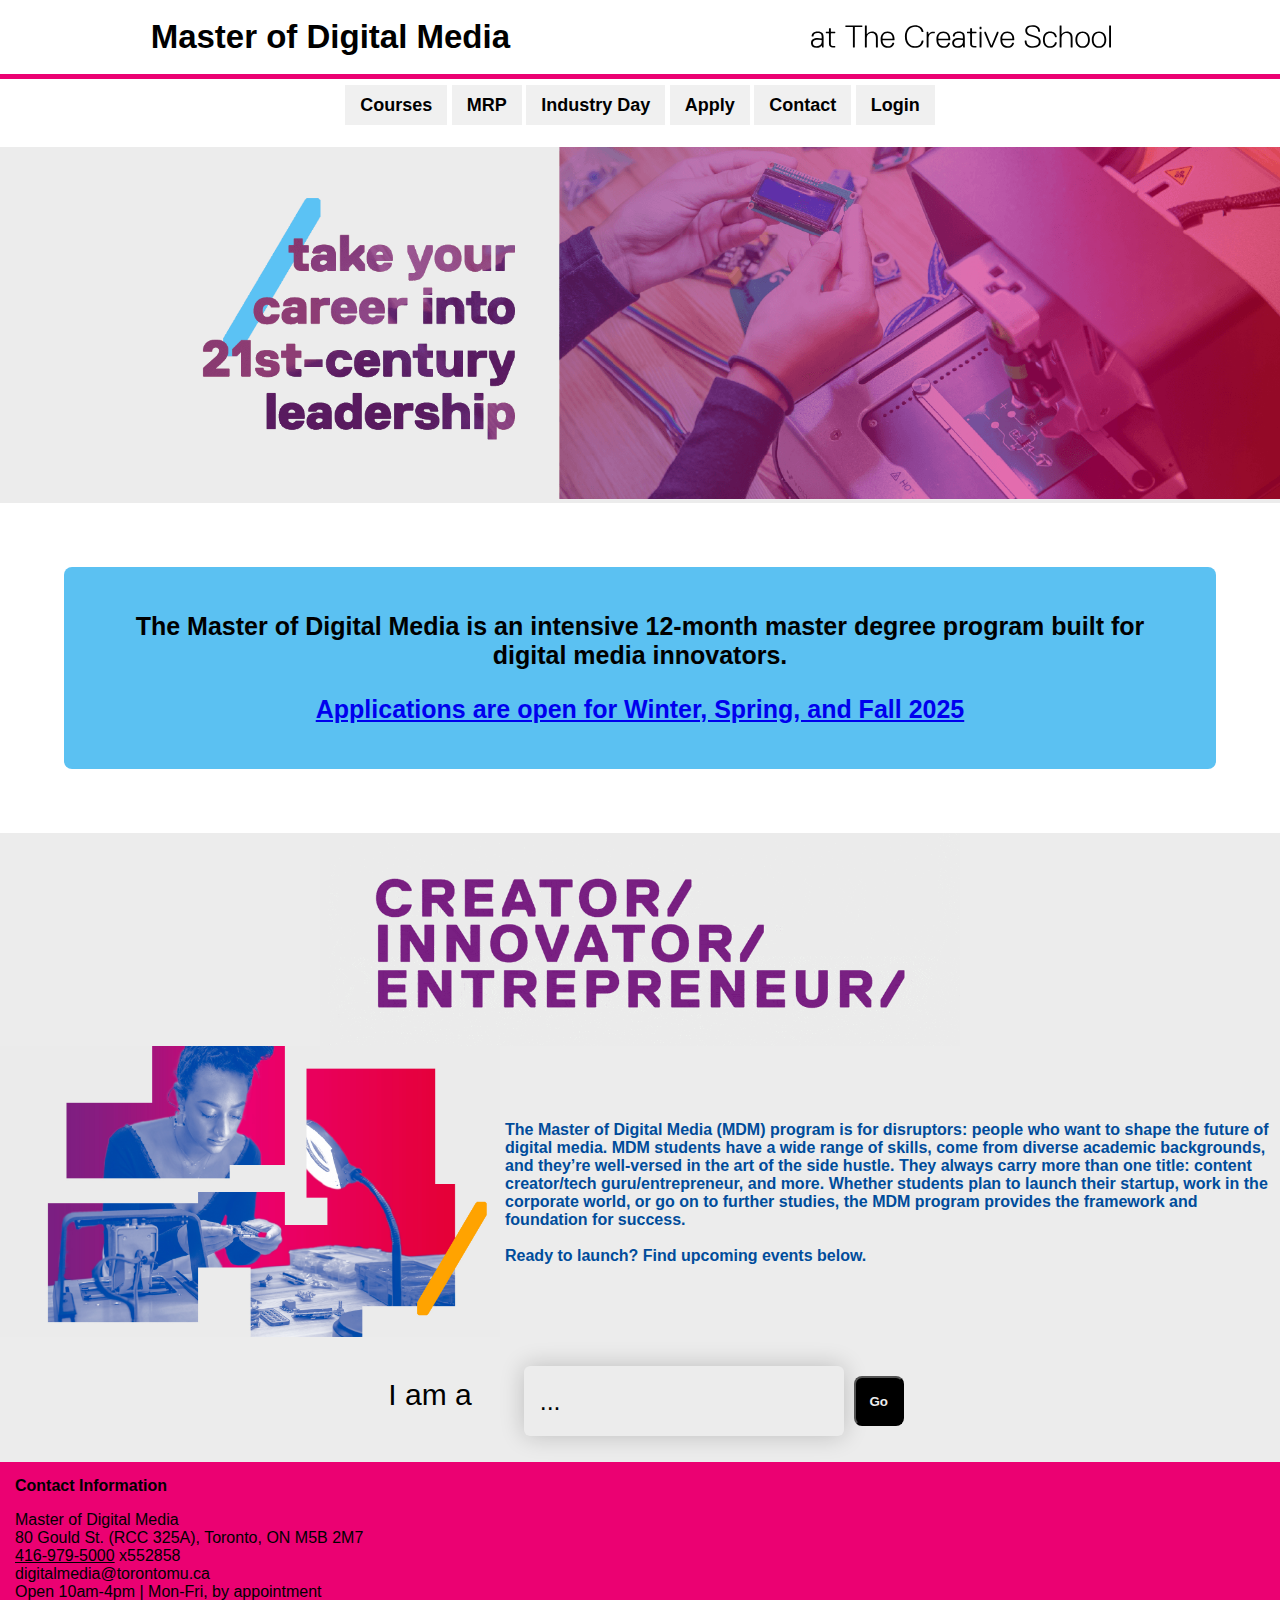
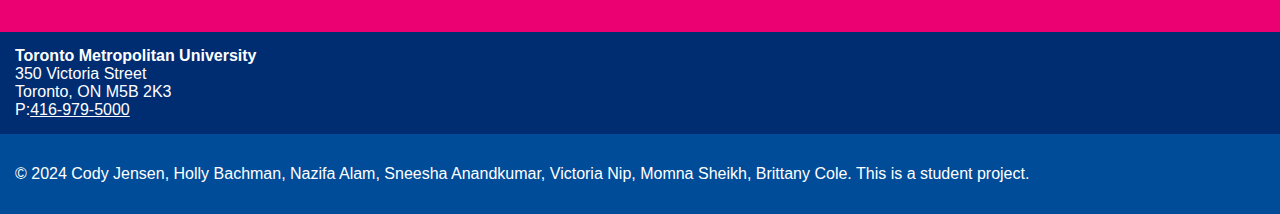
<file: index.html>
<!DOCTYPE html>
<html lang="en">
    <head>
        <meta charset="UTF-8">
        <title>Landing Page</title>
        <link rel="stylesheet" href="./css/common.css">
        <link rel="stylesheet" href="./css/landing.css">
    </head>
    <body>
        <div class ="heading-wrapper">
            <div class="site-heading">
                <h1 class="site-heading-a" > <a href="/index.html"> Master of Digital Media  </a> </h2>
            <a href="https://www.torontomu.ca/the-creative-school/" class="logoContainer">
                <img src= "./branding/at-the-creative-school.svg" alt="The Creative School" width="300"height="23">
            </a>
            </div>
        </div>
                
     <!-- NAV BAR -->
        <div class="nav-break"> </div>
        <div class="horizontal-nav"> 
            <div class="container"> 
                <div class="row">
                    <nav class="horizontal-navigation">
                        <ul class="navbar">                      
                            <li>
                                <a href="pages/courses.html"> Courses </a>
                            </li>

                            <li>
                                <a href="pages/mrp.html"> MRP </a>
                            </li>

                            <li>
                                <a href="pages/industry-day.html"> Industry Day </a>
                            </li>

                            <li>
                                <a href="pages/apply.html"> Apply </a>
                            </li>

                            <li>
                                <a href="pages/contact.html"> Contact </a>
                            </li>

                            <li>
                                <a href="pages/login.html"> Login </a>
                            </li>
                        </ul>
                    </nav>
                </div>
            </div>
        </div>

    <!-- CONTENT -->

        <div class="grey-bkg">
            <div id="image-centre">
                    <img 
                    width="100%"
                    src="./images/index/21st-century-leadership.png">
            </div>
            
       </div>

       <div class="title-banner">
        <p>The Master of Digital Media is an intensive 12-month master degree program built for digital media innovators.</p>
       <p style="display: flex; text-align: center; justify-content: center;"> <a href="https://www.torontomu.ca/master-digital-media/admissions/"> Applications are open for Winter, Spring, and Fall 2025 </a> </p>

       </div>
       
       <div class="grey-bkg">
            <img
            width="50%"
            style="display: flex; text-align: center; justify-content: center;"
            src="./images/index/creator-innovator.gif">
       </div>
      
    <div>
        <div class="grey-bkg-two">
            <div id="img">
                <img width=500px src="./images/index/mdm_image-pixel-block.jpg">
            </div>           
            
            <div class="flex-column">
                
                <div>    
                    <p id="blue-bold-text">
                        The Master of Digital Media (MDM) program is for disruptors: people who want to shape the future of digital media. MDM students have a wide range of skills, come from diverse academic backgrounds, and they’re well-versed in the art of the side hustle. They always carry more than one title: content creator/tech guru/entrepreneur, and more. Whether students plan to launch their startup, work in the corporate world, or go on to further studies, the MDM program provides the framework and foundation for success.
                        <br><br>
                        Ready to launch? Find upcoming events below.
                    </p>
                </div>
            </div>
        </div>
       
        <div>
            <div class= dropdown-select>
                <p id="iam">I am a</p>
                <select>
                    <option value="empty"> ... </option>
                    <option id="studentOption" value="student">Student</option>
                    <option id="applicantOption" value="applicant">Applicant</option>
                </select>
                <button id="go-button" onclick="getCal()" type="Button"> Go </button> 
            </div> 
        </div>
               
      </div>
  

        <div id="calendar-studentsection"> 
            <div class="news-banner">
                <h3> news & events </h3>
            </div>
            <div class="content-section">
                <div class="student-calendar">
                    <iframe src="https://calendar.google.com/calendar/embed?src=c_e620669b4e79bd592463ef9c33d3e4cb1430eb448e783d1aed29bc005c27ec22%40group.calendar.google.com&ctz=America%2FToronto" style="border: 0" width="800" height="600" frameborder="0" scrolling="no"></iframe>            
                </div> 
                <div class="calendar-studentcontent">    
                    <div class=" calendar-card">
                        <strong> DG8001 - Artifacts from the Future W11 DUE </strong></a>
                        <p class="small-date-time">
                                November 25, 2024
                                <br>6:00PM - 9:00PM
                        </p>
                    </div>
                    <div class=" calendar-card">
                        <strong>DG8002 - Website Project DUE  </strong></a>
                        <p class="small-date-time">
                                November 26, 2024
                                <br>6:00PM
                        </p>                </div>        
                    <div class=" calendar-card">
                        <strong>DG8003 - Final Prototype Presentation (WED) </strong></a>
                        <p class="small-date-time">
                                November 27, 2024
                                <br>1:00 PM
                        </p>                </div>  
                    <div class=" calendar-card">
                        <strong>DG8003 - Final Prototype Presentation (FRI) </strong></a>
                        <p class="small-date-time">
                                November 29 2024
                                <br>2:30 PM
                        </p>  
                    </div>
                </div>          
            </div>
        </div>    

        <div id="calendar-applicantsection"> 
            <div class="news-banner">
                <h3> news & events </h3>
            </div>
            <div class="content-section">
                <div class="applicant-calendar">
                    <iframe src="https://calendar.google.com/calendar/embed?src=c_09f70b8ad40a180e544d20e7c87504c88f69145da47f6b8188a8b93b9fd55478%40group.calendar.google.com&ctz=America%2FToronto" style="border: 0" width="800" height="600" frameborder="0" scrolling="no"></iframe>          
                </div> 

                <div class="calendar-applicantcontent">    
                    <div class=" calendar-card">
                            <a href="https://www.torontomu.ca/master-digital-media/news-events/2024/11/open-house-master-of-digital-media/"> 
                                <strong>MDM Demo Class  </strong></a>
                            <p class="small-date-time">
                                November 09, 2024
                                <br>11:00 AM EST - 2:00 PM EST
                                <br>Rogers Communications Centre, 80 Gould St
                            </p>
                    </div>
                    <div class=" calendar-card">
                        <a href="https://www.torontomu.ca/master-digital-media/news-events/2024/12/info-session-master-of-digital-media1/"> 
                            <strong>Online Info Session: Master of Digital Media</strong></a>
                        <p class="small-date-time">
                            December 03, 2024
                            <br>2:00 PM EST - 3:00 PM EST
                            <br> Online
                        </p>
                    </div>        
                    <div class=" calendar-card">
                        <a href="https://www.torontomu.ca/master-digital-media/news-events/2024/12/industry-day-14/"> 
                            <strong>Master of Digital Media Industry Day 14.0</strong></a>
                        <p class="small-date-time">
                            December 04, 2024
                            <br>4:00 PM EST - 8:00 PM EST
                            <br> Rogers Communications Centre, 80 Gould St
                        </p>
                    </div>  
                    <div class=" calendar-card">
                        <a href="https://www.torontomu.ca/master-digital-media/news-events/2025/01/info-session-master-of-digital-media1/"> 
                            <strong>Online Info Session: Master of Digital Media</strong></a>
                        <p class="small-date-time">
                            January 23, 2025
                            <br> 11:00 AM EST - 12:00 PM EST
                            <br> Online
                        </p>
                    </div>
                </div> 
            </div>
        </div>
   
    </body>    

    <!-- FOOTER -->
        <footer class="local-foot">
            <div class="container">
                <strong> Contact Information </strong>
                <p> 
                    Master of Digital Media
                    <br>
                     80 Gould St. (RCC 325A), Toronto, ON M5B 2M7
                    <br>
                    <a href="tel:+14169795000">416-979-5000</a>
                     x552858
                    <br>
                     digitalmedia@torontomu.ca
                    <br>
                     Open 10am-4pm | Mon-Fri, by appointment
                </p>
            </div>
        </footer>

        <footer class="global-foot global-top-foot">
            <div class="container">
                <strong>Toronto Metropolitan University</strong>
                <br>
                350 Victoria Street
                <br>
                 Toronto, ON M5B 2K3
                <br>
                P:<a href="tel:+1416979500">416-979-5000</a>
            </div>
        </footer>        
    </body>
    <footer class="global-foot global-bot-foot">
        <div class="container">
            <p>&copy; 2024 Cody Jensen, Holly Bachman, Nazifa Alam, Sneesha Anandkumar, Victoria Nip, Momna Sheikh, Brittany Cole. This is a student project.</p>
        </div>
    </footer>

    <script src="./js/hover.js"></script>
    <script src="./js/dropdown.js"></script>
</html>
</file>
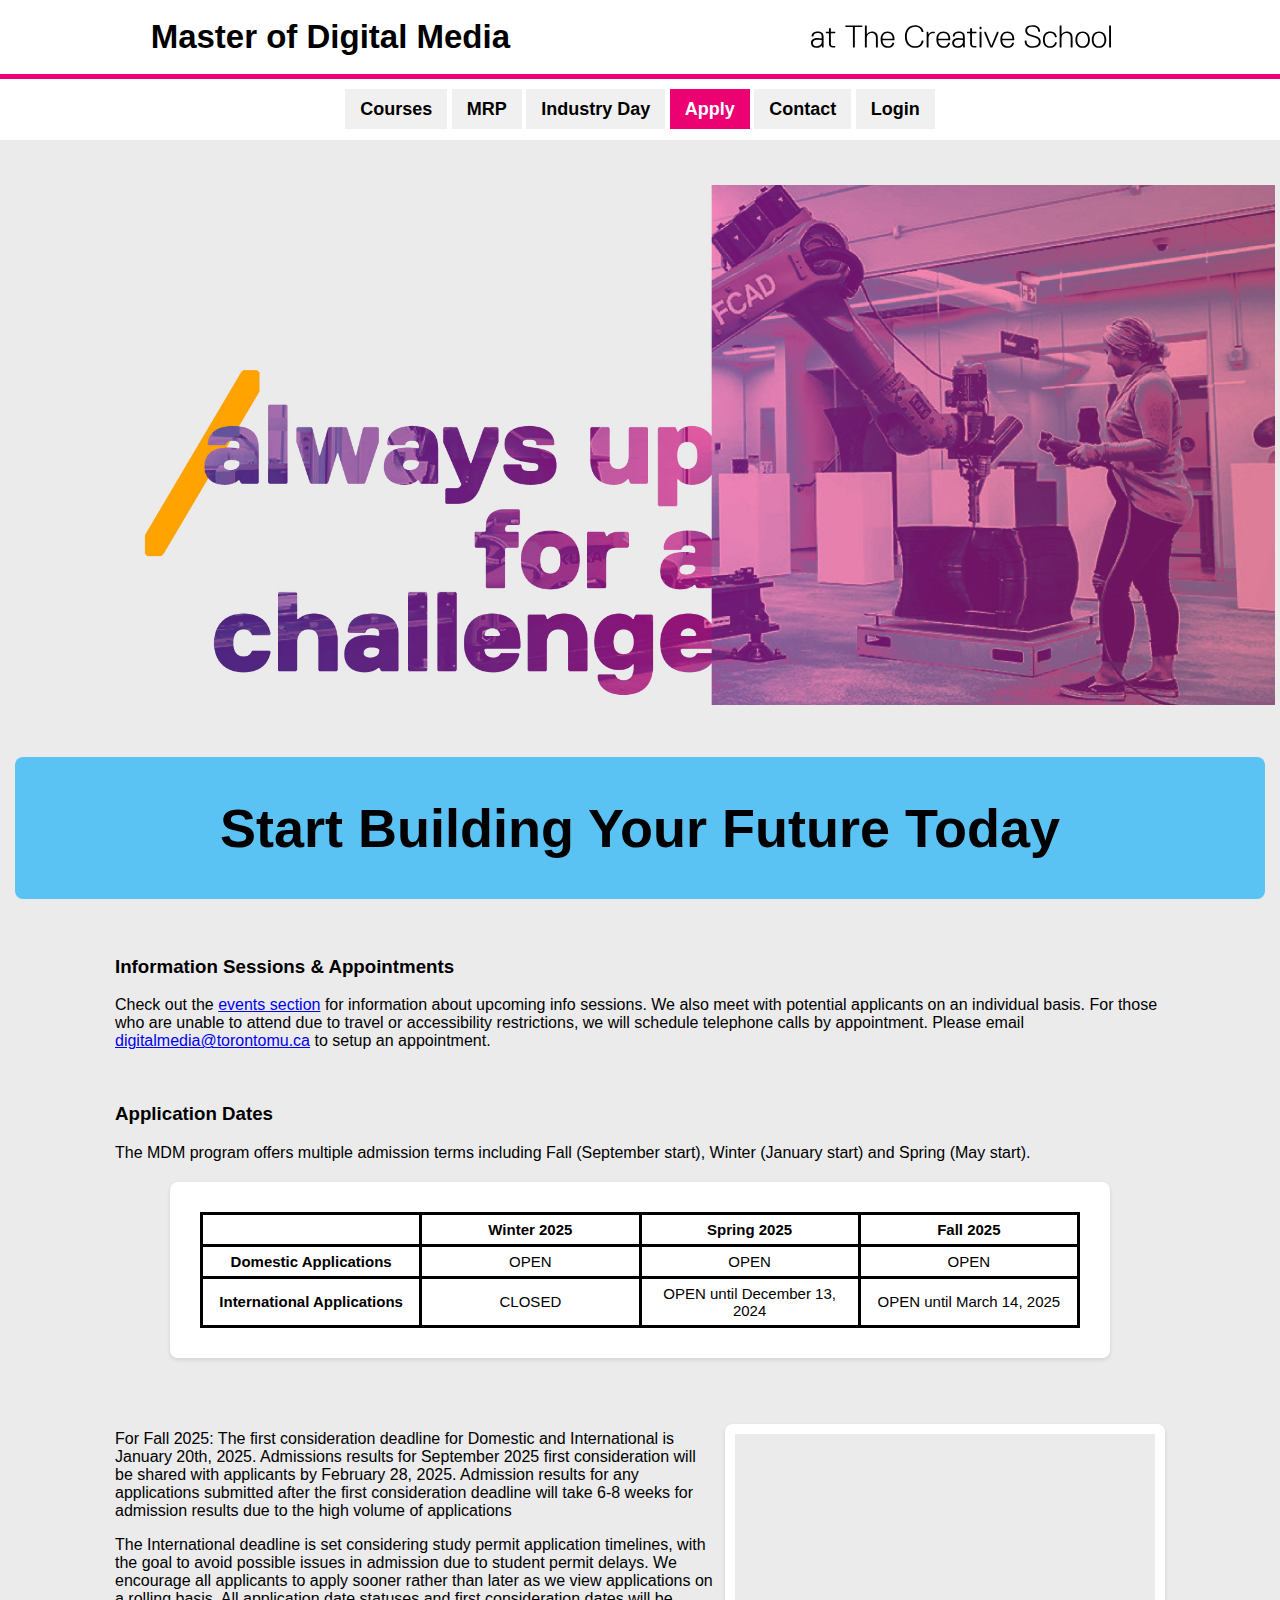
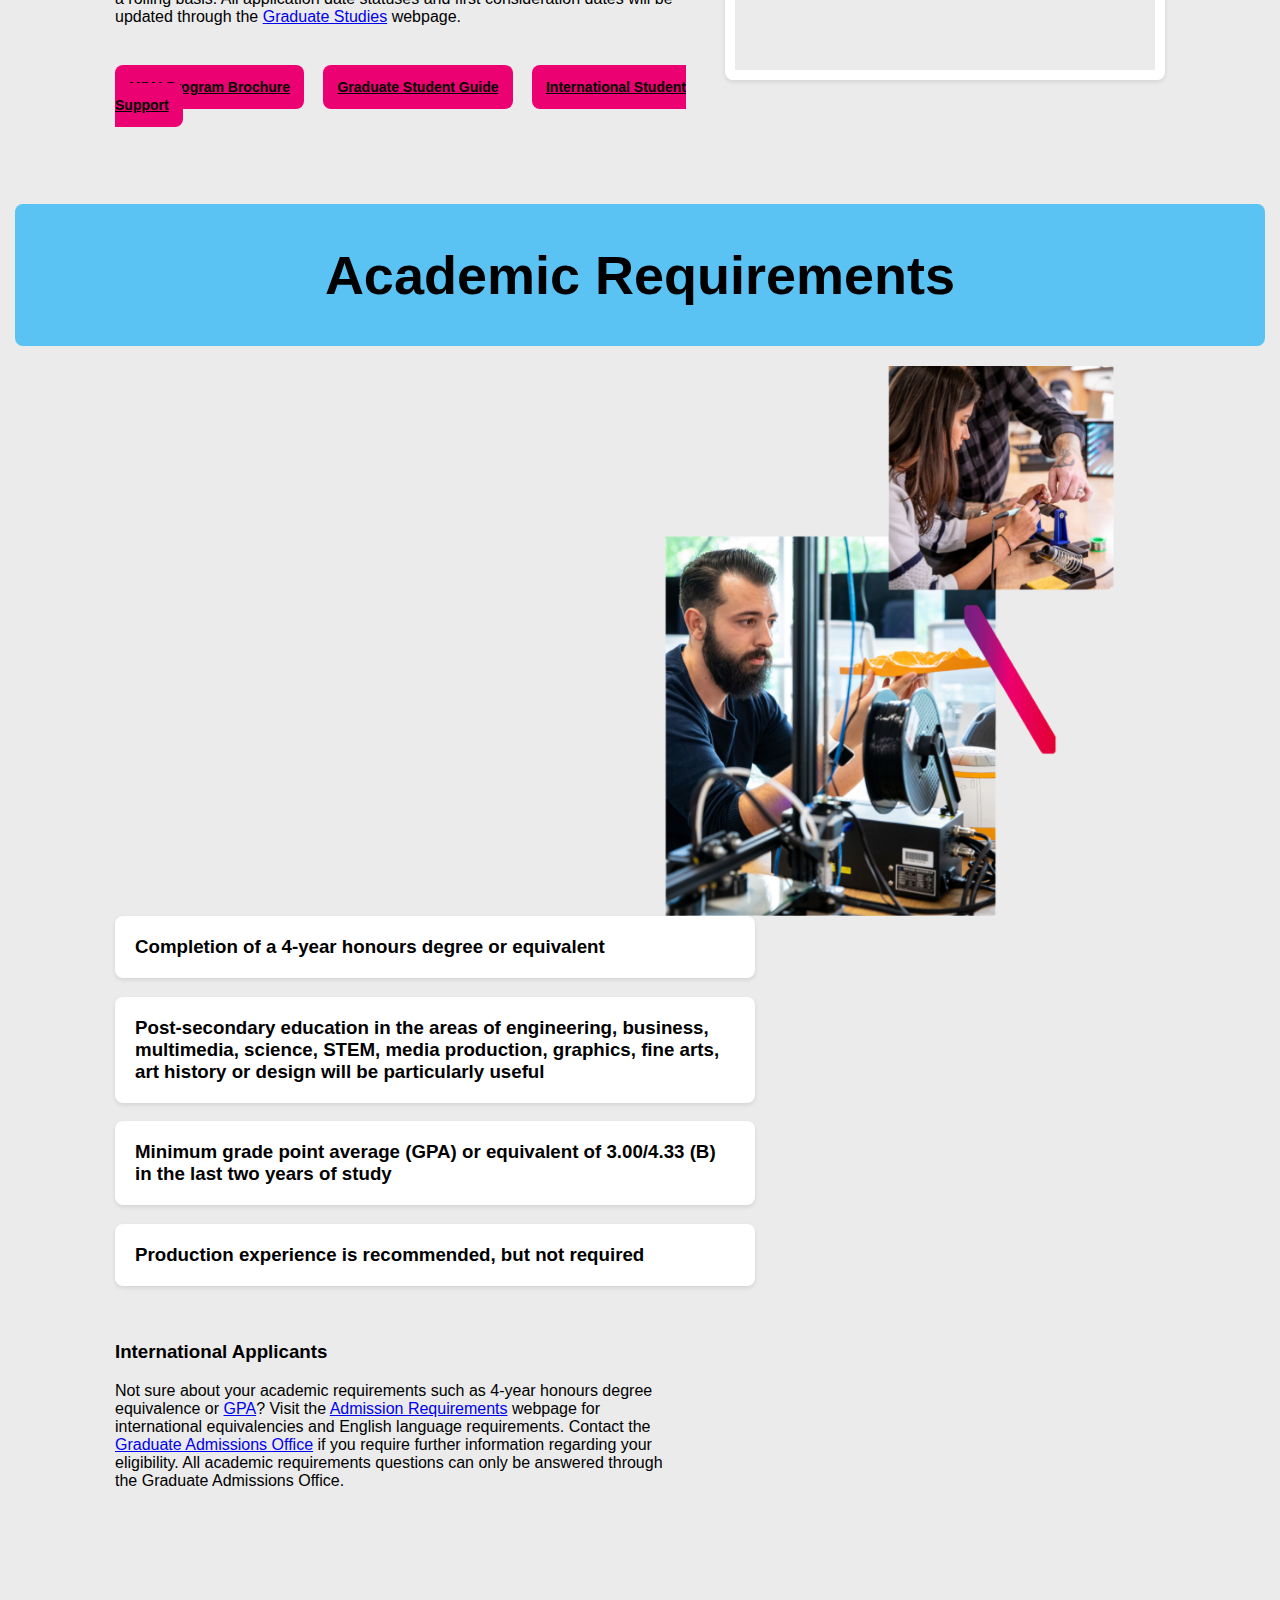
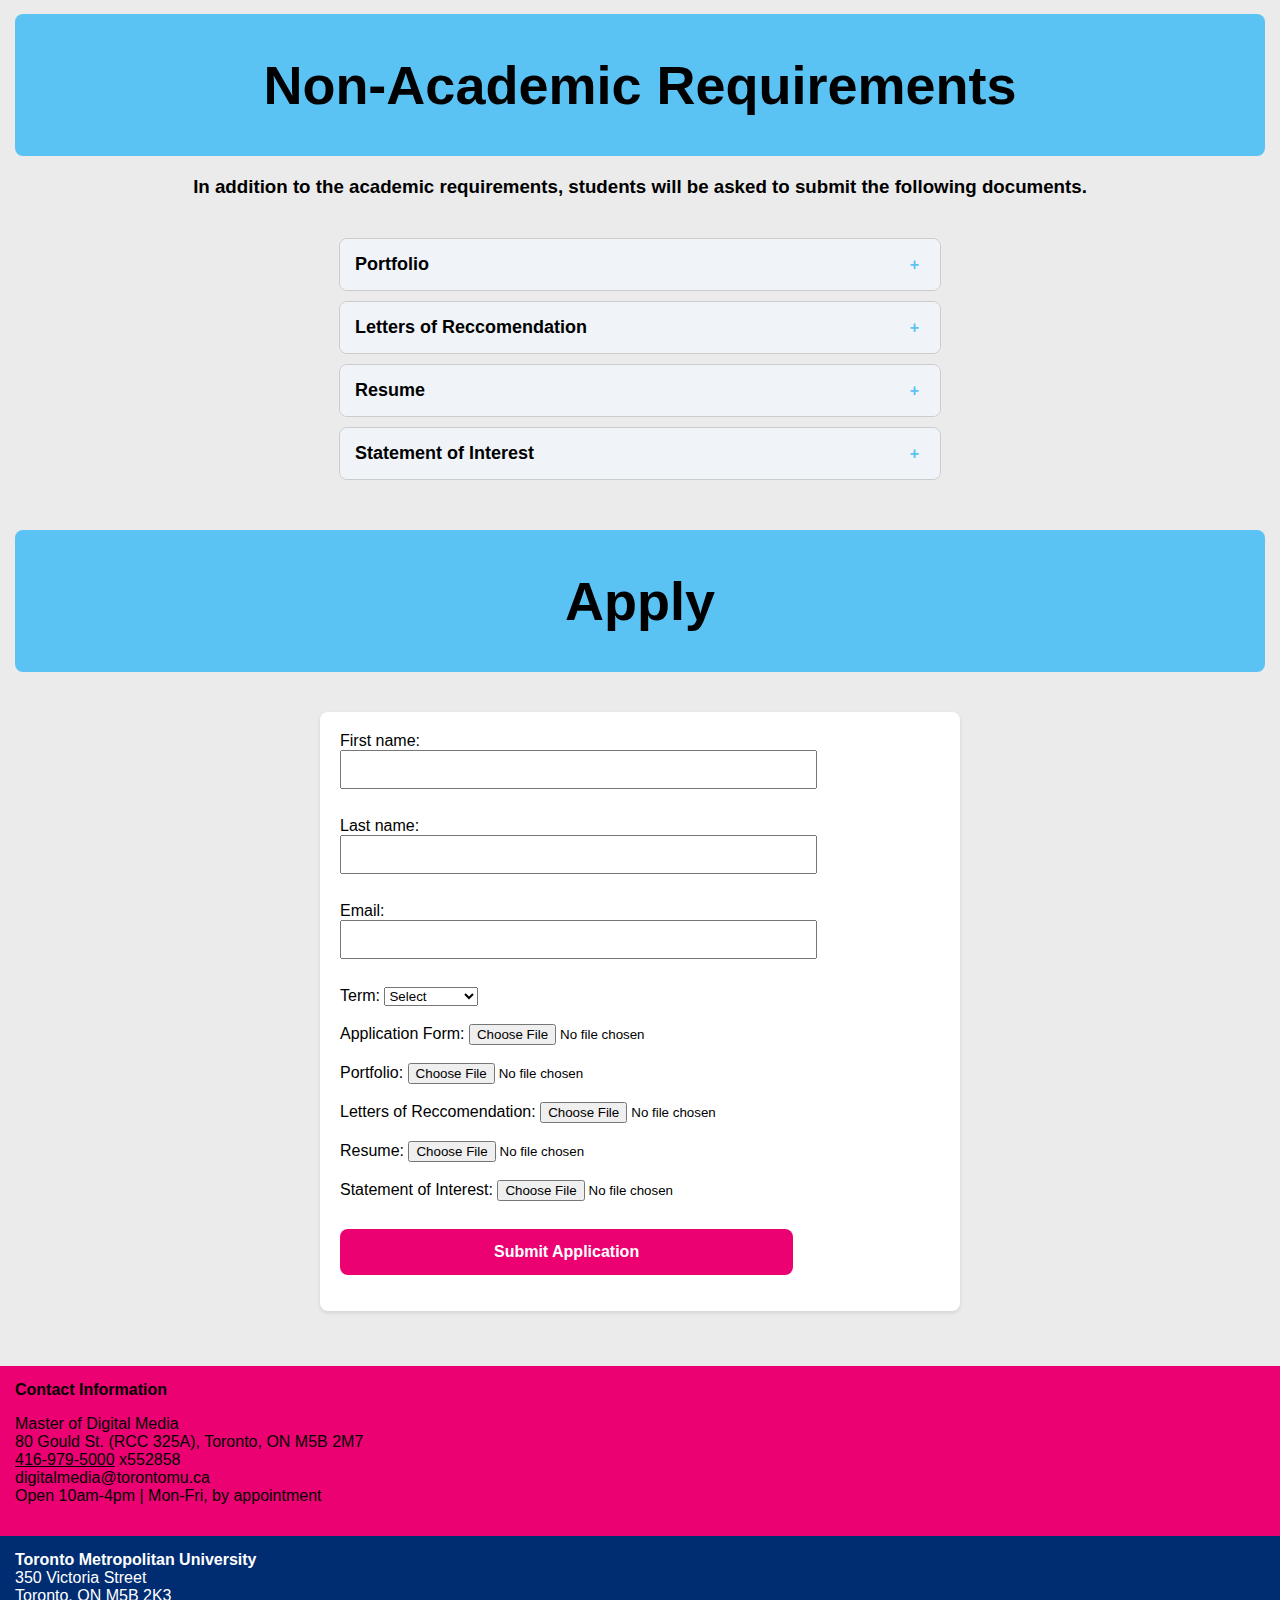
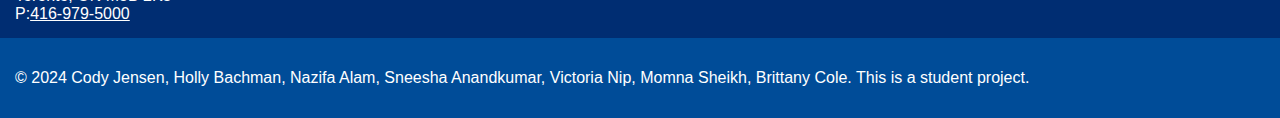
<file: pages/apply.html>
<!DOCTYPE html>
<html lang="en">
    <head>
        <meta charset="UTF-8">
        <title>Application Page</title>
        <link rel="stylesheet" href="../css/common.css">
        <link rel="stylesheet" href="../css/apply.css">
    </head>
    <body>

        <div class ="heading-wrapper">
            <div class="site-heading">
                <h1 class="site-heading-a" > <a href="../index.html"> Master of Digital Media  </a> </h2>
            <a href="https://www.torontomu.ca/the-creative-school/" class="logoContainer">
                <img src= "../branding/at-the-creative-school.svg" alt="The Creative School" width="300"height="23">
            </a>
            </div>
        </div>

        <!-- NAV BAR -->
        <div class="nav-break"> </div>
        <div class="horizontal-nav"> 
            <div class="container"> 
                <div class="row">
                    <nav class="horizontal-navigation">
                        <ul class="navbar">                      
                            <li>
                                <a href="courses.html"> Courses </a>
                            </li>

                            <li>
                                <a href="mrp.html"> MRP </a>
                            </li>

                            <li>
                                <a href="industry-day.html"> Industry Day </a>
                            </li>

                            <li>
                                <a href="apply.html" class="active"> Apply </a>
                            </li>

                            <li>
                                <a href="contact.html"> Contact </a>
                            </li>

                            <li>
                                <a href="login.html"> Login </a>
                            </li>
                        </ul>
                    </nav>
                </div>
            </div>
        </div>

        <!-- CONTENT -->
        <div class="content container">
            

             <!-- BANNER SECTION --> 
            <div id="topimg">
                <img src= "../images/apply/mdm_hero-admissions.jpg" width="1200em">
            </div>
            <br>
            <section class="banner">
                <h1>Start Building Your Future Today</h1>
            </section>
            <br>
            <h3 class="pagetext">Information Sessions & Appointments</h3>
            <p class="pagetext">Check out the <a href="https://www.torontomu.ca/master-digital-media/news-events/">events section</a> for information about upcoming info sessions. We also meet with potential applicants on an individual basis. For those who are unable to attend due to travel or accessibility restrictions, we will schedule telephone calls by appointment. Please email <a href="digitalmedia@torontomu.ca">digitalmedia@torontomu.ca</a> to setup an appointment.</p>
            <br>
            <h3 class="pagetext">Application Dates</h3>
            <p class="pagetext">The MDM program offers multiple admission terms including Fall (September start), Winter (January start) and Spring (May start).</p>
            <div class="application-dates">
                <table width="100%">
                      <tr>
                            <th> </th>
                            <th>Winter 2025</th>
                            <th>Spring 2025</th>
                            <th>Fall 2025</th>
                          </tr>
                          <tr>
                            <td><strong>Domestic Applications</strong></td>
                            <td>OPEN</td>
                            <td>OPEN</td>
                            <td>OPEN</td>
                          </tr>
                          <tr>
                            <td><strong>International Applications</strong></td>
                            <td>CLOSED</td>
                            <td>OPEN until December 13, 2024</td>
                            <td>OPEN until March 14, 2025</td>
                      </tr>
                </table>
            </div>
            <br>
            <br>
            <div id="mdmvideo">
                <iframe width="420" height="236" src="https://www.youtube.com/embed/kgMpfO40J_o?si=cGSgyN5YD4ISc231" title="YouTube video player" frameborder="0" allow="accelerometer; autoplay; clipboard-write; encrypted-media; gyroscope; picture-in-picture; web-share" referrerpolicy="strict-origin-when-cross-origin" allowfullscreen></iframe>
            </div>
            <p class="videotext">For Fall 2025: The first consideration deadline for Domestic and International is January 20th, 2025. Admissions results for September 2025 first consideration will be shared with applicants by February 28, 2025. Admission results for any applications submitted after the first consideration deadline will take 6-8 weeks for admission results due to the high volume of applications</p>
            <p class="videotext">The International deadline is set considering study permit application timelines, with the goal to avoid possible issues in admission due to student permit delays.

            We encourage all applicants to apply sooner rather than later as we view applications on a rolling basis.

            All application date statuses and first consideration dates will be updated through the <a href="https://www.torontomu.ca/graduate/future-students/apply/application-deadlines/">Graduate Studies</a> webpage.</p>

            <br>
            <br>
            <div class="link-grid">
                <a class="links" href="https://www.torontomu.ca/content/dam/the-creative-school/images/academic-programs/program-brochures/23-24_digital-media.pdf">MDM Program Brochure</a>
                <a class="links" href="https://www.torontomu.ca/graduate/student-guide/">Graduate Student Guide</a>
                <a class="links" href="https://www.torontomu.ca/international/student-support/">International Student Support</a>
            </div>
            <br>
            <br>
            <br>
            <br>
            <br>

    <!-- BANNER SECTION --> 
            <section class="banner">
                <h1>Academic Requirements</h1>
            </section>
            <div id="academicimg">
                <img src= "../images/apply/academics.png" width="550em">
            </div>
            <h3 class="academic">Completion of a 4-year honours degree or equivalent</h3>
            <h3 class="academic">Post-secondary education in the areas of engineering, business, multimedia, science, STEM, media production, graphics, fine arts, art history or design will be particularly useful</h3>
            <h3 class="academic">Minimum grade point average (GPA) or equivalent of 3.00/4.33 (B) in the last two years of study</h3>
            <h3 class="academic">Production experience is recommended, but not required</h3>
            <br>
            <div class="internationalapplicants">
            <h3>International Applicants</h3>
            <p>Not sure about your academic requirements such as 4-year honours degree equivalence or <a href="https://www.torontomu.ca/graduate/future-students/apply/calculating-gpa/">GPA</a>? Visit the <a href="https://www.torontomu.ca/graduate/future-students/apply/requirements/">Admission Requirements</a> webpage for international equivalencies and English language requirements. Contact the <a href="https://www.torontomu.ca/graduate/contact/">Graduate Admissions Office</a> if you require further information regarding your eligibility. All academic requirements questions can only be answered through the Graduate Admissions Office.</p>
            </div>
            <br>
            <br>
            <br>
            <br>
            <br>
            <br>

    <!-- BANNER SECTION --> 
            <section class="banner">
                <h1>Non-Academic Requirements</h1>
            </section>
            <h3 class="bodytext">In addition to the academic requirements, students will be asked to submit the following documents.</h3>
            <section class="nonacademic-section">
                <div class="nonacademic-grid">
                    <div class="requirements-card">
                        <div class="card-header">
                            <h3>Portfolio</h3>
                            <button class="toggle-btn">+</button>
                        </div>

                        <div class="card-content">
                            <p>Applicants must demonstrate that they have the necessary background to pursue intensive work in a production-oriented digital media program. A portfolio of your work will be required.</p>
                            <ul>
                                <li>The portfolio should demonstrate your proficiency in your area of specialization or knowledge, whether your background is in business, creative or technical industries.</li>
                                <li>The portfolio may include but is not limited to: video, film, animation, photography, prototype, design, programming code or business planning.</li>
                                <li>The portfolio will need to feature a maximum of <strong>three</strong> examples of your best work.</li>
                                <li>The portfolio may be submitted in text, as a digital media product or a combination of both. PDF upload with links to externally hosted media is preferred.</li>
                                <li>Applicants from a business background should list projects they were involved with and must demonstrate a strong expertise in business.</li>
                                <li>Portfolio evaluation will be a critical component of the admissions process.</li>
                                <li><strong>We do not provide portfolio examples to applicants.</strong></li>
                            </ul>
                        </div>
                        
                    </div>
                    <div class="requirements-card">
                        <div class="card-header">
                            <h3>Letters of Reccomendation</h3>
                            <button class="toggle-btn">+</button>
                        </div>
                        <div class="card-content">
                            <p>Two academic <i>or</i> three professional reference letters <i>or</i> a combination of both are required.</p>
                            <br>
                            <p>If you have been working within the industry for more than two years, all letters can be industry-related references. If you are providing industry related references, three letters will be required.  It is your responsibility to contact the referee before providing their contact information on the online application form to confirm their availability.</p>
                        </div>
                                                
                    </div>
                    <div class="requirements-card">
                        <div class="card-header">
                            <h3>Resume</h3>
                            <button class="toggle-btn">+</button>
                        </div>
                        <div class="card-content">
                            <p>Other program-specific background information such as a resumé/CV and Statement of Interest must be submitted as part of your online application.</p>
                        </div>
                    </div>

                    <div class="requirements-card">
                        <div class="card-header">
                            <h3>Statement of Interest</h3>
                            <button class="toggle-btn">+</button>
                        </div>
                        <div class="card-content">
                            <p>The following are a few recommendations for the Statement of Interest:</p>
                            <ul>
                                <li>Length: 2 pages</li>
                                <li>Area of interest in digital media</li>
                                <li>Business idea, if an applicant has one. It is fine if an applicant is unsure when applying to the program. It is also fine if an applicant is interested in the artistic aspect of digital media and not the entrepreneurial aspect</li>
                                <li>Goals or expectations upon completion of the MDM program</li>
                            </ul>
                            <p><strong>Interviews may be required.</strong> We will contact applicants who require an interview.  In cases where distance is prohibitive, the interview may be facilitated by other means such as Zoom, Skype or teleconference.</p>
                        </div>
                    </div>
                </div>
            </section>


        <!-- BANNER SECTION --> 
            <section class="banner">
                <h1>Apply</h1>
            </section>
            <div class="apply-card">  
                <form name="apply">
                      <label for="fname">First name:</label>
                      <input type="text" id="fname" name="fname"><br><br>
                      <label for="lname">Last name:</label>
                      <input type="text" id="lname" name="lname"><br><br>
                      <label for="email">Email:</label>
                      <input type="email" id="email" name="email"><br><br>
                      <label for="term">Term:</label>
                      <select name="term" id="term">
                            <option value="select">Select</option>
                            <option value="winter">Winter 2025</option>
                            <option value="spring">Spring 2025</option>
                            <option value="fall">Fall 2025</option>
                      </select>
                      <br>
                      <br>
                      <label for="applicationForm">Application Form:</label>
                      <input type="file" id="applicationForm" name="applicationForm"><br><br>
                      <label for="portfolio">Portfolio:</label>
                      <input type="file" id="portfolio" name="portfolio"><br><br>
                      <label for="letters">Letters of Reccomendation:</label>
                      <input type="file" id="letters" name="letters"><br><br>
                      <label for="resume">Resume:</label>
                      <input type="file" id="resume" name="resume"><br><br>
                      <label for="statement">Statement of Interest:</label>
                      <input type="file" id="statement" name="statement"><br><br>
                      <button id="submitButton">Submit Application</button>
                      <p id="confirmMessage"></p>
                </form>
            </div>

            <script>
            ////variable declarations (step 1)///
            var button1=document.getElementById("submitButton");
            var confirmationMessage=document.querySelector("#confirmMessage");
            const requirementCards=document.querySelectorAll('.requirements-card');

            ////event listeners (step 3)///
            button1.addEventListener("click", submitApplication);


            ///////function defs (step 2)///////
            function submitApplication(event) {
             // Prevent form submission (page reload)
                 event.preventDefault();

                var firstNameDisplay = document.forms["apply"]["fname"].value;
                var lastNameDisplay = document.forms["apply"]["lname"].value;
                var emailAddressDisplay = document.forms["apply"]["email"].value;
                var startTermDisplay = document.forms["apply"]["term"].value;
                var applicationFormDisplay = document.forms["apply"]["applicationForm"].value;
                var portfolioDisplay = document.forms["apply"]["portfolio"].value;
                var lettersDisplay = document.forms["apply"]["letters"].value;
                var resumeDisplay = document.forms["apply"]["resume"].value;
                var statementDisplay = document.forms["apply"]["statement"].value;


                if(firstNameDisplay.trim() === "" || lastNameDisplay.trim() === "" || emailAddressDisplay.trim() === "" || startTermDisplay === "select" || applicationFormDisplay === "" || portfolioDisplay === "" || lettersDisplay === "" || resumeDisplay === "" || statementDisplay === "") {
                    confirmationMessage.textContent="There is an error in your application. Please review and try again.";
                    confirmationMessage.style.color="red";
                    confirmationMessage.style.fontWeight="bold";
                }
                else{
                    confirmationMessage.textContent="Application submitted!";
                    confirmationMessage.style.color="green";
                    confirmationMessage.style.fontWeight="bold";
                }
            }

              requirementCards.forEach(card => {
                  card.addEventListener('click', function () {
                      const toggleButton = this.querySelector('.toggle-btn');
                      const content = this.querySelector('.card-content');

                      // Toggle content visibility
                      if (content.style.display === "none" || content.style.display === "") {
                          content.style.display = "block";
                          toggleButton.textContent = "-";  // Change button to "-" when expanded
                      } else {
                          content.style.display = "none";
                          toggleButton.textContent = "+";  // Change button to "+" when collapsed
                      }
                  });
              });

        </script>
            


        </div>

        <!-- FOOTER -->
        <footer class="local-foot">
            <div class="container">
                <strong> Contact Information </strong>
                <p> 
                    Master of Digital Media
                    <br>
                     80 Gould St. (RCC 325A), Toronto, ON M5B 2M7
                    <br>
                    <a href="tel:+14169795000">416-979-5000</a>
                     x552858
                    <br>
                     digitalmedia@torontomu.ca
                    <br>
                     Open 10am-4pm | Mon-Fri, by appointment
                </p>
            </div>
        </footer>

        <footer class="global-foot global-top-foot">
            <div class="container">
                <strong>Toronto Metropolitan University</strong>
                <br>
                350 Victoria Street
                <br>
                 Toronto, ON M5B 2K3
                <br>
                P:<a href="tel:+1416979500">416-979-5000</a>
            </div>
        </footer>        
    </body>
    <footer class="global-foot global-bot-foot">
        <div class="container">
            <p>&copy; 2024 Cody Jensen, Holly Bachman, Nazifa Alam, Sneesha Anandkumar, Victoria Nip, Momna Sheikh, Brittany Cole. This is a student project.</p>
        </div>
    </footer>
</html>
</file>
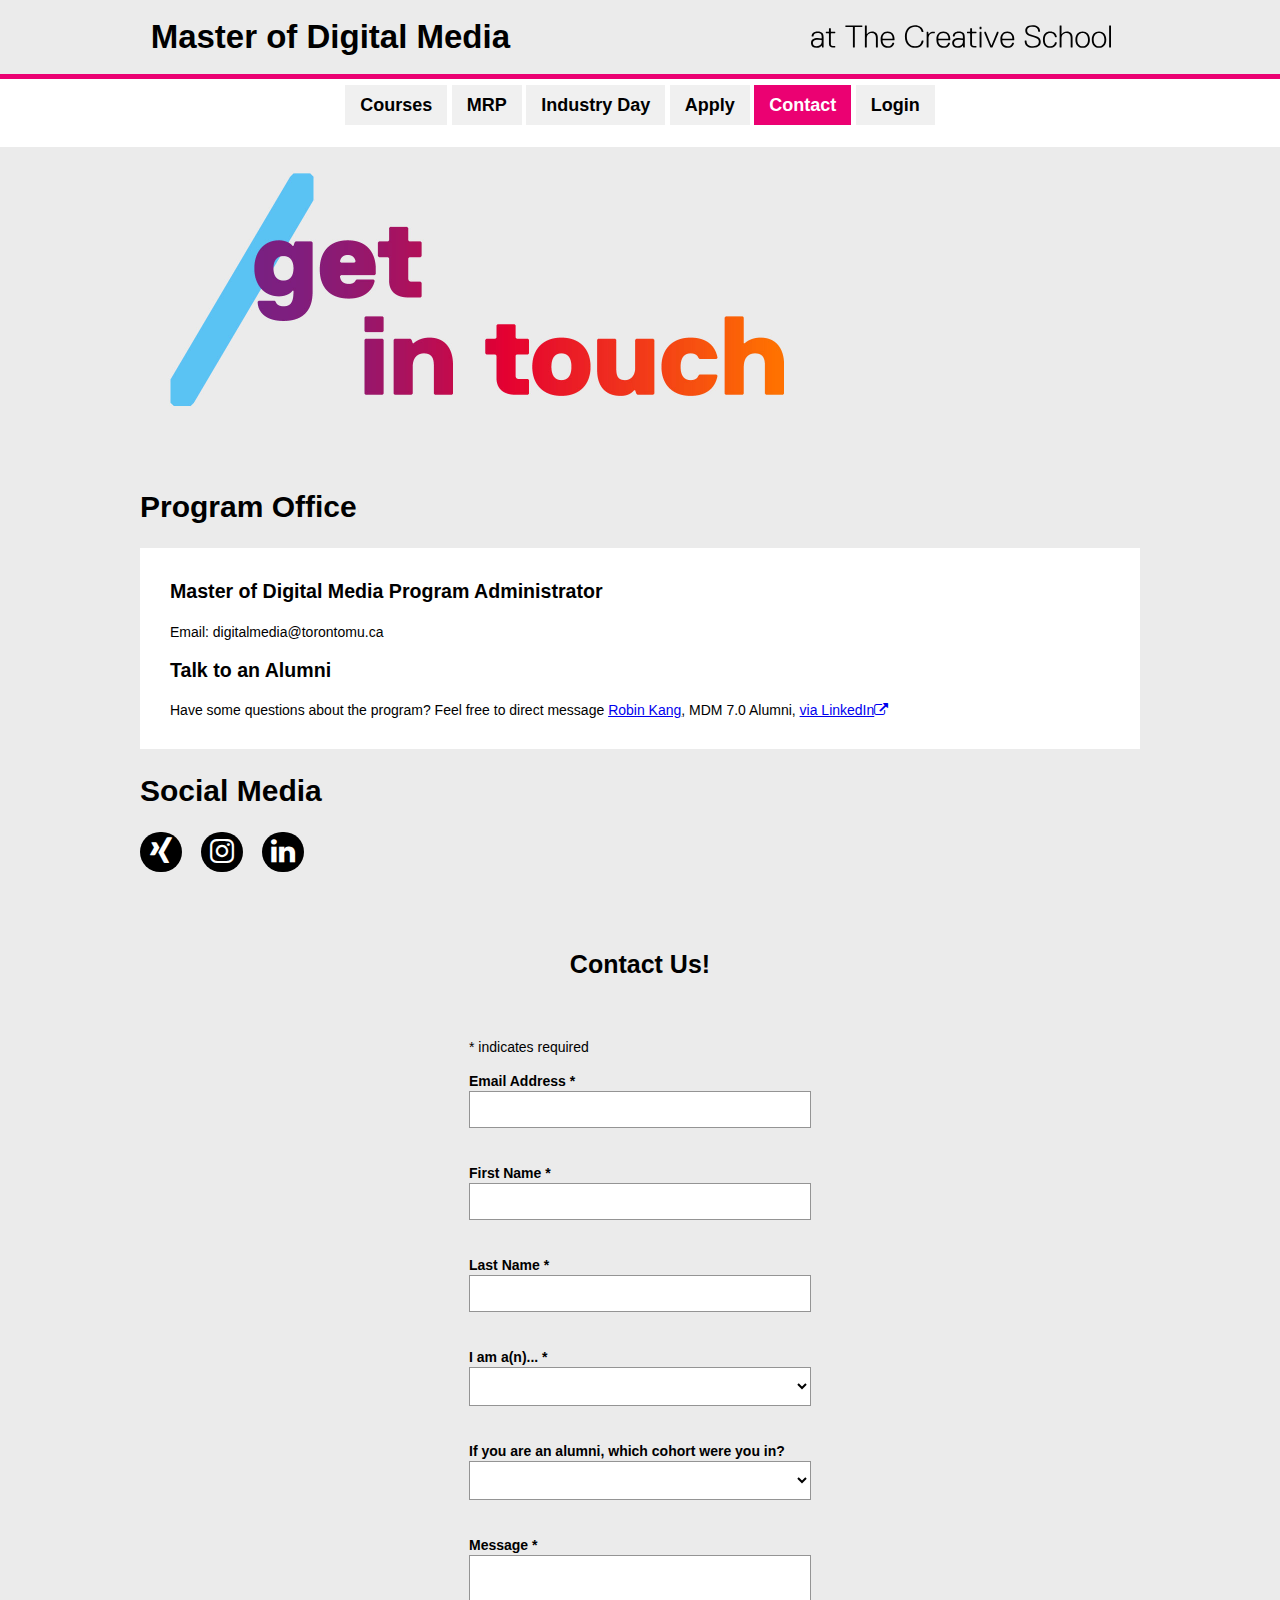
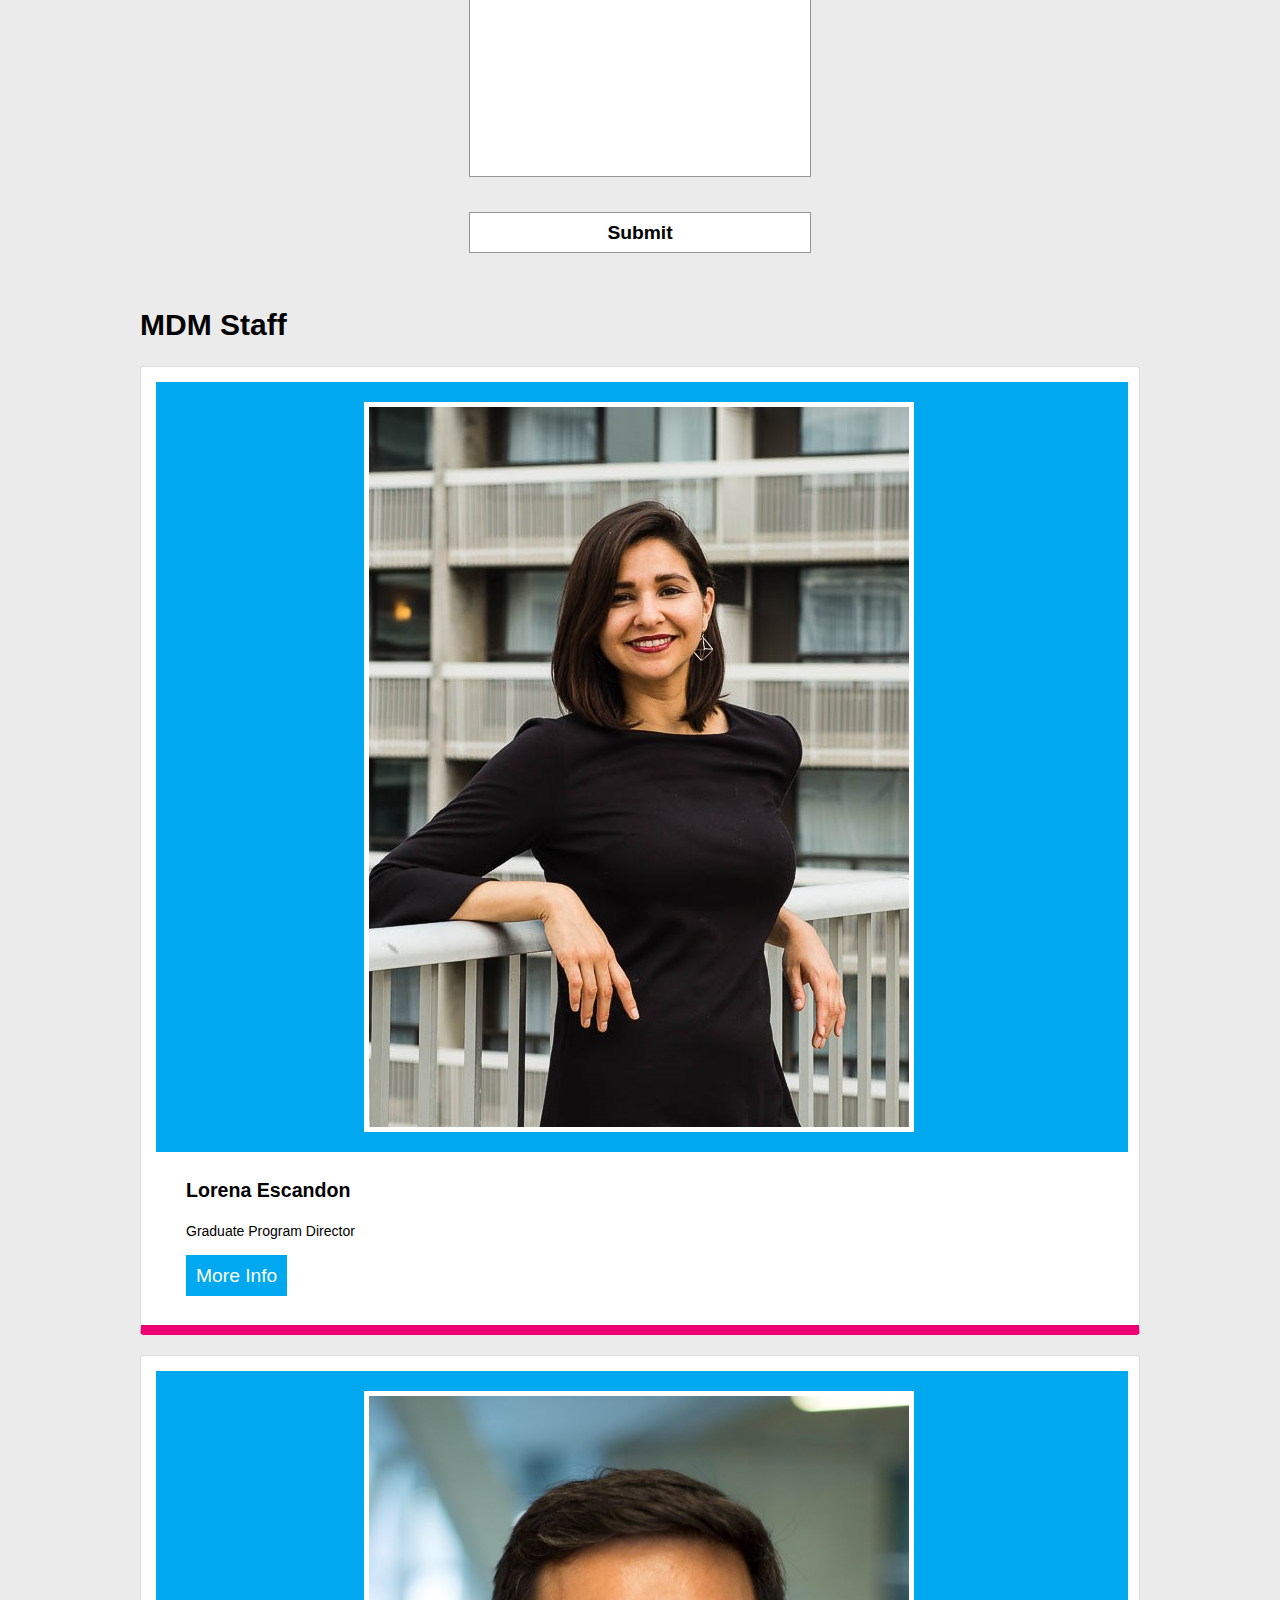
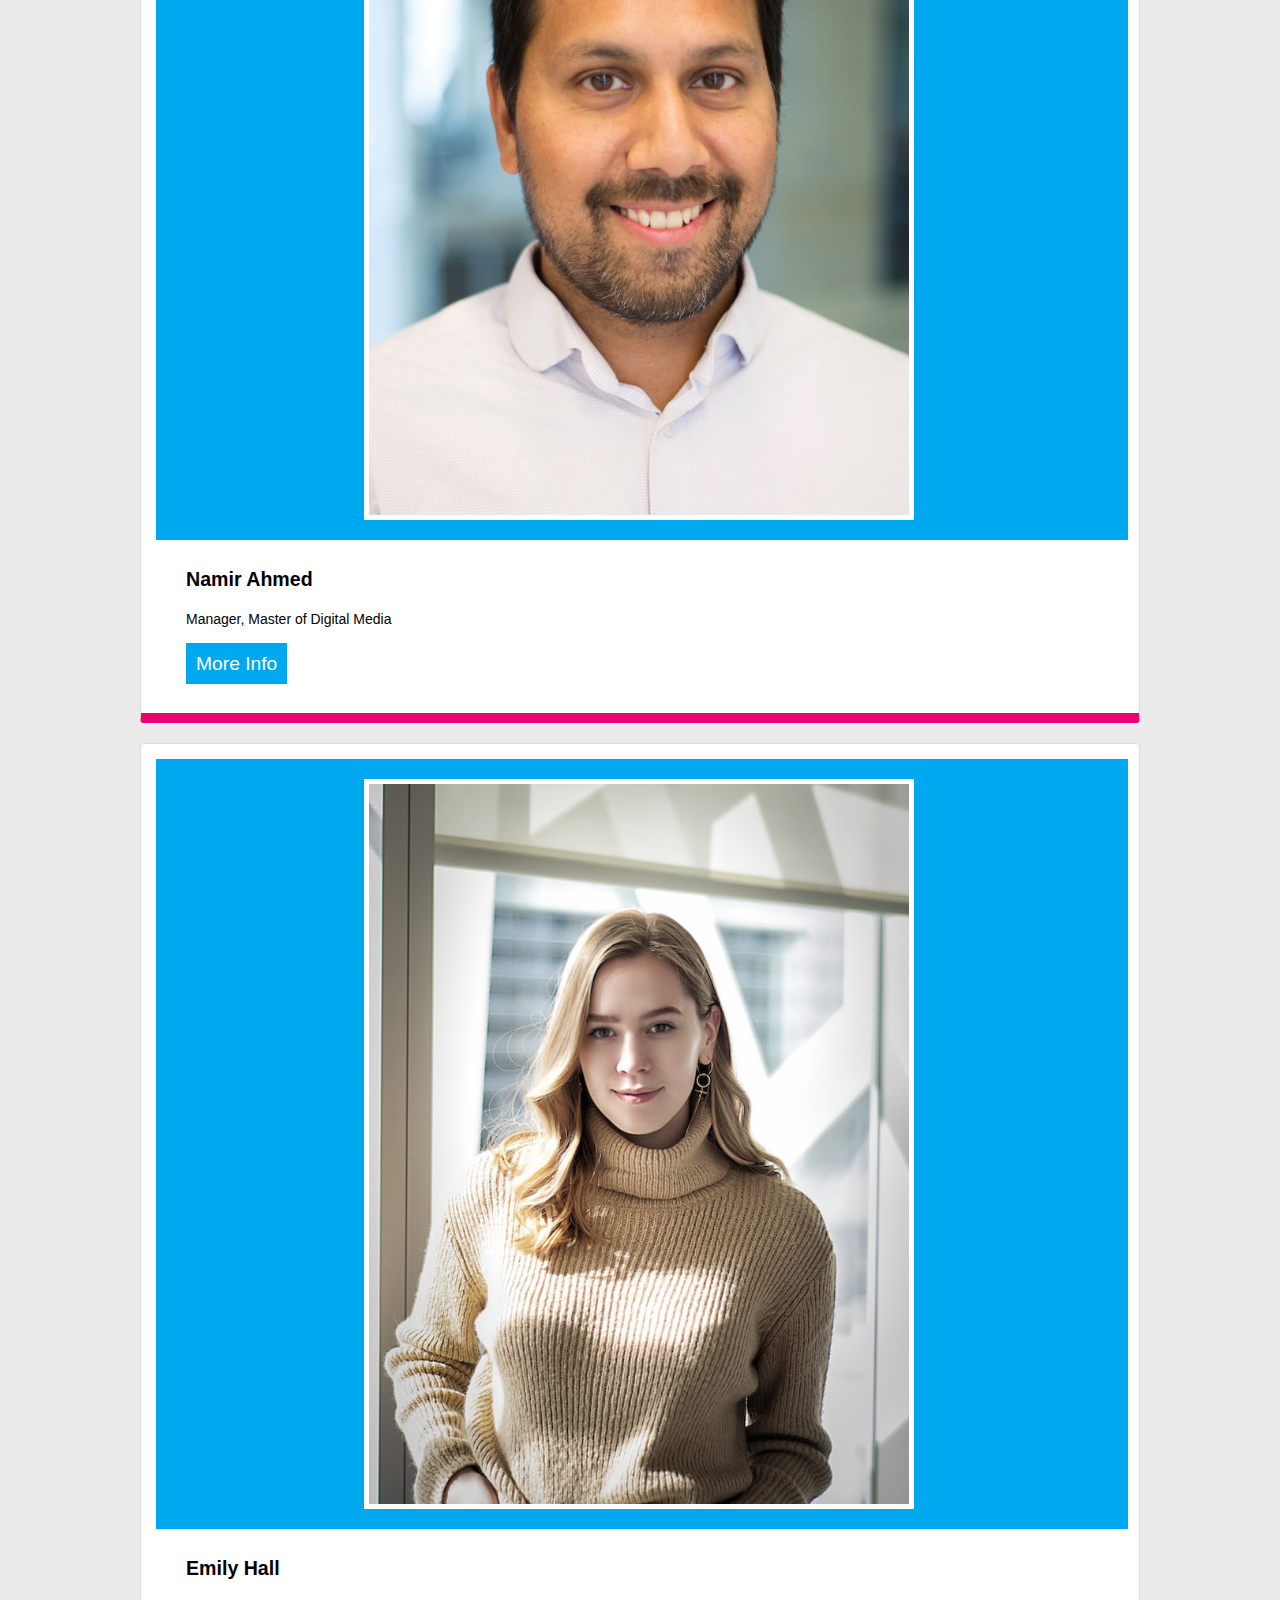
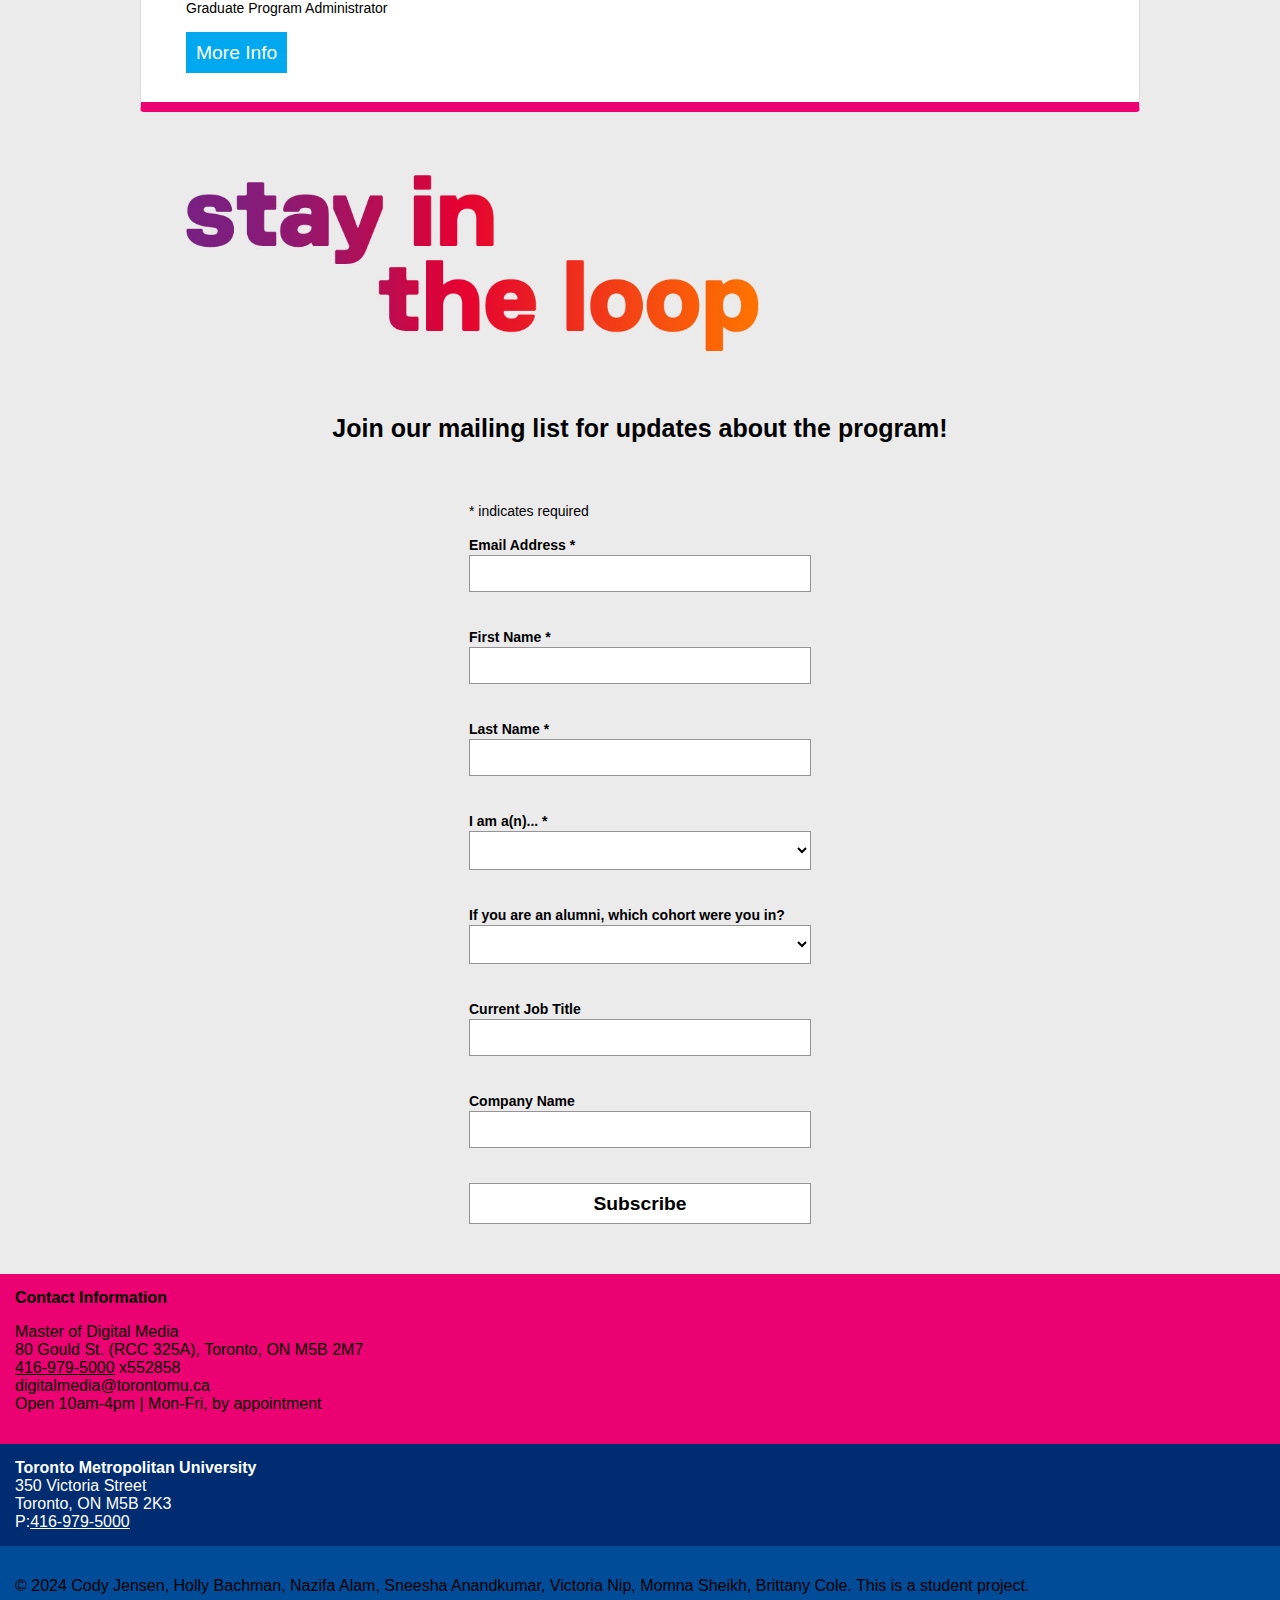
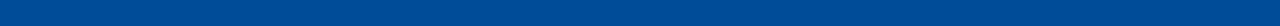
<file: pages/contact.html>
<!DOCTYPE html>
<html lang="en">
<title>Font Awesome Icons</title>
<meta name="viewport" content="width=device-width, initial-scale=1">
<link rel="stylesheet" href="https://cdnjs.cloudflare.com/ajax/libs/font-awesome/4.7.0/css/font-awesome.min.css">
    <head>
        <meta charset="UTF-8">
        <title>Contact Page</title>
        <link rel="stylesheet" href="../css/common.css">
        <link rel="stylesheet" href="../css/contact.css">
    </head>
    <body>

        <div class ="heading-wrapper">
            <div class="site-heading">
                <h1 class="site-heading-a" > <a href="../index.html"> Master of Digital Media  </a> </h2>
            <a href="https://www.torontomu.ca/the-creative-school/" class="logoContainer">
                <img src= "../branding/at-the-creative-school.svg" alt="The Creative School" width="300"height="23">
            </a>
            </div>
        </div>

        <!-- NAV BAR -->
        <div class="nav-break"> </div>
        <div class="horizontal-nav"> 
            <div class="container"> 
                <div class="row">
                    <nav class="horizontal-navigation">
                        <ul class="navbar">                      
                            <li>
                                <a href="courses.html"> Courses </a>
                            </li>

                            <li>
                                <a href="mrp.html"> MRP </a>
                            </li>

                            <li>
                                <a href="industry-day.html"> Industry Day </a>
                            </li>

                            <li>
                                <a href="apply.html"> Apply </a>
                            </li>

                            <li>
                                <a href="contact.html" class="active"> Contact </a>
                            </li>

                            <li>
                                <a href="login.html"> Login </a>
                            </li>
                        </ul>
                    </nav>
                </div>
            </div>
        </div>

        <!-- CONTENT -->
        <div class="contentcontainer">
            <img class="top" src="..\images\contacts\get-in-touch.jpg">
            <h1>Program Office</h1>
            <div class="colorforbox">
                <h2 class="info">Master of Digital Media Program Administrator</h2>
                <p class="info">Email: digitalmedia@torontomu.ca</p>
                <h2 class="info">Talk to an Alumni</h2>
                <p class="info">Have some questions about the program? Feel free to direct message <a href="/content/ryerson/master-digital-media/the-mdm-network/2019-2020/kang-robin.html">Robin Kang</a>, MDM 7.0 Alumni, <a href="https://www.linkedin.com/in/robinkangdigitalmedia/" target="_blank">via LinkedIn<span aria-hidden="true" class="autoIconLink fa fa-external-link"></span></a></p>
            </div>
            <h1>Social Media</h1>
            <ul class="mainList">
                <li class="partList"><a href="https://twitter.com/DigitalMediaTMU"> <i class="fa fa-xing icon-circle alignment" title="twitter" style="color: white;"></i> </a> </li>
                <li class="partList"><a href="https://www.instagram.com/digitalmediatmu/"> <i class="fa fa-instagram icon-circle alignment" title="instagram" style="color: white;"></i> </a> </li>
                <li class="partList"><a href="https://www.linkedin.com/school/ryersonmdm/"> <i class="fa fa-linkedin icon-circle alignment" title="linkedin" style="color: white;"></i> </a> </li>
            </ul>
            <br>
            <br>
            <p class="pspecial"><strong>Contact Us!</strong></p>
            <form id="Emailing" action="javascript:void(0);" onsubmit="submitEmail()">
                <p>* indicates required</p>
                <label for="EMAIL">Email Address *</label> <br>
                <input id="EMAIL" type="email" name="EMAIL" required><br>
                <label for="FNAME">First Name *</label><br>
                <input id="FNAME" type="text" name="FNAME" required><br>
                <label for="LNAME">Last Name *</label><br>
                <input id="LNAME" type="text" name="LNAME" required><br>
                <label for="WHO"> I am a(n)... *</label><br>
                <select id="WHO" name="WHO" required>
                    <option value=""></option>
                    <option value="Alumni">Alumni</option>
                    <option value="Prospective Student">Prospective Student</option>
                    <option value="Industry Rep">Industry Rep</option>
                    <option value="Digital Media Enthusiast">Digital Media Enthusiast</option>
                    <option value="Staff/Faculty">Staff/Faculty</option>
                    <option value="">Other</option>
                </select><br>
                <label for="Alumni">If you are an alumni, which cohort were you in?</label><br>
                <select id="Alumni" name="Alumni">
                    <option value=""></option>
                    <option value="1.0 (2013-14 Cohort)">1.0 (2013-14 Cohort)</option>
                    <option value="2.0 (2014-15 Cohort)">2.0 (2014-15 Cohort)</option>
                    <option value="3.0 (2015-16 Cohort)">3.0 (2015-16 Cohort)</option>
                    <option value="4.0 (2016-17 Cohort)">4.0 (2016-17 Cohort)</option>
                    <option value="5.0 (2017-18 Cohort)">5.0 (2017-18 Cohort)</option>
                    <option value="6.0 (2018-19 Cohort)">6.0 (2018-19 Cohort)</option>
                    <option value="7.0 (2019-20 Cohort)">7.0 (2019-20 Cohort)</option>
                    <option value="8.0 (2020-21 Cohort)">8.0 (2020-21 Cohort)</option>
                    <option value="9.0 (2021-22 Cohort)">9.0 (2021-22 Cohort)</option>
                    <option value="10.0 (2022 Cohort)">10.0 (2022 Cohort)</option>
                    <option value="11.0 (2022-23 Cohort)">11.0 (2022-23 Cohort)</option>
                    <option value="12.0 (2023 Cohort)">12.0 (2023 Cohort)</option>
                    <option value="13.0 (2023-24 Cohort)">13.0 (2023-24 Cohort)</option>
                    <option value="14.0 (2024 Cohort)">14.0 (2024 Cohort)</option>
                    <option value="15.0 (2024-25 Cohort)">15.0 (2024-25 Cohort)</option>
                </select><br>
                <label for="Message">Message *</label><br>
                <input class="inputMessage" id="Message" type="text" name="Message" required><br>
                <input class="formButton" onsubmit="submitEmail()" type="submit" value="Submit">
            </form>

            <h1>MDM Staff</h1>
            <div class="thumbnail">
                <img class="images" src="..\images\contacts\LorenaEscandon.jpg">
                <div class="format">
                <h2>Lorena Escandon</h2>
                <p>Graduate Program Director</p>
                <button class="buttonInfo" onclick="MoreInfo(document.getElementById('discriptionLorena'), 1, this)">More Info</button>
                <p id = 'discriptionLorena' ></p>
                </div>
            </div>

            <div class="thumbnail">
                <img class="images" src="..\images\contacts\NamirAhmed.jpg">
                <div class="format">
                <h2>Namir Ahmed</h2>
                <p>Manager, Master of Digital Media</p>
                <button class="buttonInfo" onclick="MoreInfo(document.getElementById('discriptionNamir'), 2, this)">More Info</button>
                <p id = 'discriptionNamir' ></p>
                </div>
            </div>

            <div class="thumbnail">
                <img class="images" src="..\images\contacts\hallemily.jpg">
                <div class="format">
                <h2>Emily Hall</h2>
                <p>Graduate Program Administrator</p>
                <button class="buttonInfo" onclick="MoreInfo(document.getElementById('discriptionEmily'), 3, this)">More Info</button>
                <p id = 'discriptionEmily' ></p>
                </div>
            </div>
            <img class="bottom" src="..\images\contacts\stay-in-loop.jpg">
            <p  class="pspecial"><strong>Join our mailing list for updates about the program!</strong></p>
            <form id="form" action="javascript:void(0);" onsubmit="submitForm()">
            <p>* indicates required</p>
            <label for="EMAIL">Email Address *</label> <br>
            <input id="EMAIL" type="email" name="EMAIL" required><br>
            <label for="FNAME">First Name *</label><br>
            <input id="FNAME" type="text" name="FNAME" required><br>
            <label for="LNAME">Last Name *</label><br>
            <input id="LNAME" type="text" name="LNAME" required><br>
            <label for="WHO"> I am a(n)... *</label><br>
            <select id="WHO" name="WHO" required>
                <option value=""></option>
                <option value="Alumni">Alumni</option>
                <option value="Prospective Student">Prospective Student</option>
                <option value="Industry Rep">Industry Rep</option>
                <option value="Digital Media Enthusiast">Digital Media Enthusiast</option>
                <option value="Staff/Faculty">Staff/Faculty</option>
            </select><br>
            <label for="Alumni">If you are an alumni, which cohort were you in?</label><br>
            <select id="Alumni" name="Alumni">
                <option value=""></option>
                <option value="1.0 (2013-14 Cohort)">1.0 (2013-14 Cohort)</option>
                <option value="2.0 (2014-15 Cohort)">2.0 (2014-15 Cohort)</option>
                <option value="3.0 (2015-16 Cohort)">3.0 (2015-16 Cohort)</option>
                <option value="4.0 (2016-17 Cohort)">4.0 (2016-17 Cohort)</option>
                <option value="5.0 (2017-18 Cohort)">5.0 (2017-18 Cohort)</option>
                <option value="6.0 (2018-19 Cohort)">6.0 (2018-19 Cohort)</option>
                <option value="7.0 (2019-20 Cohort)">7.0 (2019-20 Cohort)</option>
                <option value="8.0 (2020-21 Cohort)">8.0 (2020-21 Cohort)</option>
                <option value="9.0 (2021-22 Cohort)">9.0 (2021-22 Cohort)</option>
                <option value="10.0 (2022 Cohort)">10.0 (2022 Cohort)</option>
                <option value="11.0 (2022-23 Cohort)">11.0 (2022-23 Cohort)</option>
                <option value="12.0 (2023 Cohort)">12.0 (2023 Cohort)</option>
                <option value="13.0 (2023-24 Cohort)">13.0 (2023-24 Cohort)</option>
                <option value="14.0 (2024 Cohort)">14.0 (2024 Cohort)</option>
                <option value="15.0 (2024-25 Cohort)">15.0 (2024-25 Cohort)</option>
            </select><br>
            <label for="CurrentJobTitle">Current Job Title</label><br>
            <input id="CurrentJobTitle" type="text" name="CurrentJobTitle"><br>
            <label for="CompanyName">Company Name</label><br>
            <input id="CompanyName" type="text" name="CompanyName"><br>
            <input class="formButton" onsubmit="submitForm()" type="submit" value="Subscribe">
            </form>
        </div>

        <!-- FOOTER -->
        <footer class="local-foot">
            <div class="container">
                <strong> Contact Information </strong>
                <p> 
                    Master of Digital Media
                    <br>
                     80 Gould St. (RCC 325A), Toronto, ON M5B 2M7
                    <br>
                    <a href="tel:+14169795000">416-979-5000</a>
                     x552858
                    <br>
                     digitalmedia@torontomu.ca
                    <br>
                     Open 10am-4pm | Mon-Fri, by appointment
                </p>
            </div>
        </footer>

        <footer class="global-foot global-top-foot">
            <div class="container">
                <strong>Toronto Metropolitan University</strong>
                <br>
                350 Victoria Street
                <br>
                 Toronto, ON M5B 2K3
                <br>
                P:<a href="tel:+1416979500">416-979-5000</a>
            </div>
        </footer>        
    </body>
    <footer class="global-foot global-bot-foot">
        <div class="container">
            <p>&copy; 2024 Cody Jensen, Holly Bachman, Nazifa Alam, Sneesha Anandkumar, Victoria Nip, Momna Sheikh, Brittany Cole. This is a student project.</p>
        </div>
    </footer>
    <script>

      function MoreInfo(discriptionText, discription, Button) {
        if (discription == 1) {
            if (discriptionText.innerHTML == "") {
                Button.innerHTML = "Hide Info";
                discriptionText.innerHTML = "Dr. Escandón is an intrapreneur, professor, creative facilitator, speaker, and consultant on innovation, creativity, and new product development.She studied Information Technology at the University of Monterrey in Mexico, earned a master's degree in Entrepreneurship at the University of Lund in Sweden, and a Ph.D. in Innovation Management at the École de Technologie Supérieure in Montreal, Canada. Her research interests include innovation, creativity, technology, and entrepreneurship. She is trying to get people to work together and use technology to create new ideas and bring them to the market.As an intrapreneur, she has developed or co-developed and launched several programs. At Ryerson, she is the program coordinator of the Toy invention course series, and coordinator of the Toronto portion of the MOISAC Summer School on Management of Creativity. Earlier, at ÉTS she was co-responsible and co-instructor of: the International Summer School of Innovation and Technological design, and Innovation et entrepreneuriat : Entreprendre sans idée, and collaborated in the organization of a global innovation competition calledLes 24 heures de l’innovation from 2013 to 2017. While she launched a start-up in Monterrey, Mexico, she taught Entrepreneurship, Innovation and Creativity courses at Universidad Regiomontana for five years, where she obtained a Teacher of Excellence award.";
            }
            else{
                Button.innerHTML = "More Info";
                discriptionText.innerHTML = "";
            }

        }
        else if (discription == 2) {
            if (discriptionText.innerHTML == "") {
                Button.innerHTML = "Hide Info";
                discriptionText.innerHTML = "Namir Ahmed is an educator, researcher and Digital Media artist with over 10 years of experience in pre-production and visualization in film and television. His research leverages new and innovative methods of preserving and disseminating cultural heritage through education and engagement. His current focus is best practices for implementing XR technologies in the humanities.Over the past 8 years, Namir was the lead for TMU Library’s Digital Media Experience Lab, an experiential learning space focused on digital literacy. There he worked closely with TMU faculty, students and staff to support digital media in curriculum, research and entrepreneurship. Implementing innovative programmings such as the “Emerging Technology” speaker series and the “Creators Grant”.Namir holds a Master of Information Science from the University of Toronto, a post-grad diploma from Seneca College in Digital Technical Production, and an Honours BA from York University in Anthropology.";
            }
            else{
                Button.innerHTML = "More Info";
                discriptionText.innerHTML = "";
            }
        }
        else if (discription == 3) {
            if (discriptionText.innerHTML == "") {
                Button.innerHTML = "Hide Info";
                discriptionText.innerHTML = "Emily is a programs specialist and project manager with more than four years of working across various digital media industries. Within her most recent role at The DMZ, Emily developed highly specialized programs for budding tech entrepreneurs looking to make waves within their local and global communities. Emily holds a BA in photography from Sheridan College, a Masters in Digital Media from Toronto Metropolitan University and a Fashion and Business Management certificate from The New School at Parsons. Emiy's research in human resources and education management began during her time in the MDM program, where she developed a virtual reality training simulation. Outside of her research, Emily is an avid traveller and reader. She operates a freelance photography, video and graphic design business outside of her regular work. Her areas of interest for research are within education and interaction design, specifically within museum studies.";
            }
            else{
                Button.innerHTML = "More Info";
                discriptionText.innerHTML = "";
            }
        } 
    }
    function submitForm() {
        alert("Thank you for subscribing to mailing list!");
    }
    function submitEmail() {
        alert("Submitted!");
    }
    </script>
</html>
</file>
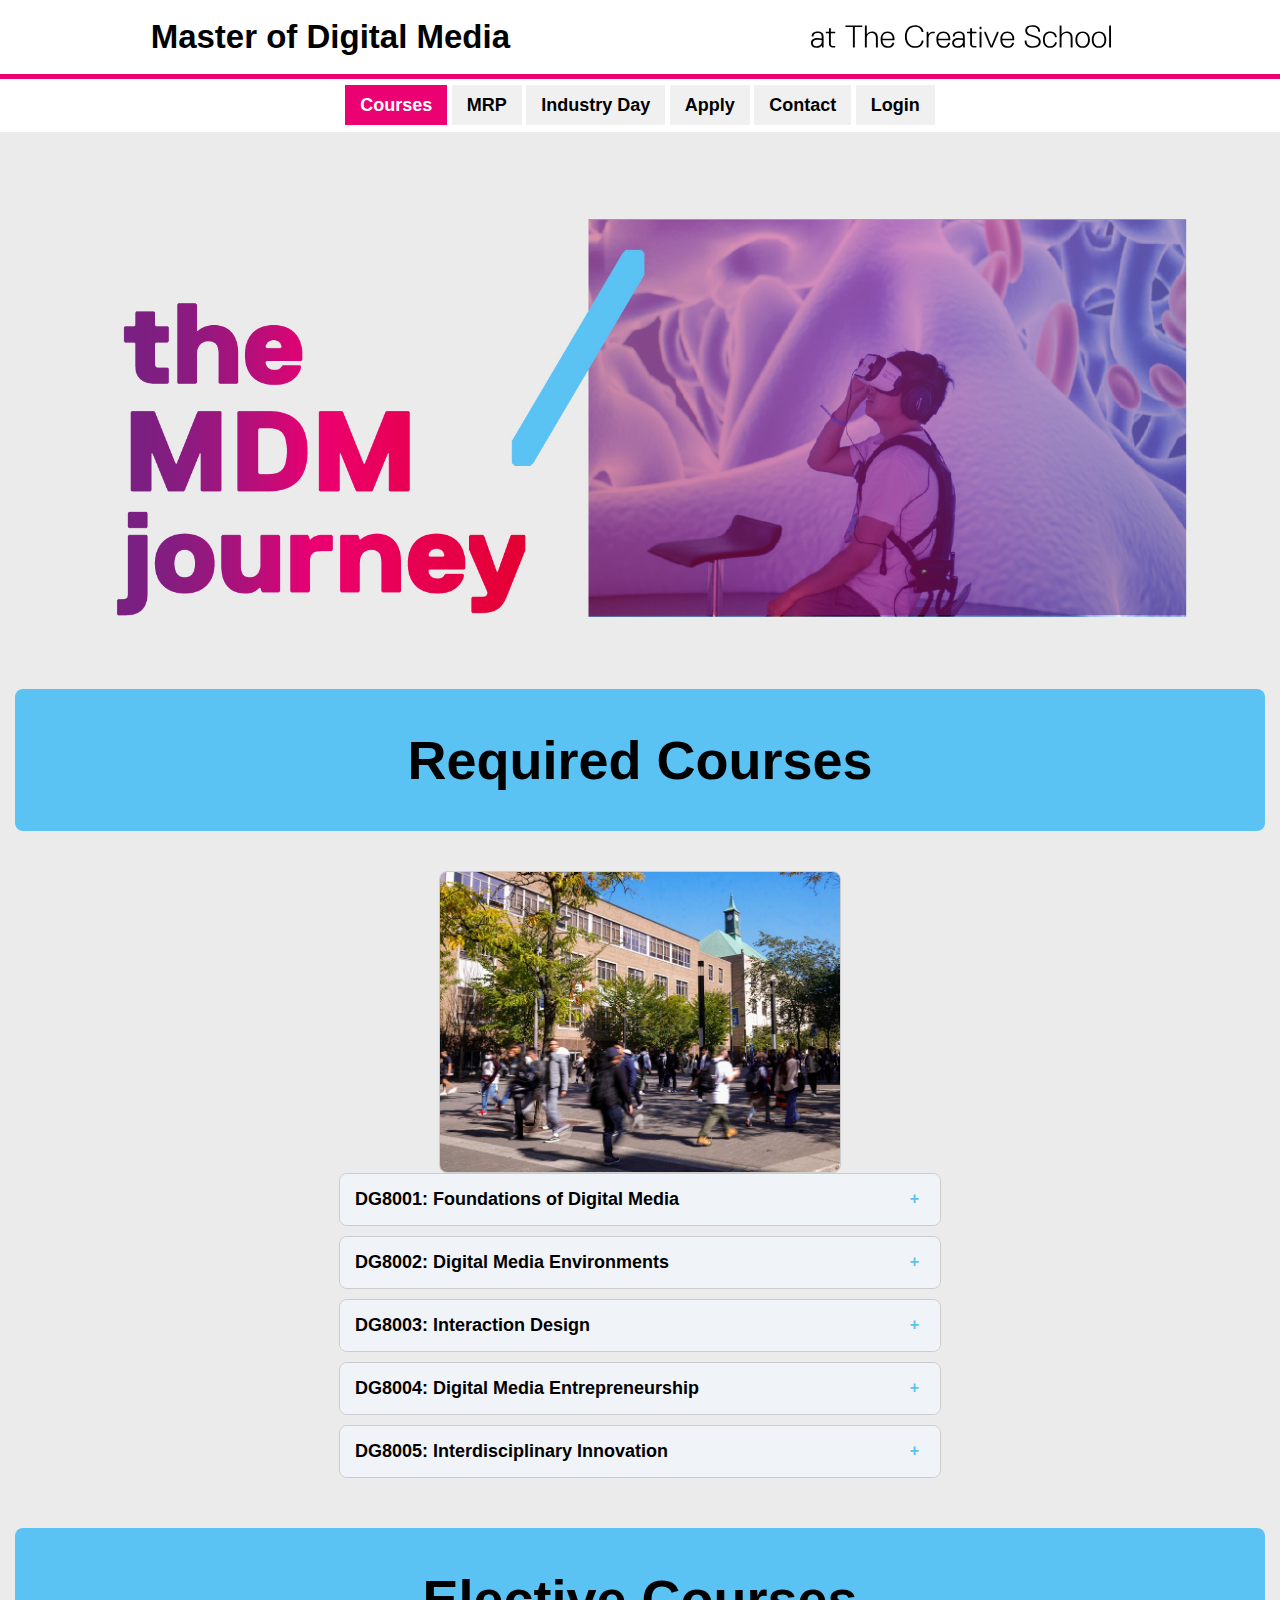
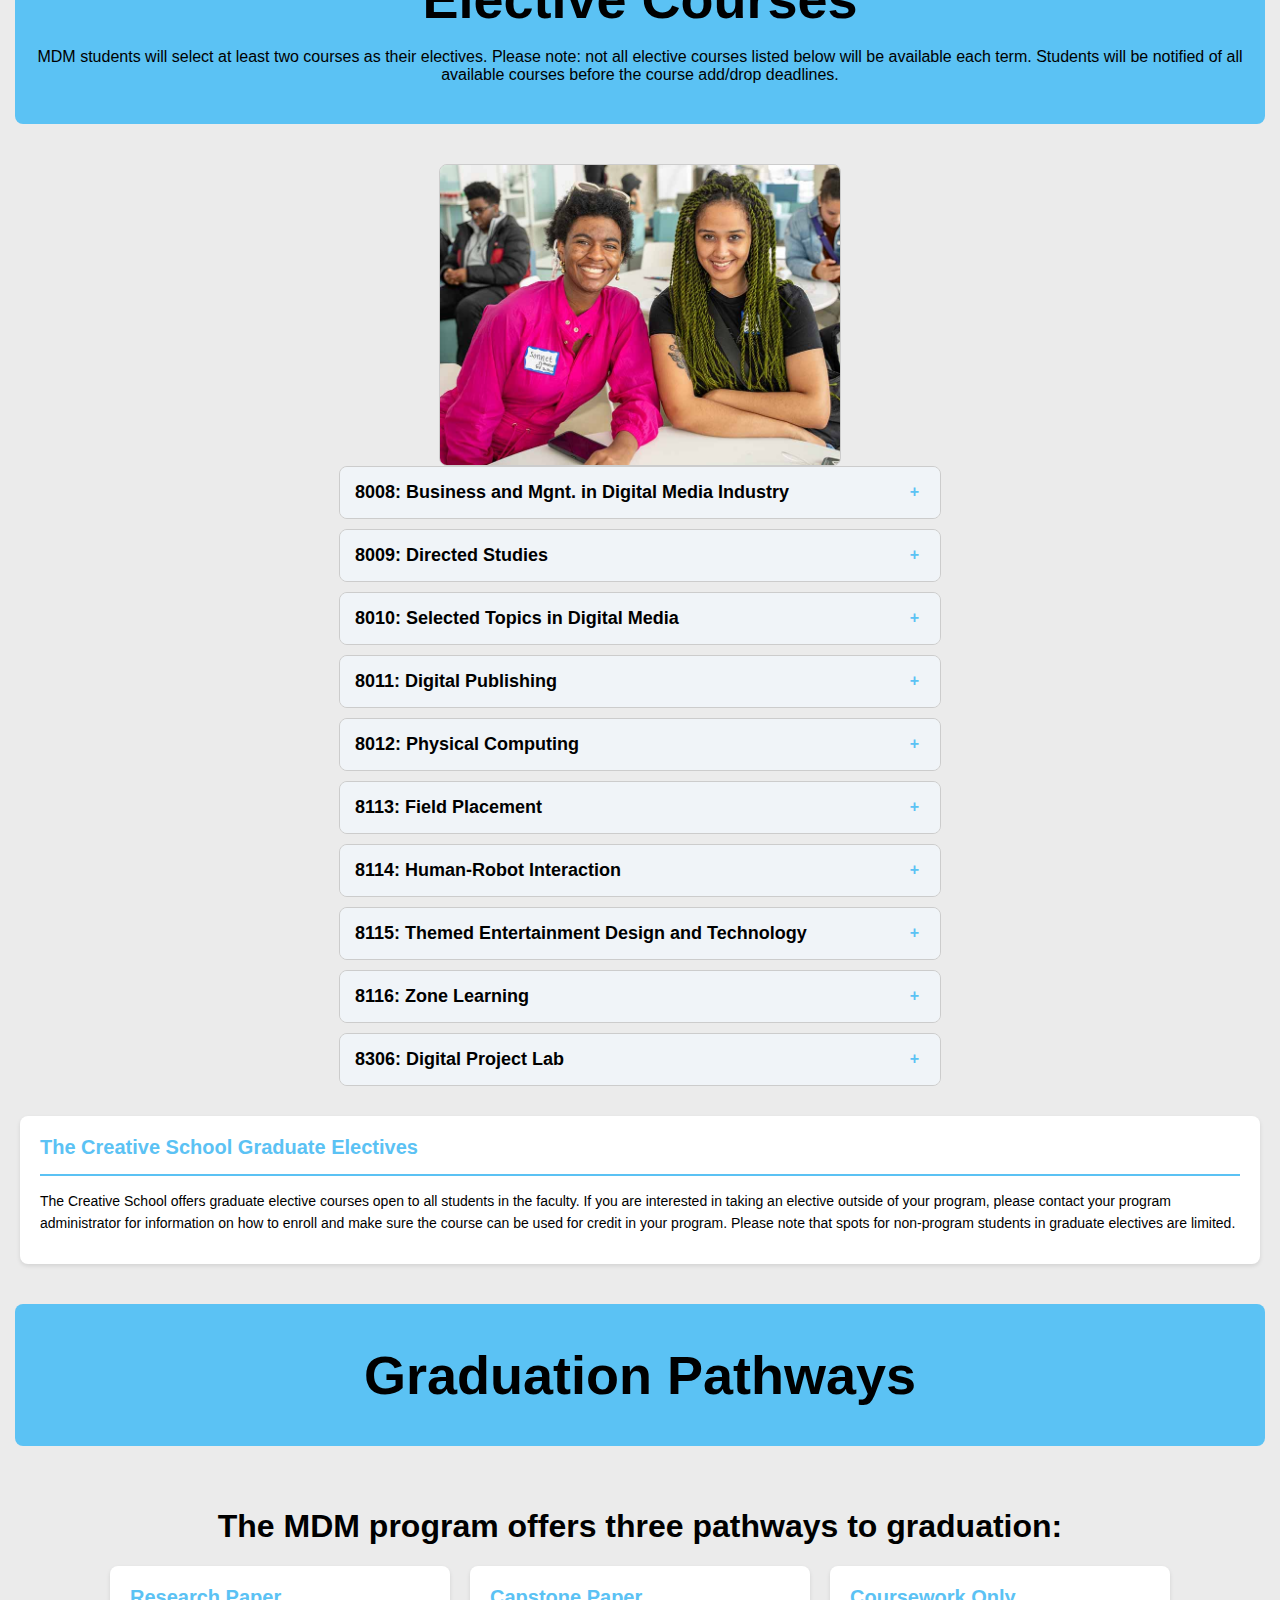
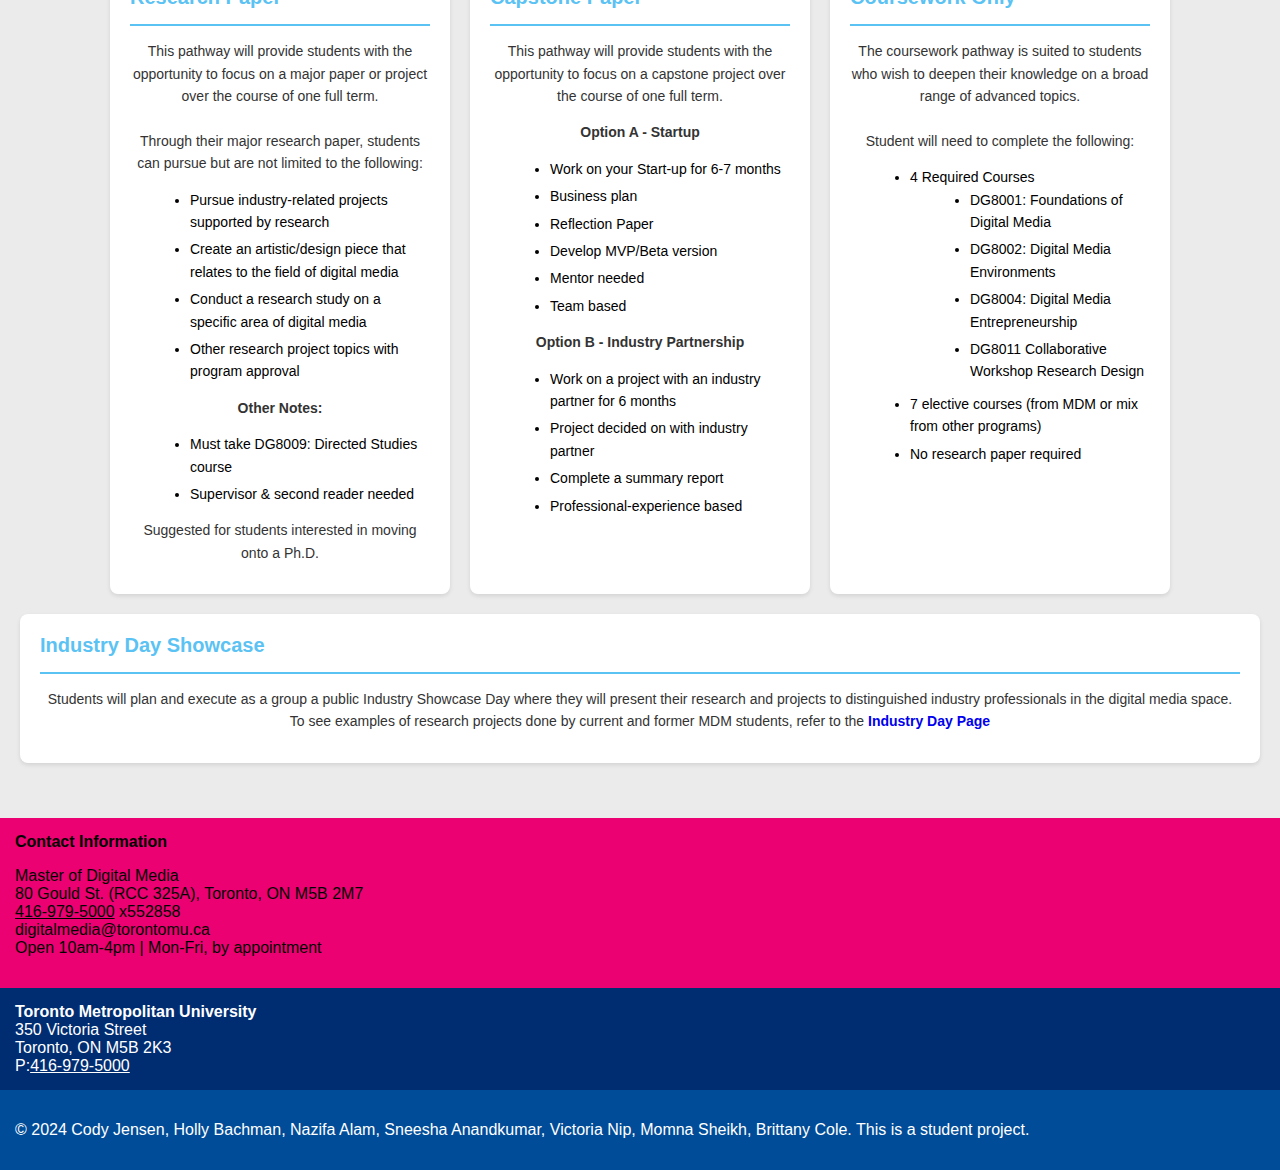
<file: pages/courses.html>
<!DOCTYPE html>
<html lang="en">
    <head>
        <meta charset="UTF-8">
        <title>Courses Page</title>
        <link rel="stylesheet" href="../css/common.css">
        <link rel="stylesheet" href="../css/courses.css">
    </head>
    <body>

        <div class ="heading-wrapper">
            <div class="site-heading">
                <h1 class="site-heading-a" > <a href="../index.html"> Master of Digital Media  </a> </h2>
            <a href="https://www.torontomu.ca/the-creative-school/" class="logoContainer">
                <img src= "../branding/at-the-creative-school.svg" alt="The Creative School" width="300"height="23">
            </a>
            </div>
        </div>

        <!-- NAV BAR -->
        <div class="nav-break"> </div>
        <div class="horizontal-nav"> 
            <div class="container"> 
                <div class="row">
                    <nav class="horizontal-navigation">
                        <ul class="navbar">                      
                            <li>
                                <a href="courses.html" class="active"> Courses </a>
                            </li>

                            <li>
                                <a href="mrp.html"> MRP </a>
                            </li>

                            <li>
                                <a href="industry-day.html"> Industry Day </a>
                            </li>

                            <li>
                                <a href="apply.html"> Apply </a>
                            </li>

                            <li>
                                <a href="contact.html"> Contact </a>
                            </li>

                            <li>
                                <a href="login.html"> Login </a>
                            </li>
                        </ul>
                    </nav>
                </div>
            </div>
        </div>

        <!-- CONTENT -->
        <div class="content container">

            <!-- HERO -->
            <div>
                <img class="hero-image" src="../images/courses/mdm_course_hero.jpg">
            </div>
            

            <!-- BANNER SECTION --> 
            <section class="banner">
                <h1> Required Courses </h1>
            </section>

            <!-- REQUIRED COURSES SECTION -->
            <section class="courses-section">
                <image class="courses-image-square" src="../images/courses/required.jpg">
                <div class="courses-grid">
                    <div class="course-card">
                        <div class="card-header">
                            <h3>DG8001: Foundations of Digital Media</h3>
                            <button class="toggle-btn">+</button>
                        </div>

                        <div class="card-content">
                            <p>
                                This course explores the business, technology, social, legal, and ethical issues surrounding digital entertainment and the various forms it takes. Students will examine the development of the digital entertainment industry through a historical lens, analyzing key factors such as economic trends, technological innovations, social demands, and ethical challenges. The course also highlights career opportunities in this fast-growing sector. Students will gain a broad, critical perspective by studying digital entertainment and its intersection with fields like health, education, advertising, and social media. This foundation will be a starting point for further discussion and collaboration among students from diverse backgrounds, including artistic, technical, and interdisciplinary fields. Assessment Methods: Seminar, Presentations, and Written Reports. 1 Credit
                            </p>
                        </div>
                        
                        
                    </div>
                    <div class="course-card">
                        <div class="card-header">
                            <h3>DG8002: Digital Media Environments</h3>
                            <button class="toggle-btn">+</button>
                        </div>
                        <div class="card-content">
                            <p>
                                This course introduces the landscape of digital media environments, exploring the audiences they serve and the platforms through which they are delivered. Students will examine key elements such as regulations, interaction design, and production skills, while also analyzing the project development cycle, project management, evaluation, and user testing. Through a series of brief, hands-on projects, the course covers the concept design of websites, computer games, networked displays, mobile applications, and the "Internet of Things." The course also emphasizes the practical application of these concepts, providing students with a critical understanding of the industry and its evolving challenges. Students will engage in collaborative discussions and develop skills relevant to both technical and creative fields. Assessment Methods: Assignments, Presentations, and Group Project Work. 1 Credit.
                            </p>
                        </div>
                                                
                    </div>
                    <div class="course-card">
                        <div class="card-header">
                            <h3>DG8003: Interaction Design</h3>
                            <button class="toggle-btn">+</button>
                        </div>
                        <div class="card-content">
                            <p>
                                This course introduces students to the fundamental frameworks for designing popular digital media environments. Students will analyze key elements such as interaction design across various devices, platforms, and media, while also exploring concepts like user engagement, immersion, visual narrative, interactive storytelling, performance, and user cognition. The course will provide students with a solid understanding of the design strategies and user interaction methods needed to create these environments. Students will also engage in project work within small teams, fostering collaboration and practical application of their knowledge. Assessment Methods: Prototypes, Presentations, and Written Report. 1 Credit.
                            </p>
                        </div>
                    </div>
                    <div class="course-card">
                        <div class="card-header">
                            <h3>DG8004: Digital Media Entrepreneurship</h3>
                            <button class="toggle-btn">+</button>
                        </div>
                        <div class="card-content">
                            <p>
                                This course provides students with a comprehensive understanding of the digital media industry, focusing on competitive strategies, business models, and the process of launching an entrepreneurial start-up in the sector. Students will explore activities involved in developing, producing, and marketing digital media to consumers, as well as the components of market and competitive strategic positioning. The course also covers the creation of a viable business plan for a startup, including how to effectively communicate this plan to external parties for support or resource acquisition. Students will engage in project work within small teams, applying their knowledge to real-world scenarios. Assessment Methods: Presentations, and Projects. 1 Credit.
                            </p>
                        </div>
                    </div>
                    <div class="course-card">
                        <div class="card-header">
                            <h3>DG8005: Interdisciplinary Innovation</h3>
                            <button class="toggle-btn">+</button>
                        </div>
                        <div class="card-content">
                            <p>
                                This course focuses on developing effective interpersonal communication and public speaking skills for digital media professionals. Students will explore the importance of clear, persuasive communication and collaboration with interdisciplinary teams, including creative, technical, and business professionals. Key areas of study include improvisation, active listening, engaging diverse audiences, and managing conflicts. The course emphasizes hands-on practice through workshops, with speeches digitally recorded to enhance self-awareness and improvement. Students will gain practical experience in presenting their ideas and working collaboratively in diverse team settings. Assessment Methods: Presentations and Group Work. 1 Credit.
                            </p>
                        </div>
                    </div>
                </div>
            </section>

            <!-- BANNER SECTION --> 
            <section class="banner">
                <h1> Elective Courses </h1>
                    <br>
                <p style="color:black;"> MDM students will select at least two courses as their electives. Please note: not all elective courses listed below will be available each term. Students will be notified of all available courses before the course add/drop deadlines.</p>
            </section>

            <!-- ELECTIVE COURSES SECTION -->
            <section class="courses-section">
                <image class="courses-image-square" src="../images/courses/electives.jpg">
            <!--
                <div id="open-all"><p>Open All</p></div>
                <div id="close-all"><p>Close All</p></div>
            -->
                <div class="courses-grid">
                    <div class="course-card">
                        <div class="card-header">
                            <h3>8008: Business and Mgnt. in Digital Media Industry</h3>
                            <button class="toggle-btn">+</button>
                        </div>
                        <div class="card-content">
                            <p>
                                This course gives students an overview of the interrelated factors making up the business environment including ethics, operations, marketing, management, leadership, accounting, human resources, finances and information technology management. In addition, the student learns about past, present and future trends in business. The student develops decision-making and problem-solving skills through case studies, group exercises and presentations. Topics covered also include production, delivery and management of digital media and how games, film and music businesses differ from traditional businesses. 1 Credit.
                            </p>
                        </div> 
                    </div>
                    <div class="course-card">
                        <div class="card-header">
                            <h3>8009: Directed Studies</h3>
                            <button class="toggle-btn">+</button>
                        </div>
                        <div class="card-content">
                            <p>
                                This course is available to graduate students who wish to gain knowledge in a specific area for which no graduate-level courses are available. The course is taken under the guidance of a faculty member, and students are required to present a formal report, or take a formal examination, at the end of the course. The program of study must be approved by the supervising faculty member and the program director at the beginning of the term of study. 1 Credit
                            </p>
                        </div> 
                    </div>
                    <div class="course-card">
                        <div class="card-header">
                            <h3>8010: Selected Topics in Digital Media</h3>
                            <button class="toggle-btn">+</button>
                        </div>
                        <div class="card-content">
                            <p>
                                This course focuses on game design and equips students with the tools and skills needed to create a game from scratch or develop a demo/prototype as a final assignment. Students will learn various game development platforms and design principles, gaining hands-on experience in building interactive digital experiences. The course also includes an in-depth analysis of recent developments and topics of current interest in Digital Media. Through this course, students will not only gain practical game design skills but also engage with cutting-edge digital media software. Assessment Methods: Create, Research, Refine, and Prototype. 1 Credit.
                            </p>
                        </div> 
                    </div>
                    <div class="course-card">
                        <div class="card-header">
                            <h3>8011: Digital Publishing</h3>
                            <button class="toggle-btn">+</button>
                        </div>
                        <div class="card-content">
                            <p>
                                This course explores strategic and emerging topics in Digital Media, with a focus on novel concepts and technologies that shape the industry. Topics covered may include Ambient and Artificial Intelligence, Social Networking Analysis and Design, Social Media Frameworks, Advanced Concepts in 3D Graphics and Visual Effects, Multimedia Syndication and Segmentation, Unified Communications in Multimedia Systems, and Information Security and Privacy. Students will gain a deeper understanding of how these topics impact digital media and their broader applications. The course also encourages critical thinking and discussion about the future direction of these technologies. Assessment Methods: Seminar, Presentations, and Written Reports. 1 Credit.
                            </p>
                        </div>
                    </div>
                    <div class="course-card">
                        <div class="card-header">
                            <h3>8012: Physical Computing</h3>
                            <button class="toggle-btn">+</button>
                        </div>
                        <div class="card-content">
                            <p>
                                This course introduces students to Physical Computing practices, using the human body and its senses—vision, acoustic, touch, taste, smell, and proprioception—as an organizing model. Students will explore digital and analog sensor systems, gain hands-on experience with microcontrollers, and learn about computer sensor systems and ubiquitous computing. The course emphasizes the connection between physical interaction and technology, helping students understand how sensors and computing can be used to enhance user experience and create innovative applications. Through practical exercises and projects, students will develop a foundational understanding of how to integrate physical sensing technologies into digital media. Assessment Methods: Seminar, Presentations, and Project Work. 1 Credit.
                            </p>
                        </div>
                    </div>
                    <div class="course-card">
                        <div class="card-header">
                            <h3>8113: Field Placement</h3>
                            <button class="toggle-btn">+</button>
                        </div>
                        <div class="card-content">
                            <p>
                                This course offers Field Placements, allowing full-time, non-practitioner students to earn academic credit for relevant work experience (paid or unpaid), typically outside the university. The placement must be related to Digital Media and aligned with the student's learning objectives in the program. Students will have the opportunity to connect theory with practice, conduct research, and gain insight into professional practices within digital media organizations. The course provides valuable work experience, helping students to apply their knowledge in real-world settings and to develop a deeper understanding of the industry. Assessment Methods: Work Reports, Internship. 1 Credit.
                            </p>
                        </div>
                    </div>
                    <div class="course-card">
                        <div class="card-header">
                            <h3>8114: Human-Robot Interaction</h3>
                            <button class="toggle-btn">+</button>
                        </div>
                        <div class="card-content">
                            <p>
                                From the first moment a human picked up a stick and attempted to knock down some food from an unreachable location we have attempted to use technology to extend our influence in the world. This course will examine physical systems designed to extend the notion of human presence to remote locations. Topics may include Presence, Telepresence, Tele-robotics and Agency. The course is designed to provide students with a practical introduction to HRI that will involve the design and construction of working robotic systems designed to interact with remote environments. Prerequisite: CPS607 or permission of the instructor. 1 Credit
                            </p>
                        </div>
                    </div>
                    <div class="course-card">
                        <div class="card-header">
                            <h3>8115: Themed Entertainment Design and Technology</h3>
                            <button class="toggle-btn">+</button>
                        </div>
                        <div class="card-content">
                            <p>
                                This course provides an intensive overview including the history and evolution of themed environments and attractions, design objectives and approaches, industry structure and professional spectrum, and innovation framework. Lectures, seminars, readings, tours, guests, and field trip options will be adapted to student interests. Students will explore, develop, and present or demonstrate a topic of interest related to ride, show, or guest experience. 1 Credit
                            </p>
                        </div>
                    </div>
                    <div class="course-card">
                        <div class="card-header">
                            <h3>8116: Zone Learning</h3>
                            <button class="toggle-btn">+</button>
                        </div>
                        <div class="card-content">
                            <p>
                                This structured experiential learning opportunity allows students to focus on a project. Students will improve their knowledge through engaged experiential learning while developing their social and collaborative skills. Students will set milestones with the instructor based on their personal interests and project needs, meet regularly to determine progress and adjustments, discuss relevant theories and methodologies in class, and share accountability.
                            </p>
                        </div>
                    </div>
                    <div class="course-card">
                        <div class="card-header">
                            <h3>8306: Digital Project Lab</h3>
                            <button class="toggle-btn">+</button>
                        </div>
                        <div class="card-content">
                            <p>
                                This course offers a unique opportunity to build a digital project with a full interdisciplinary team. Students from multiple disciplines/programs form teams to develop functional digital prototypes. Projects will be cutting-edge Mixed Reality work including wearable technology, location- and context-aware computing, socially-connected apps, and novel interaction paradigms. Teams work closely with professors and mentors to learn new production-skills in digital creativity, collaborative work, programming, demo videos, documentation, and presentation skills. Antirequisite MP8986. 1 Credit
                            </p>
                        </div>
                    </div>
                </div>

                <div class="pathway-card wide-card">
                    <h3> The Creative School Graduate Electives </h3>
                        <hr>
                    <p>
                        The Creative School offers graduate elective courses open to all students in the faculty. If you are interested in taking an elective outside of your program, please contact your program administrator for information on how to enroll and make sure the course can be used for credit in your program. Please note that spots for non-program students in graduate electives are limited. 
                    </p>
                </div>
            </section>

            <!-- GRADUATION PATHWAYS BANNER SECTION --> 
            <section class="banner">
                <h1> Graduation Pathways </h1>
            </section>

            <section class="graduation-pathways">
                <h1> The MDM program offers three pathways to graduation: </h1>
                <div class="pathways-grid">                    
                    <!-- RESEARCH PATHWAY -->
                    <div class="pathway-card">                        
                        <h3> Research Paper </h3>
                        <hr>
                        <p>
                            This pathway will provide students with the opportunity to focus on a major paper or project over the course of one full term. 
                            <br><br>
                            Through their major research paper, students can pursue but are not limited to the following:
                        </p>
                        <ul>
                            <li> Pursue industry-related projects supported by research </li>
                            <li> Create an artistic/design piece that relates to the field of digital media </li>
                            <li> Conduct a research study on a specific area of digital media </li>
                            <li> Other research project topics with program approval </li>
                        </ul>
                        <p><strong> Other Notes: </strong></p>
                        <ul>
                            <li> Must take DG8009: Directed Studies course </li>
                            <li> Supervisor & second reader needed </li>
                        </ul>
                        <p>
                            Suggested for students interested in moving onto a Ph.D.
                        </p>
                    </div>

                    <!-- CAPSTONE PATHWAY -->
                    <div class="pathway-card">
                        <h3> Capstone Paper </h3>
                        <hr>
                        <p>
                            This pathway will provide students with the opportunity to focus on a capstone project over the course of one full term. 
                        </p>

                        <p><strong> Option A - Startup </strong></p>
                        <ul>
                            <li> Work on your Start-up for 6-7 months </li>
                            <li> Business plan </li>
                            <li> Reflection Paper </li>
                            <li> Develop MVP/Beta version </li>
                            <li> Mentor needed </li>
                            <li> Team based </li>
                        </ul>

                        <p><strong> Option B - Industry Partnership </strong></p>
                        <ul>
                            <li> Work on a project with an industry partner for 6 months </li>
                            <li> Project decided on with industry partner </li>
                            <li> Complete a summary report </li>
                            <li> Professional-experience based </li>
                        </ul>
                    </div>

                    <!-- COURSE WORK PATHWAY -->
                    <div class="pathway-card">
                        <h3> Coursework Only </h3>
                        <hr>
                        <p>
                            The coursework pathway is suited to students who wish to deepen their knowledge on a broad range of advanced topics.  
                            <br><br>
                            Student will need to complete the following: 
                        </p>
                        <ul>
                            <li>
                                4 Required Courses
                                <ul>                                    
                                    <li> DG8001: Foundations of Digital Media </li>
                                    <li> DG8002: Digital Media Environments </li>
                                    <li> DG8004: Digital Media Entrepreneurship </li>
                                    <li> DG8011 Collaborative Workshop Research Design </li>
                                </ul>
                            </li>
                            <li> 7 elective courses (from MDM or mix from other programs) </li>
                            <li> No research paper required </li>
                        </ul>
                    </div>
                </div>
                <div class="pathway-card wide-card">
                    <h3> Industry Day Showcase </h3>
                    <hr>
                    <p>
                        Students will plan and execute as a group a public Industry Showcase Day where they will present their research and projects to distinguished industry professionals in the digital media space. To see examples of research projects done by current and former MDM students, refer to the <a style="text-decoration:none" href="industry-day.html"> <strong>Industry Day Page</strong> </a>
                    </p>
                </div>
            </section>

        </div>

        <!-- FOOTER -->
        <footer class="local-foot">
            <div class="container">
                <strong> Contact Information </strong>
                <p> 
                    Master of Digital Media
                    <br>
                     80 Gould St. (RCC 325A), Toronto, ON M5B 2M7
                    <br>
                    <a href="tel:+14169795000">416-979-5000</a>
                     x552858
                    <br>
                     digitalmedia@torontomu.ca
                    <br>
                     Open 10am-4pm | Mon-Fri, by appointment
                </p>
            </div>
        </footer>

        <footer class="global-foot global-top-foot">
            <div class="container">
                <strong>Toronto Metropolitan University</strong>
                <br>
                350 Victoria Street
                <br>
                 Toronto, ON M5B 2K3
                <br>
                P:<a href="tel:+1416979500">416-979-5000</a>
            </div>
        </footer> 

        <footer class="global-foot global-bot-foot">
            <div class="container">
                <p>&copy; 2024 Cody Jensen, Holly Bachman, Nazifa Alam, Sneesha Anandkumar, Victoria Nip, Momna Sheikh, Brittany Cole. This is a student project.</p>
            </div>
        </footer>  

        <script src="../js/card.js"></script>       
    </body>
    
</html>
</file>
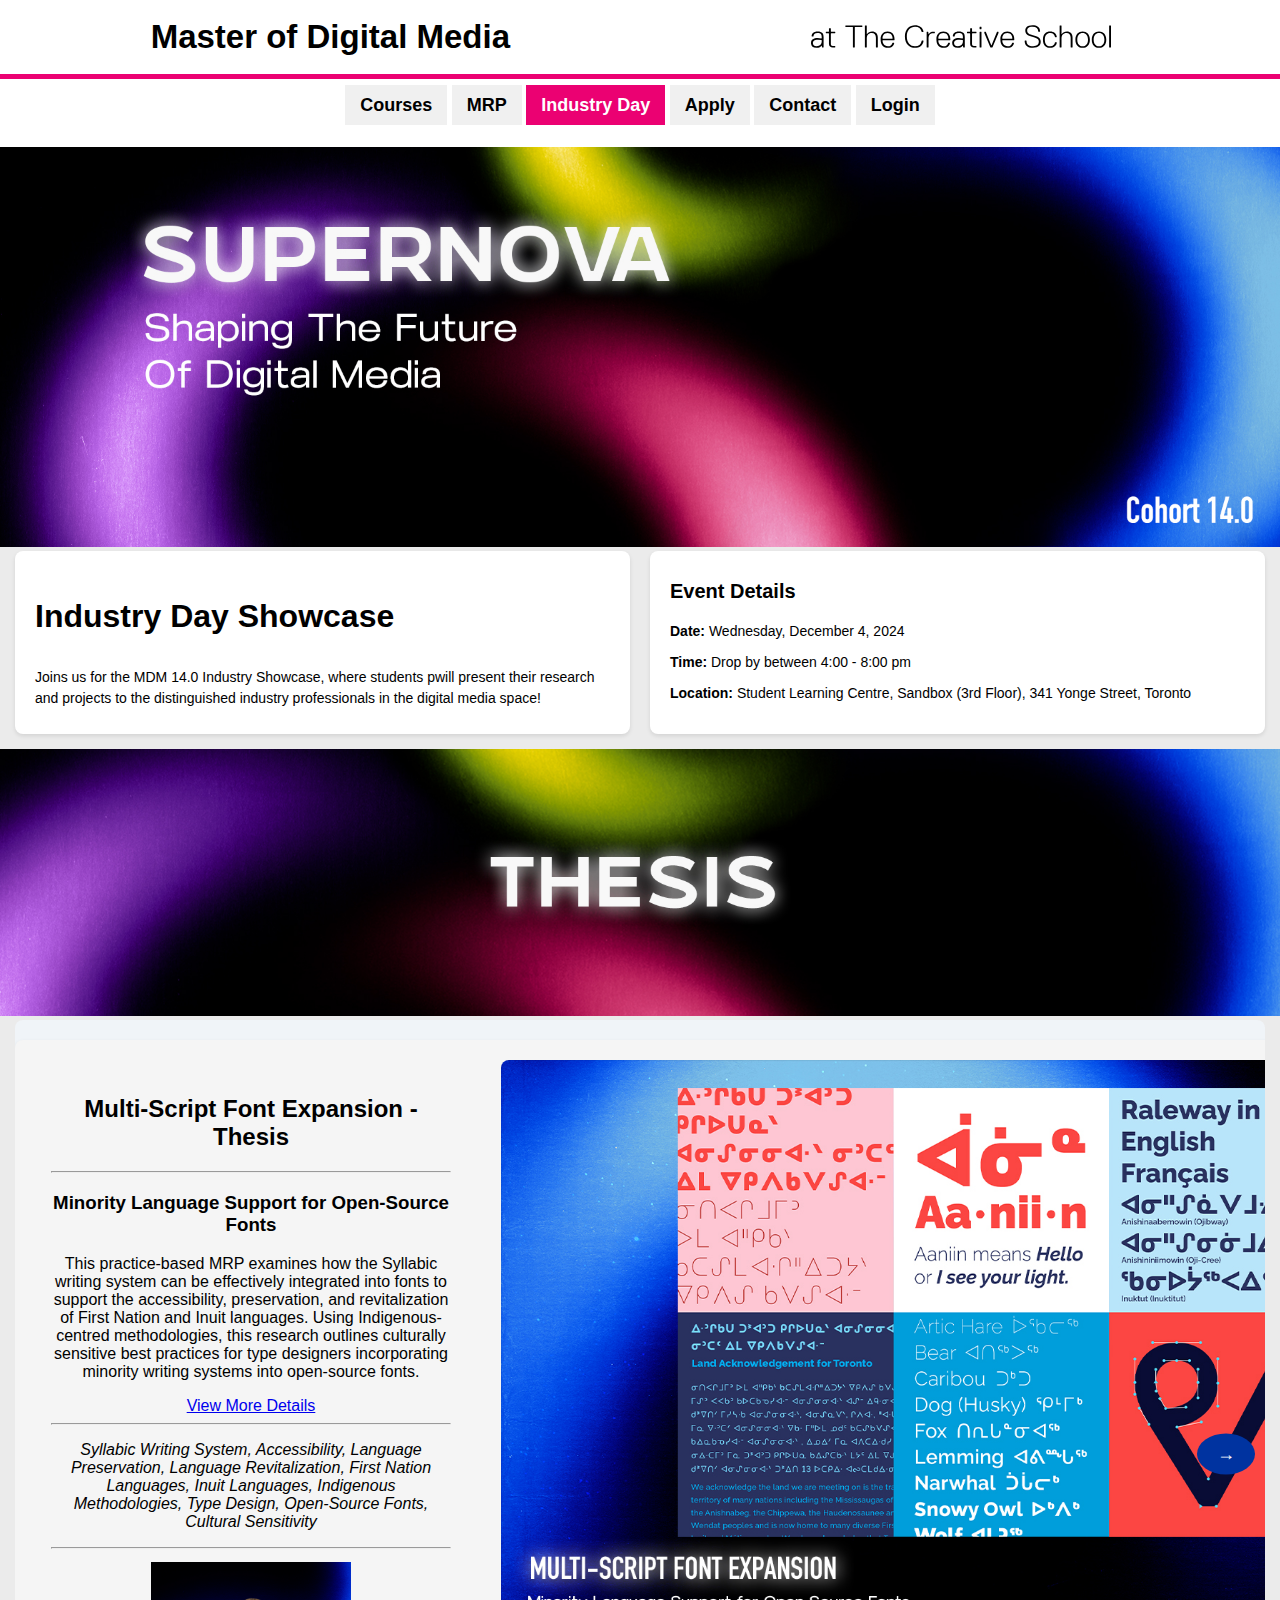
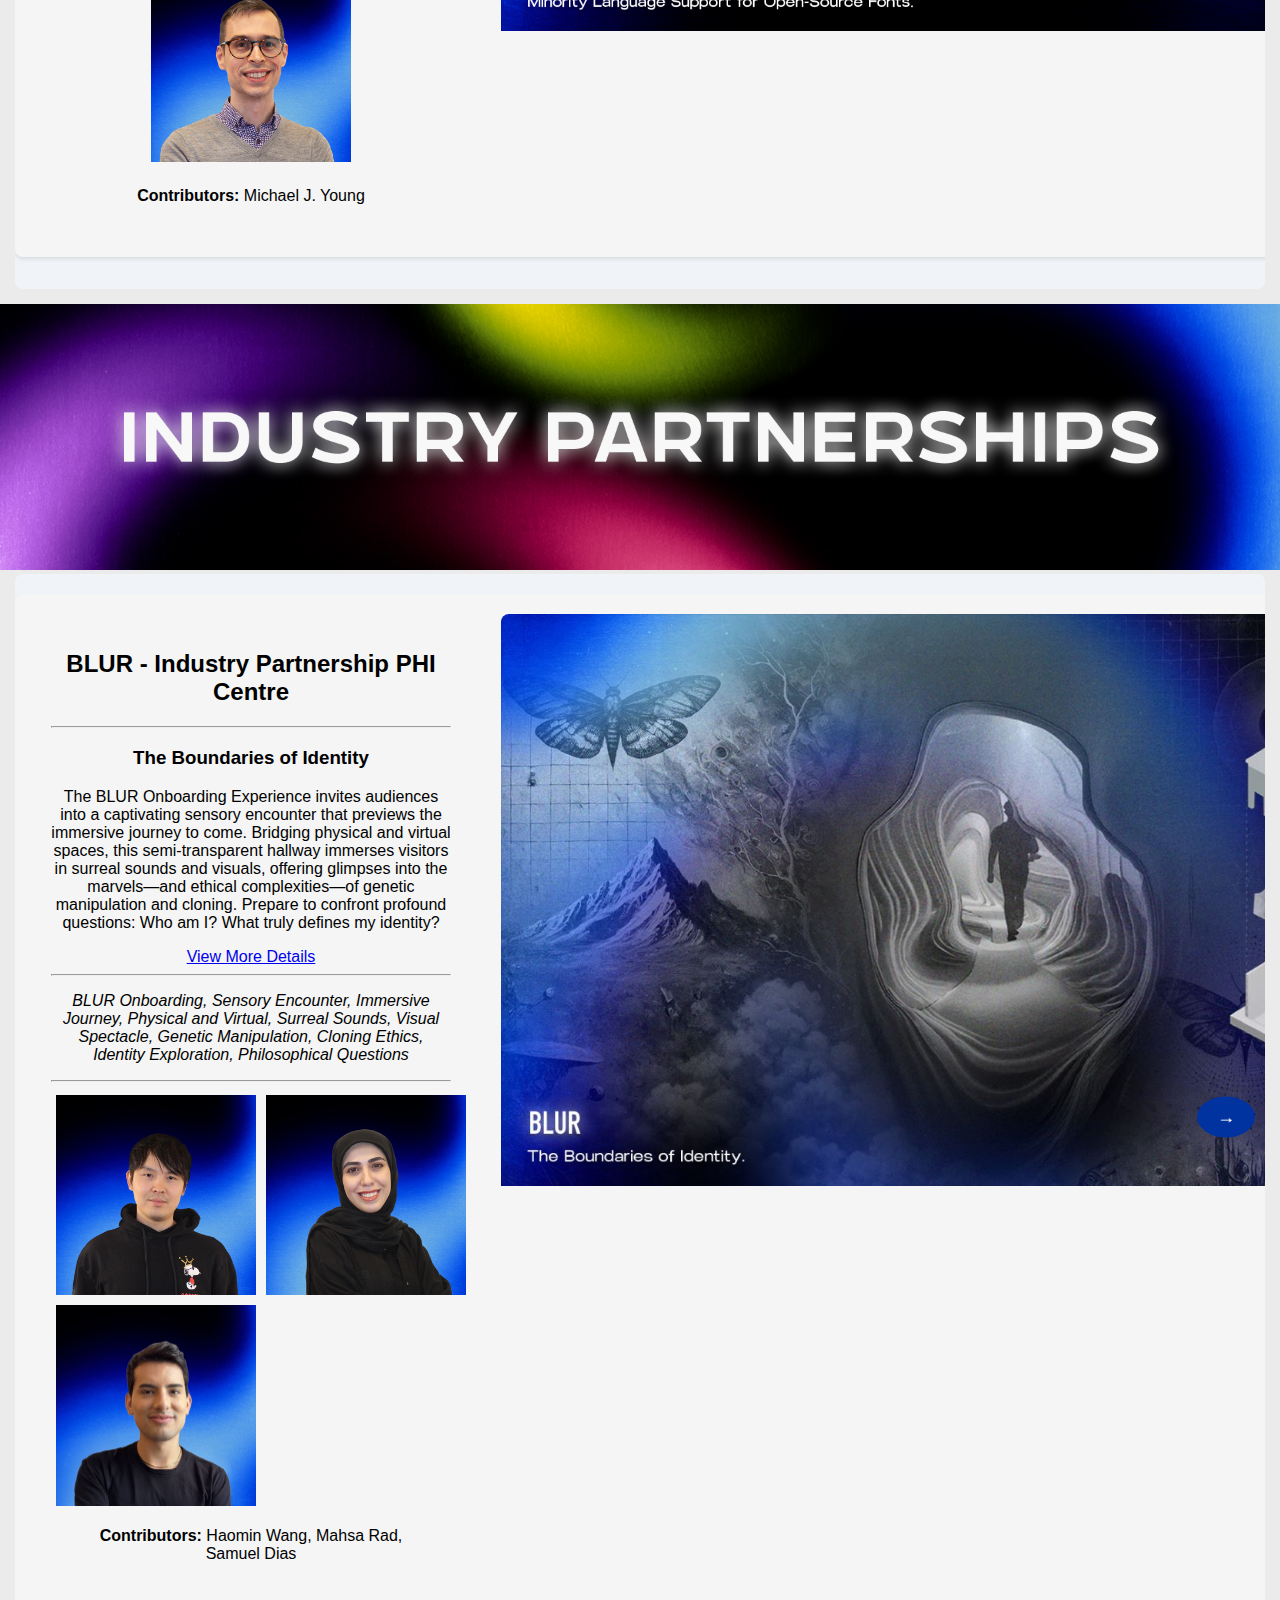
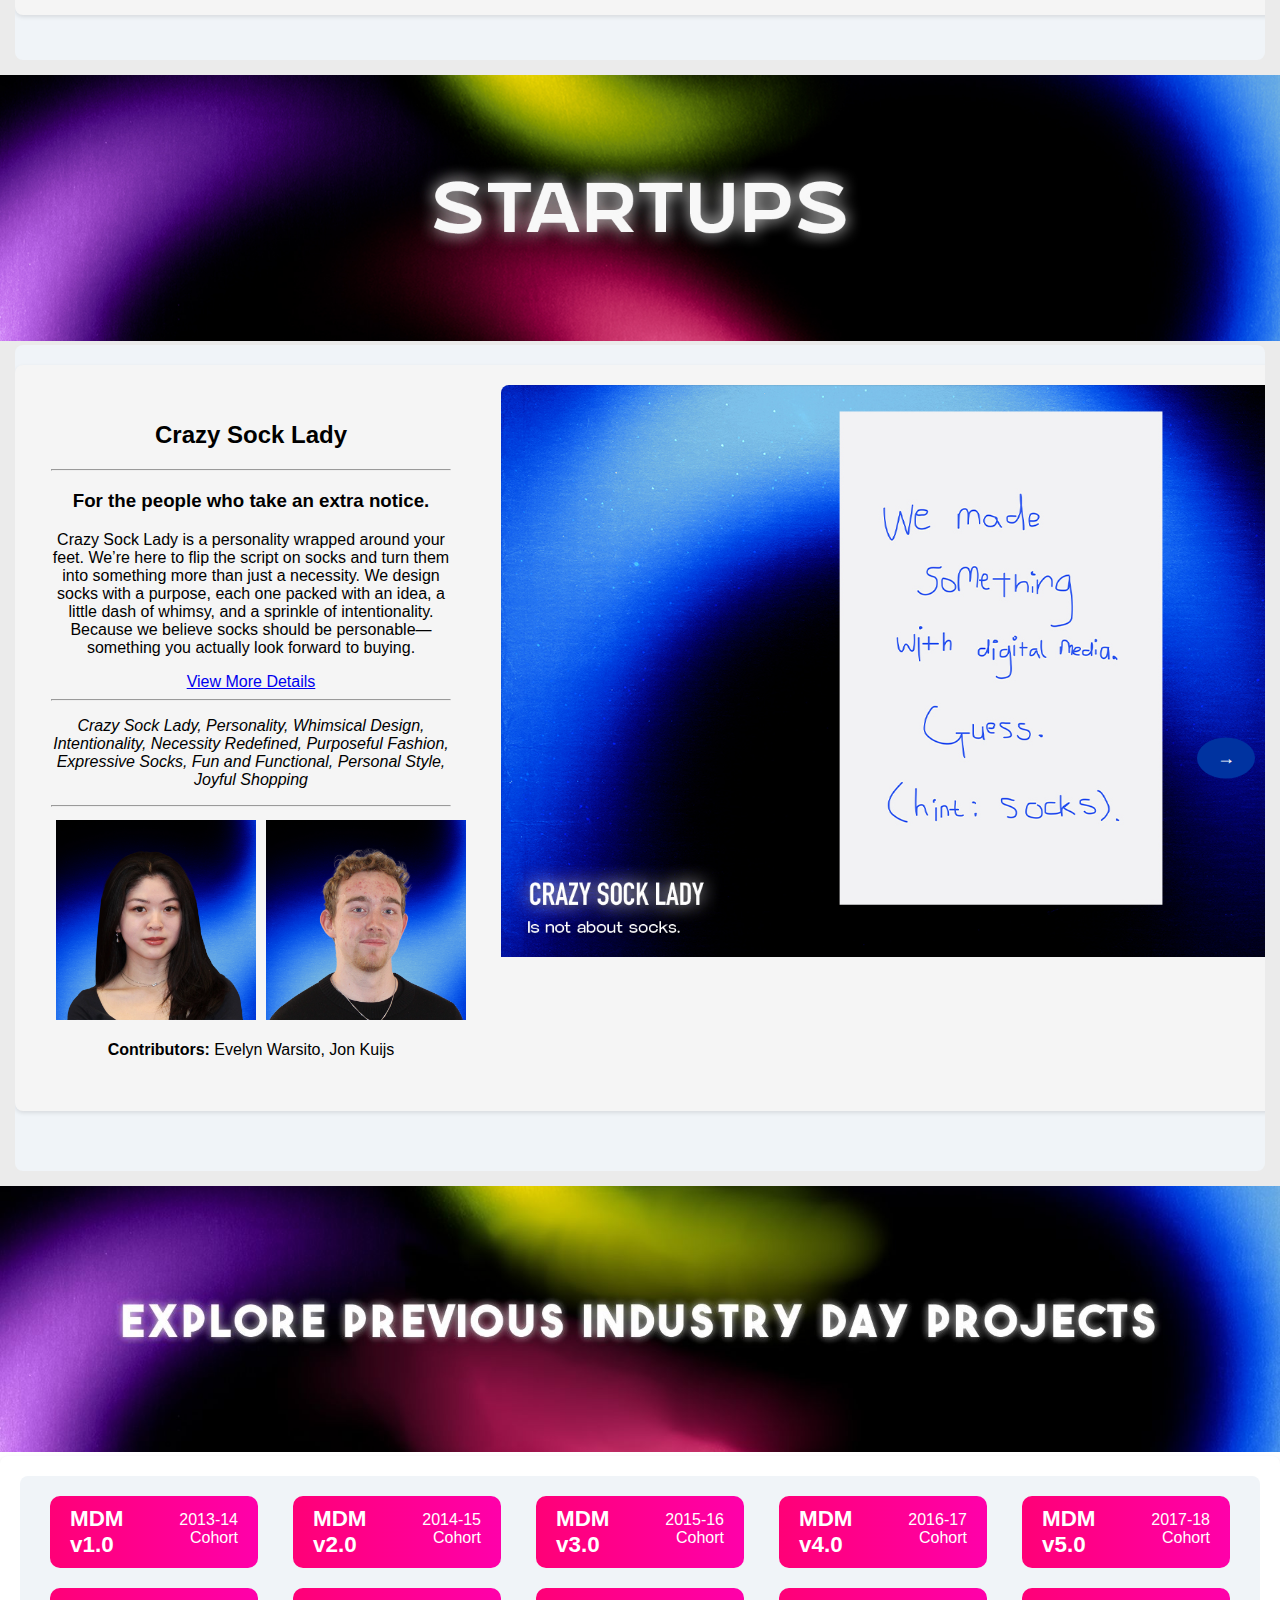
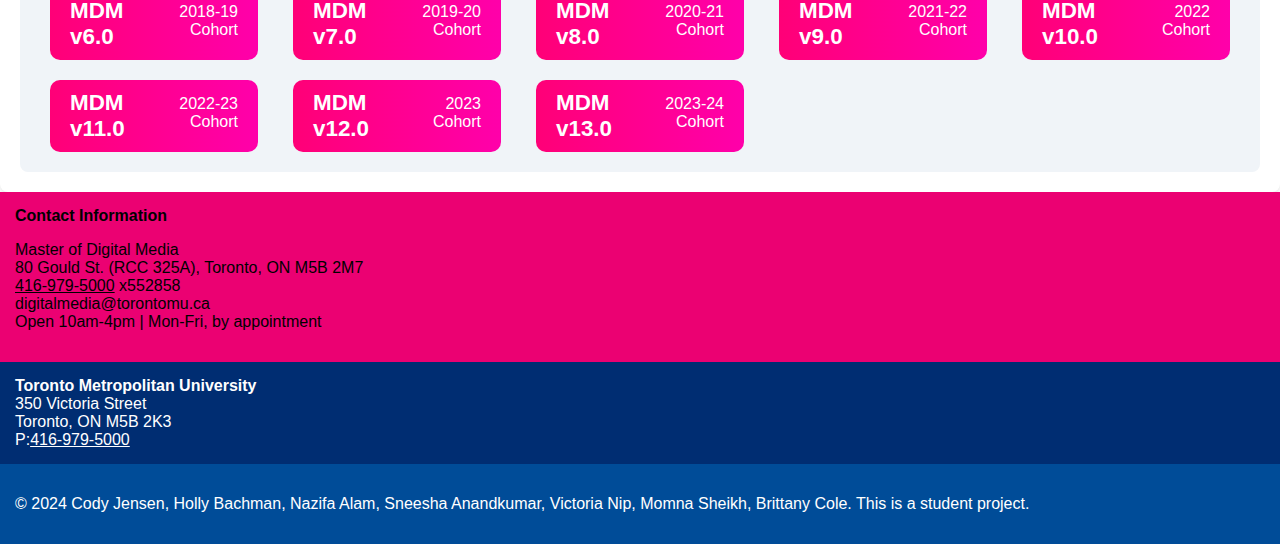
<file: pages/industry-day.html>
<!DOCTYPE html>
<html lang="en">
    <head>
        <meta charset="UTF-8">
        <title>Industry Day Page</title>
        <link rel="stylesheet" href="../css/common.css">
        <link rel="stylesheet" href="../css/industry.css">        
    </head>
    <body>

        <div class ="heading-wrapper">
            <div class="site-heading">
                <h1 class="site-heading-a" > <a href="../index.html"> Master of Digital Media  </a> </h2>
            <a href="https://www.torontomu.ca/the-creative-school/" class="logoContainer">
                <img src= "../branding/at-the-creative-school.svg" alt="The Creative School" width="300"height="23">
            </a>
            </div>
        </div>

        <!-- NAV BAR -->
        <div class="nav-break"> </div>
        <div class="horizontal-nav"> 
            <div class="container"> 
                <div class="row">
                    <nav class="horizontal-navigation">
                        <ul class="navbar">                      
                            <li>
                                <a href="courses.html"> Courses </a>
                            </li>

                            <li>
                                <a href="mrp.html"> MRP </a>
                            </li>

                            <li>
                                <a href="industry-day.html" class="active"> Industry Day </a>
                            </li>

                            <li>
                                <a href="apply.html"> Apply </a>
                            </li>

                            <li>
                                <a href="contact.html"> Contact </a>
                            </li>

                            <li>
                                <a href="login.html"> Login </a>
                            </li>
                        </ul>
                    </nav>
                </div>
            </div>
        </div>

        <!-- HERO -->
        <div>
            <img class="hero-image" src="../images/industry-day/hero-banner.jpg">
        </div>

        <!-- CONTENT -->
        <div class="content container">
            
            <!-- Banner Section -->
            <section class="event-details">
                <h1> Industry Day Showcase</h1>
                <p> Joins us for the MDM 14.0 Industry Showcase, where students pwill present their research and projects to the distinguished industry professionals in the digital media space!</p>                              
            </section>

            <!-- Event Details Section -->
            <section class="event-details">
                <h2>Event Details</h2>
                <p><strong>Date:</strong> Wednesday, December 4, 2024</p>
                <p><strong>Time:</strong> Drop by between 4:00 - 8:00 pm</p>
                <p><strong>Location:</strong> Student Learning Centre, Sandbox (3rd Floor), 341 Yonge Street, Toronto</p>
            </section>
        </div>
        

        <!-- THESIS -->
        <div>
            <img class="hero-image" src="../images/industry-day/thesis-banner.jpg">
        </div>

        <div class="content container">
            <!-- Carousel -->
            <section class="carousel-container">
                <!-- Left Navigation Button -->
                <button class="carousel-btn thesis-prev-btn prev-btn">←</button>

                <!-- Carousel Wrapper -->
                <div id="thesis-carousel" class="carousel">
                    <!-- Individual Carousel Items -->
                    <div class="thesis-carousel-item carousel-item">
                        <section>
                            <div class="carousel-details">
                                <h2>Multi-Script Font Expansion - Thesis</h2>                                                 
                                    <hr>
                                <h3>Minority Language Support for Open-Source Fonts</h3>
                                <p>This practice-based MRP examines how the Syllabic writing system can be effectively integrated into fonts to support the accessibility, preservation, and revitalization of First Nation and Inuit languages. Using Indigenous-centred methodologies, this research outlines culturally sensitive best practices for type designers incorporating minority writing systems into open-source fonts.</p>
                                <a href="#" class="details-link">View More Details</a>
                                    <hr>
                                <p>
                                    <i> 
Syllabic Writing System, Accessibility, Language Preservation, Language Revitalization, First Nation Languages, Inuit Languages, Indigenous Methodologies, Type Design, Open-Source Fonts, Cultural Sensitivity
                                    </i>
                                </p>                    
                                    <hr>                                
                                <image class="profile-img-small" src="../images/industry-day/m-young.png">
                                <p><strong>Contributors:</strong> Michael J. Young</p>
                            </div>
                        </section> 

                        <section>
                            <img src="../images/industry-day/thesis-1.jpg" alt="Project 1 Image" class="carousel-image">
                        </section>                          
                    </div>
                    <div class="thesis-carousel-item carousel-item">
                        <section>
                            <div class="carousel-details">
                                <h2>Gap the Mind - Thesis</h2>                                                 
                                    <hr>
                                <h3>Crafting a Future-Ready AI Literacy Curriculum for Post-Secondary Creative School Students</h3>
                                <p>As technology continues to shape the job market, there is a growing demand for graduates prepared with the skills and knowledge to co-create responsibly with AI tools. This research proposes the development of an AI literacy curriculum for post-secondary creative school students that bridges the gap between creativity, technology and critical thinking, framed in a future-ready mindset.</p>
                                <a href="#" class="details-link">View More Details</a>
                                    <hr>
                                <p>
                                    <i> 
AI Literacy, Curriculum Development, Post-Secondary Education, Creative Schools, Critical Thinking, Technology Integration, Future-Ready Mindset, Skill Development, Responsible Co-Creation, Job Market Preparedness
                                    </i>
                                </p>                    
                                    <hr>                                
                                <image class="profile-img-small" src="../images/industry-day/c-gordilho.png">
                                <p><strong>Contributors:</strong> Michael J. Young</p>
                            </div>
                        </section> 

                        <section>
                            <img src="../images/industry-day/thesis-2.jpg" alt="Project 2 Image" class="carousel-image">
                        </section>
                    </div>
                    <div class="thesis-carousel-item carousel-item">
                        <section>
                            <div class="carousel-details">
                                <h2>Historical Board Games in the Classroom - Thesis</h2>                                                 
                                    <hr>
                                <h3>The Application of Tafl for the Purpose of teaching history</h3>
                                <p>Tafl is a family of boardgames from Northern Europe, they appear in archaeological finds from around regions of the North sea and are seen as a precursor to Chess in the region. The game is a 'Hunting' style game with players working on asymmetric sides. The purpose of the game in the classroom is primarily to give an example on how ideas spread and to teach students how to play from behind.</p>
                                <a href="#" class="details-link">View More Details</a>
                                    <hr>
                                <p>
                                    <i> 
Tafl, Board Games, Northern Europe, Archaeological Finds, Precursor to Chess, Hunting Game, Asymmetric Gameplay, Idea Dissemination, Classroom Learning, Strategic Thinking
                                    </i>
                                </p>                    
                                    <hr>                                
                                <image class="profile-img-small" src="../images/industry-day/c-lim-carter.png">
                                <p><strong>Contributors:</strong> Michael J. Young</p>
                            </div>
                        </section> 

                        <section>
                            <img src="../images/industry-day/thesis-3.jpg" alt="Project 3 Image" class="carousel-image">
                        </section>
                    </div>                    
                </div>

                <!-- Right Navigation Button -->
                <button class="carousel-btn thesis-next-btn next-btn">→</button>
            </section>            
        </div>

        <!-- INDUSTRY PARTNERSHIPS -->
        <div>
            <img class="hero-image" src="../images/industry-day/ip-banner.jpg">
        </div>

        <div class="content container">
            <!-- Carousel -->
            <section class="carousel-container">
                <!-- Left Navigation Button -->
                <button class="carousel-btn ip-prev-btn prev-btn">←</button>

                <!-- Carousel Wrapper -->
                <div id="ip-carousel" class="carousel">
                    <!-- Individual Carousel Items -->
                    <div class="ip-carousel-item carousel-item">
                        <section>
                            <div class="carousel-details">
                                <h2>BLUR - Industry Partnership PHI Centre</h2>                                                 
                                    <hr>
                                <h3>The Boundaries of Identity</h3>
                                <p>The BLUR Onboarding Experience invites audiences into a captivating sensory encounter that previews the immersive journey to come. Bridging physical and virtual spaces, this semi-transparent hallway immerses visitors in surreal sounds and visuals, offering glimpses into the marvels—and ethical complexities—of genetic manipulation and cloning. 

Prepare to confront profound questions: Who am I? What truly defines my identity?</p>
                                <a href="#" class="details-link">View More Details</a>
                                    <hr>
                                <p>
                                    <i> 
BLUR Onboarding, Sensory Encounter, Immersive Journey, Physical and Virtual, Surreal Sounds, Visual Spectacle, Genetic Manipulation, Cloning Ethics, Identity Exploration, Philosophical Questions
                                    </i>
                                </p>                    
                                    <hr>                                
                                <div class="profile-container">                               
                                    <image class="profile-img-small" src="../images/industry-day/h-wang.png">
                                    <image class="profile-img-small" src="../images/industry-day/m-rad.png">
                                </div> 
                                <div class="profile-container">                               
                                    <image class="profile-img-small" src="../images/industry-day/s-dias.jpg">                                    
                                </div> 
                                <p><strong>Contributors:</strong> Haomin Wang, Mahsa Rad,<br> Samuel Dias</p>
                            </div>
                        </section> 

                        <section>
                            <img src="../images/industry-day/ip-1.jpg" alt="Project 1 Image" class="carousel-image">
                        </section>  
                    </div>
                    <div class="ip-carousel-item carousel-item">
                        <section>
                            <div class="carousel-details">
                                <h2>MindMosaic - Industry Partnership TATI</h2>                                                 
                                    <hr>
                                <h3>Enhancing Art Therapy through Secure Digital Collage Creation</h3>
                                <p>In partnership with the Toronto Art Therapy Institute, this project focuses on developing a secure digital platform that enables real-time collage creation during therapy sessions. 

Addressing the challenges of privacy, confidentiality, and process observation, MindMosaic allows patients to create and share their art in real-time with therapists, enhancing therapeutic engagement and emotional expression.</p>
                                <a href="#" class="details-link">View More Details</a>
                                    <hr>
                                <p>
                                    <i> 
Art Therapy, Digital Platform, Real-Time Collaboration, Collage Creation, Therapeutic Engagement, Emotional Expression, Privacy, Confidentiality, Process Observation, MindMosaic
                                    </i>
                                </p>                    
                                    <hr>                                
                                <div class="profile-container">                               
                                    <image class="profile-img-small" src="../images/industry-day/x-duenas.png">
                                    <image class="profile-img-small" src="../images/industry-day/m-ben-cheikh.png">
                                </div> 
                                <div class="profile-container">                               
                                    <image class="profile-img-small" src="../images/industry-day/m-toeima.png">                                    
                                </div> 
                                <p><strong>Contributors:</strong> Ximena Duenas, Mariam Ben Cheikh,<br>Maha Toeima</p>
                            </div>
                        </section> 

                        <section>
                            <img src="../images/industry-day/ip-2.jpg" alt="Project 1 Image" class="carousel-image">
                        </section>  
                    </div>
                    <div class="ip-carousel-item carousel-item">
                        <section>
                            <div class="carousel-details">
                                <h2>Prism - Industry Partnership The Creative School</h2>                                                 
                                    <hr>
                                <h3>The Creative School x Cadillac Fairview</h3>
                                <p>Project Prism is an interactive exhibit using immersive visuals and digital tech to showcase student work from The Creative School’s MDM program. In partnership with Cadillac Fairview, it transforms digital content experiences in physical spaces. Through light, colour, and augmented reality, visitors engage in an innovative experience that fosters curiosity and promotes careers in digital media.</p>
                                <a href="#" class="details-link">View More Details</a>
                                    <hr>
                                <p>
                                    <i> 
Project Prism, Interactive Exhibit, Immersive Visuals, Digital Technology, MDM Program, Cadillac Fairview, Augmented Reality, Innovative Experience, Digital Media Careers, Curiosity and Engagement
                                    </i>
                                </p>                    
                                    <hr>                                
                                <div class="profile-container">                               
                                    <image class="profile-img-small" src="../images/industry-day/b-liu.png">
                                    <image class="profile-img-small" src="../images/industry-day/j-wu.png">
                                </div> 
                                <div class="profile-container">                               
                                    <image class="profile-img-small" src="../images/industry-day/p-senamontri.png">    
                                    <image class="profile-img-small" src="../images/industry-day/s-mahmood.png">                                 
                                </div> 
                                <p><strong>Contributors:</strong> Barry (Yiming) Liu, Julie Wu<br>Pannaphon Senamontri, Safiya Mahmood</p>
                            </div>
                        </section> 

                        <section>
                            <img src="../images/industry-day/ip-3.jpg" alt="Project 1 Image" class="carousel-image">
                        </section>  
                    </div>
                    <div class="ip-carousel-item carousel-item">
                        <section>
                            <div class="carousel-details">
                                <h2>OneSpace - Industry Partnership ApartInc</h2>                                                 
                                    <hr>
                                <h3>Optimizing the Real Estate Dashboard Experience</h3>
                                <p>The OneSpace project, developed by Apart Inc., is a redesign of a real estate dashboard aimed at improving user experience for real estate agents and home buyers. We addressed navigation issues, enhanced search features, and streamlined the property listing process. After comprehensive usability testing and development, the platform now offers an intuitive experience for both agents and clients.</p>
                                <a href="#" class="details-link">View More Details</a>
                                    <hr>
                                <p>
                                    <i> 
OneSpace Project, Apart Inc., Real Estate Dashboard, User Experience, Navigation Improvement, Enhanced Search, Property Listings, Usability Testing, Intuitive Design, Agents and Clients
                                    </i>
                                </p>                    
                                    <hr>                                
                                <div class="profile-container">                               
                                    <image class="profile-img-small" src="../images/industry-day/h-shah.png">
                                    <image class="profile-img-small" src="../images/industry-day/a-hiremath.png">
                                </div> 
                                <p><strong>Contributors:</strong> Het Shah, Ashitosh Hiremath</p>
                            </div>
                        </section> 

                        <section>
                            <img src="../images/industry-day/ip-4.jpg" alt="Project 1 Image" class="carousel-image">
                        </section>  
                    </div>
                    <div class="ip-carousel-item carousel-item">
                        <section>
                            <div class="carousel-details">
                                <h2>TATI Marketing Videos - Industry Partnership TATI</h2>                                                 
                                    <hr>
                                <h3>Videos and podcasts showcasing the work of Black, Indigenous, and racialized art therapists.</h3>
                                <p>This digital content will showcase the work of Black, Indigenous, and racialized art therapists through a series of 4-6 short educational videos. These videos will explore core questions about art therapy, including: How is art therapy practiced? What can it achieve? What does it look like in action? And how can it positively impact the world</p>
                                <a href="#" class="details-link">View More Details</a>
                                    <hr>
                                <p>
                                    <i> 
Digital Content, Art Therapy, Educational Videos, Black Art Therapists, Indigenous Art Therapists, Racialized Communities, Therapeutic Practice, Impactful Storytelling, Core Questions, Positive Impact
                                    </i>
                                </p>                    
                                    <hr>                                
                                <div class="profile-container">                               
                                    <image class="profile-img-small" src="../images/industry-day/a-elshorbagy.png">
                                    <image class="profile-img-small" src="../images/industry-day/s-hussain.png">
                                </div> 
                                <div class="profile-container">                               
                                    <image class="profile-img-small" src="../images/industry-day/k-poku-dankwa.png">                                    
                                </div> 
                                <p><strong>Contributors:</strong> Ahmed Elshorbagy, Sheharyar Hussain,<br>Kwaku Poku-Dankwa</p>
                            </div>
                        </section> 

                        <section>
                            <img src="../images/industry-day/ip-5.jpg" alt="Project 1 Image" class="carousel-image">
                        </section>  
                    </div>
                    <div class="ip-carousel-item carousel-item">
                        <section>
                            <div class="carousel-details">
                                <h2>Teyata - Industry Partnership</h2>                                                 
                                    <hr>
                                <h3>Path to the New Horizons</h3>
                                <p>In 16th-century Ontario, Teyata, a young Huron-Wendat girl, faces her tribe’s relocation. Determined to help, she shows courage in passing her father's trial and joins an expedition to new lands. Players, as Teyata, make key decisions, exploring the rich history and culture of the Huron-Wendat people in an immersive journey.</p>
                                <a href="#" class="details-link">View More Details</a>
                                    <hr>
                                <p>
                                    <i> 
Teyata, 16th-Century Ontario, Huron-Wendat, Tribal Relocation, Courage, Expedition, Cultural Exploration, Historical Journey, Decision-Making, Immersive Experience
                                    </i>
                                </p>                    
                                    <hr>                                
                                <div class="profile-container">                               
                                    <image class="profile-img-small" src="../images/industry-day/g-tang.png">
                                    <image class="profile-img-small" src="../images/industry-day/f-zhou.png">
                                </div> 
                                <div class="profile-container">                               
                                    <image class="profile-img-small" src="../images/industry-day/m-sun.png">                                    
                                </div> 
                                <p><strong>Contributors:</strong> Gloria Tang, Fangze Zhou<br>Mingao Sun</p>
                            </div>
                        </section> 

                        <section>
                            <img src="../images/industry-day/ip-6.jpg" alt="Project 1 Image" class="carousel-image">
                        </section>  
                    </div>
                </div>

                <!-- Right Navigation Button -->
                <button class="carousel-btn ip-next-btn next-btn">→</button>
            </section>            
        </div>

        <!-- STARTUPS -->
        <div>
            <img class="hero-image" src="../images/industry-day/startup-banner.jpg">
        </div>

        <div class="content container">
            <!-- Carousel -->
            <section class="carousel-container">
                <!-- Left Navigation Button -->
                <button class="carousel-btn startup-prev-btn prev-btn">←</button>

                <!-- Carousel Wrapper -->
                <div id="startup-carousel" class="carousel">
                    <!-- Individual Carousel Items -->
                    <div class="startup-carousel-item carousel-item">
                        <section>
                            <div class="carousel-details">
                                <h2>Crazy Sock Lady</h2>                                                 
                                    <hr>
                                <h3>For the people who take an extra notice.</h3>
                                <p>Crazy Sock Lady is a personality wrapped around your feet. We’re here to flip the script on socks and turn them into something more than just a necessity. We design socks with a purpose, each one packed with an idea, a little dash of whimsy, and a sprinkle of intentionality. Because we believe socks should be personable—something you actually look forward to buying.</p>
                                <a href="#" class="details-link">View More Details</a>
                                    <hr>
                                <p>
                                    <i> 
Crazy Sock Lady, Personality, Whimsical Design, Intentionality, Necessity Redefined, Purposeful Fashion, Expressive Socks, Fun and Functional, Personal Style, Joyful Shopping
                                    </i>
                                </p>                    
                                    <hr>   
                                <div class="profile-container">                             
                                    <image class="profile-img-small" src="../images/industry-day/e-warsito.png">
                                    <image class="profile-img-small" src="../images/industry-day/j-kuijs.png">
                                </div>
                                <p><strong>Contributors:</strong> Evelyn Warsito, Jon Kuijs</p>
                            </div>
                        </section> 

                        <section>
                            <img src="../images/industry-day/startup-1.jpg" alt="Project 1 Image" class="carousel-image">
                        </section>  
                    </div>
                    <div class="startup-carousel-item carousel-item">
                        <section>
                            <div class="carousel-details">
                                <h2>Rogue Cell</h2>                                                 
                                    <hr>
                                <h3>A Microbiology Board Game</h3>
                                <p>Rogue Cell is a microbiology-inspired board game that uses elements found in the rogue-like genre of video games to simulate the harsh, brutal reality of the microscopic world. By playing the game and mastering its mechanics, players come to learn basic microbiology terminology and science, even without a background in the subject.</p>
                                <a href="#" class="details-link">View More Details</a>
                                    <hr>
                                <p>
                                    <i> 
Microbiology, Board Game, Rogue-Like, Game Mechanics, Microscopic World, Science Education, Terminology, Simulation, Harsh Reality, Rogue Cell
                                    </i>
                                </p>                    
                                    <hr>   
                                <div class="profile-container">                               
                                    <image class="profile-img-small" src="../images/industry-day/j-smith.png">
                                    <image class="profile-img-small" src="../images/industry-day/k-benny.png">
                                </div>  
                                <p><strong>Contributors:</strong> Jadon Smith, Kevin Benny</p>
                            </div>
                        </section> 

                        <section>
                            <img src="../images/industry-day/startup-2.jpg" alt="Project 1 Image" class="carousel-image">
                        </section>  
                    </div>
                    <div class="startup-carousel-item carousel-item">
                        <section>
                            <div class="carousel-details">
                                <h2>FurniX</h2>                                                 
                                    <hr>
                                <h3>The Ultimate Destination for Furniture Visualization & Shopping</h3>
                                <p>FurniX is a furniture online shopping platform that provides an impactful toolset to personalize users' space using AI based on analyzing their preferences, then using AR and 3D technology that allows the user to scan their space and place various furniture and decoration items from various retailers, giving them a way to visualize these objects effectively in their own space. </p>
                                <a href="#" class="details-link">View More Details</a>
                                    <hr>
                                <p>
                                    <i> 
FurniX, Furniture Shopping, Personalized Spaces, AI Preferences, Augmented Reality (AR), 3D Technology, Space Scanning, Home Visualization, Retail Integration, Decor Customization
                                    </i>
                                </p>                    
                                    <hr>   
                                <div class="profile-container">                             
                                    <image class="profile-img-small" src="../images/industry-day/a-li.png">
                                    <image class="profile-img-small" src="../images/industry-day/t-trong-huynh.png">
                                </div>
                                <p><strong>Contributors:</strong> Evelyn Warsito, Jon Kuijs</p>
                            </div>
                        </section> 

                        <section>
                            <img src="../images/industry-day/startup-3.jpg" alt="Project 1 Image" class="carousel-image">
                        </section>  
                    </div>
                </div>

                <!-- Right Navigation Button -->
                <button class="carousel-btn startup-next-btn next-btn">→</button>
            </section>            
        </div>

        <!-- PAST INDUSTRY DAY BANNER -->
        <div>
            <img class="hero-image" src="../images/industry-day/previous_projects.jpg">
        </div>

        <!-- Previous Cohort Buttons -->
            <section class="cohort-buttons">              
              <div class="button-grid">
                <a href="#" class="button-card">
                  <div class="button-content">
                    <h3>MDM v1.0</h3>
                    <p>2013-14 Cohort</p>
                  </div>
                </a>
                <a href="#" class="button-card">
                  <div class="button-content">
                    <h3>MDM v2.0</h3>
                    <p>2014-15 Cohort</p>
                  </div>
                </a>
                <a href="#" class="button-card">
                  <div class="button-content">
                    <h3>MDM v3.0</h3>
                    <p>2015-16 Cohort</p>
                  </div>
                </a>
                <a href="#" class="button-card">
                  <div class="button-content">
                    <h3>MDM v4.0</h3>
                    <p>2016-17 Cohort</p>
                  </div>
                </a>
                <a href="#" class="button-card">
                  <div class="button-content">
                    <h3>MDM v5.0</h3>
                    <p>2017-18 Cohort</p>
                  </div>
                </a>
                <a href="#" class="button-card">
                  <div class="button-content">
                    <h3>MDM v6.0</h3>
                    <p>2018-19 Cohort</p>
                  </div>
                </a>
                <a href="#" class="button-card">
                  <div class="button-content">
                    <h3>MDM v7.0</h3>
                    <p>2019-20 Cohort</p>
                  </div>
                </a>
                <a href="#" class="button-card">
                  <div class="button-content">
                    <h3>MDM v8.0</h3>
                    <p>2020-21 Cohort</p>
                  </div>
                </a>
                <a href="#" class="button-card">
                  <div class="button-content">
                    <h3>MDM v9.0</h3>
                    <p>2021-22 Cohort</p>
                  </div>
                </a>
                <a href="#" class="button-card">
                  <div class="button-content">
                    <h3>MDM v10.0</h3>
                    <p>2022 Cohort</p>
                  </div>
                </a>
                <a href="#" class="button-card">
                  <div class="button-content">
                    <h3>MDM v11.0</h3>
                    <p>2022-23 Cohort</p>
                  </div>
                </a>
                <a href="#" class="button-card">
                  <div class="button-content">
                    <h3>MDM v12.0</h3>
                    <p>2023 Cohort</p>
                  </div>
                </a>
                <a href="#" class="button-card">
                  <div class="button-content">
                    <h3>MDM v13.0</h3>
                    <p>2023-24 Cohort</p>
                  </div>
                </a>
              </div>
            </section>


        <!-- FOOTER -->
        <footer class="local-foot">
            <div class="container">
                <strong> Contact Information </strong>
                <p> 
                    Master of Digital Media
                    <br>
                     80 Gould St. (RCC 325A), Toronto, ON M5B 2M7
                    <br>
                    <a href="tel:+14169795000">416-979-5000</a>
                     x552858
                    <br>
                     digitalmedia@torontomu.ca
                    <br>
                     Open 10am-4pm | Mon-Fri, by appointment
                </p>
            </div>
        </footer>

        <footer class="global-foot global-top-foot">
            <div class="container">
                <strong>Toronto Metropolitan University</strong>
                <br>
                350 Victoria Street
                <br>
                 Toronto, ON M5B 2K3
                <br>
                P:<a href="tel:+1416979500">416-979-5000</a>
            </div>
        </footer>    

        <footer class="global-foot global-bot-foot">
            <div class="container">
                <p>&copy; 2024 Cody Jensen, Holly Bachman, Nazifa Alam, Sneesha Anandkumar, Victoria Nip, Momna Sheikh, Brittany Cole. This is a student project.</p>
            </div>
        </footer>

        <script src="../js/carousel.js"></script>    
    </body>
    
</html>
</file>
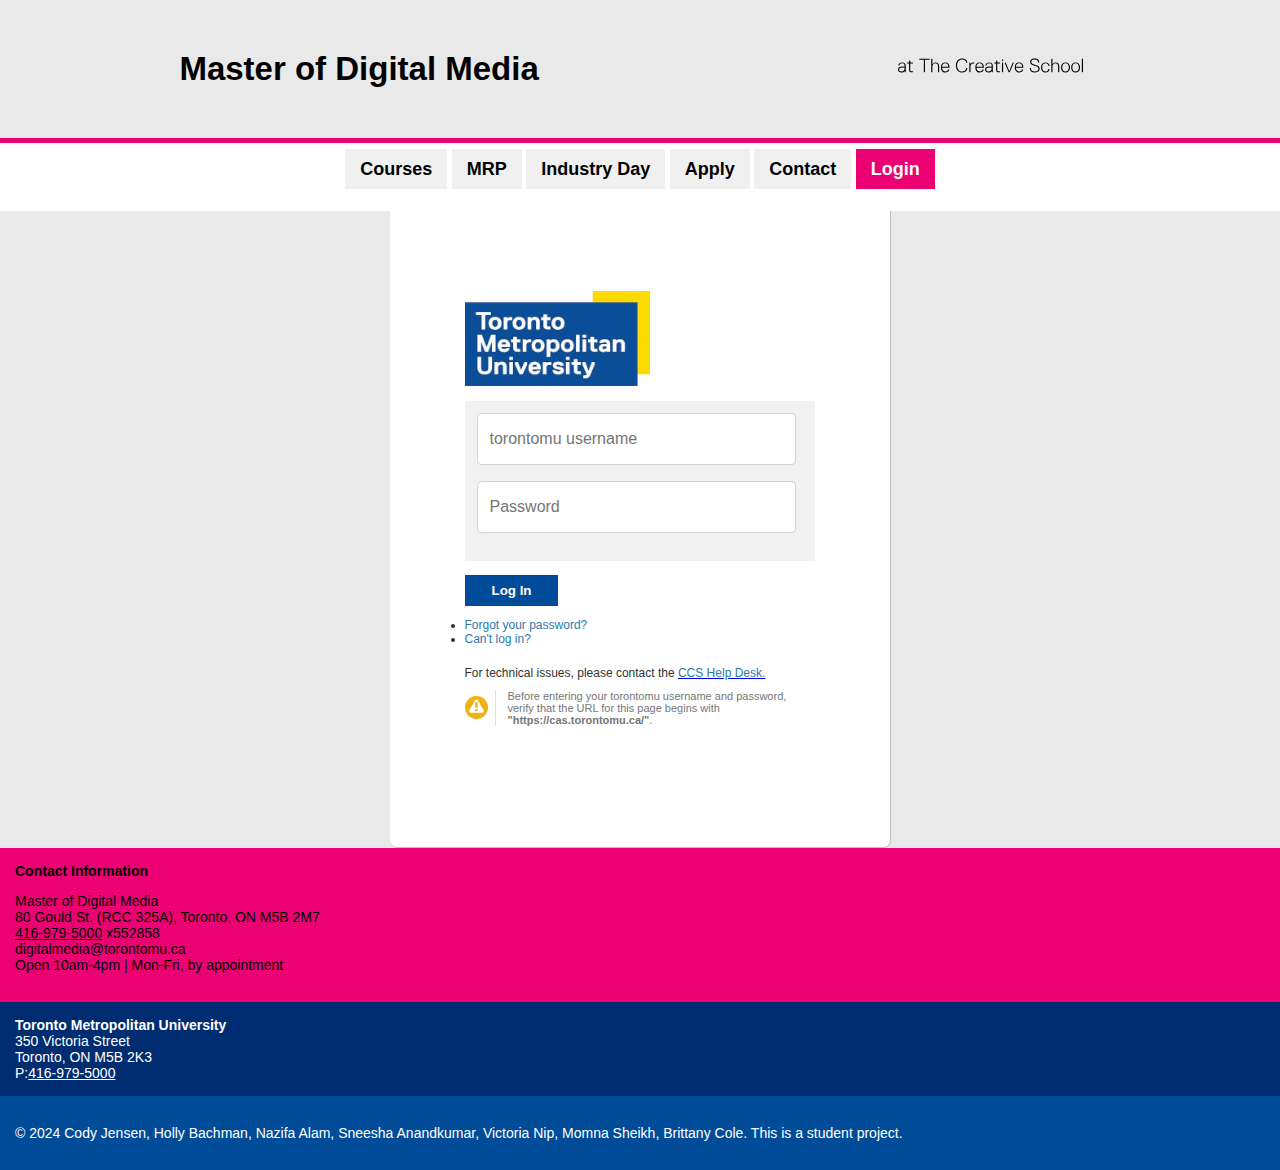
<file: pages/login.html>
<!DOCTYPE html>
<html lang="en">
    <head>
        <meta charset="UTF-8">
        <title>Login Page</title>
        <link rel="stylesheet" href="../css/common.css">
        <link rel="stylesheet" href="../css/login.css">
    </head>
    <body>

        <div class ="heading-wrapper">
            <div class="site-heading">
                <h1 class="site-heading-a" > <a href="../index.html"> Master of Digital Media  </a> </h2>
            <a href="https://www.torontomu.ca/the-creative-school/" class="logoContainer">
                <img src= "../branding/at-the-creative-school.svg" alt="The Creative School" width="300"height="23">
            </a>
            </div>
        </div>

        <!-- NAV BAR -->
        <div class="nav-break"> </div>
        <div class="horizontal-nav"> 
            <div class="container"> 
                <div class="row">
                    <nav class="horizontal-navigation">
                        <ul class="navbar">                      
                            <li>
                                <a href="courses.html"> Courses </a>
                            </li>

                            <li>
                                <a href="mrp.html"> MRP </a>
                            </li>

                            <li>
                                <a href="industry-day.html"> Industry Day </a>
                            </li>

                            <li>
                                <a href="apply.html"> Apply </a>
                            </li>

                            <li>
                                <a href="contact.html"> Contact </a>
                            </li>

                            <li>
                                <a href="login.html" class="active"> Login </a>
                            </li>
                        </ul>
                    </nav>
                </div>
            </div>
        </div>

        <!-- CONTENT -->
        <div class="contentcontainer">
            <img src="..\images\login\tmulogo.jpg"> <br>
            <div class="input">
            <input id="User" type="Text" placeholder="torontomu username" name="Username"> <br>
            <input id="Pass" type="password" placeholder="Password" name="Password"><br>
            </div>
            <p id="InCorrect" style="color: red;"></p> 
            <p id="Correct" style="color: green;"></p> 
            <button onclick="SignIn(document.getElementById('User').value, document.getElementById('Pass').value)">Log In</button>
            <li onclick="solution()"><span class= "linkcolor">Forgot your password?</span></li>
            <li onclick="solution()"><span class= "linkcolor">Can't log in?</span></li>
            <p1>For technical issues, please contact the 
                <a href="https://www.torontomu.ca/ccs/contact-it-help/"><span class= "linkcolor">CCS Help Desk.</span></a> </p1>
            <img class="alert" src="..\images\login\icon-alert.png">
            <p2>Before entering your torontomu username and password, verify that the URL for this page begins with <strong>"https://cas.torontomu.ca/"</strong>.</p2> 
        </div>

        <!-- FOOTER -->
        <footer class="local-foot">
            <div class="container">
                <strong> Contact Information </strong>
                <p> 
                    Master of Digital Media
                    <br>
                     80 Gould St. (RCC 325A), Toronto, ON M5B 2M7
                    <br>
                    <a href="tel:+14169795000">416-979-5000</a>
                     x552858
                    <br>
                     digitalmedia@torontomu.ca
                    <br>
                     Open 10am-4pm | Mon-Fri, by appointment
                </p>
            </div>
        </footer>

        <footer class="global-foot global-top-foot">
            <div class="container">
                <strong>Toronto Metropolitan University</strong>
                <br>
                350 Victoria Street
                <br>
                 Toronto, ON M5B 2K3
                <br>
                P:<a href="tel:+1416979500">416-979-5000</a>
            </div>
        </footer>        
    </body>
    <footer class="global-foot global-bot-foot">
        <div class="container">
            <p>&copy; 2024 Cody Jensen, Holly Bachman, Nazifa Alam, Sneesha Anandkumar, Victoria Nip, Momna Sheikh, Brittany Cole. This is a student project.</p>
        </div>
    </footer>
    <script>
        function SignIn (User, Pass){
            if (User == "Username" && Pass == "Password"){
                document.getElementById("Correct").innerHTML = "Login Successful.";
                document.getElementById("InCorrect").innerHTML = "";
        }
        else{
            document.getElementById("InCorrect").innerHTML = "Incorrect Username or Password.";
            document.getElementById("Correct").innerHTML = "";
        }
        }
        function solution (){
            alert("User: Username and Pass: Password");
        }
    </script>
</html>
</file>
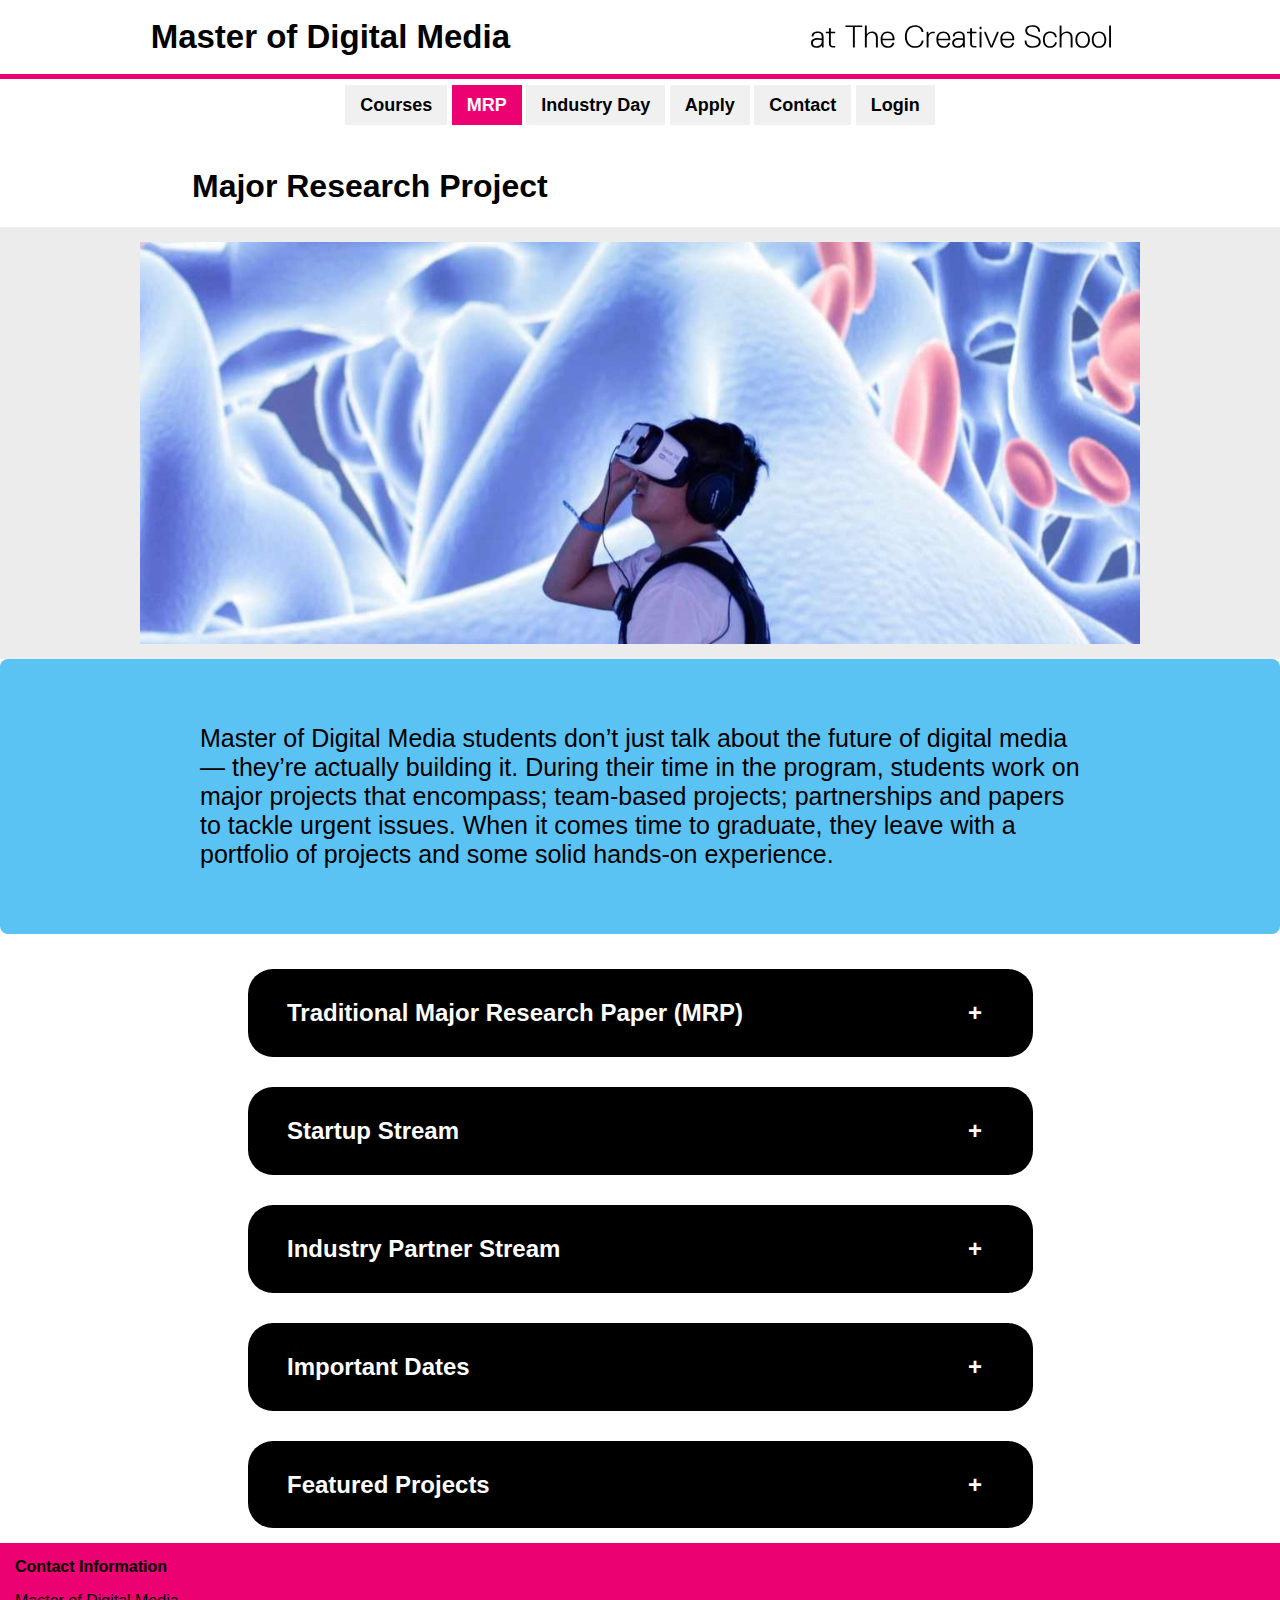
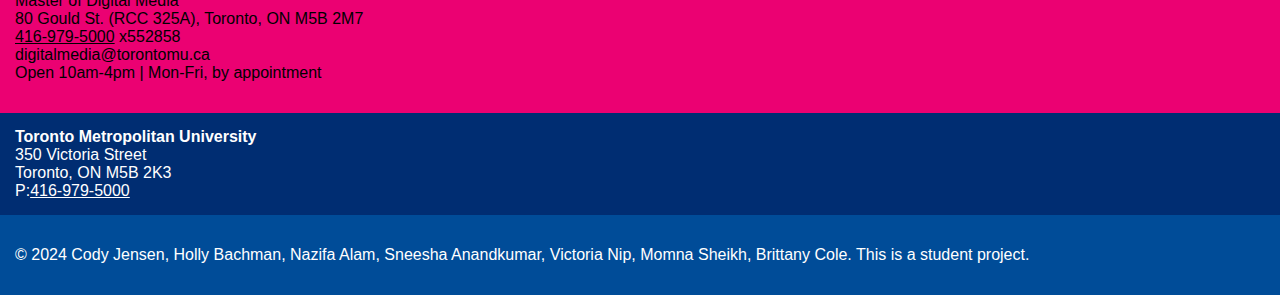
<file: pages/mrp.html>
<!DOCTYPE html>
<html lang="en">
    <head>
        <meta charset="UTF-8">
        <title>MRP Page</title>
        <link rel="stylesheet" href="../css/common.css">
        <link rel="stylesheet" href="../css/mrp.css">
    </head>
    <body>

        <div class ="heading-wrapper">
            <div class="site-heading">
                <h1 class="site-heading-a" > <a href="../index.html"> Master of Digital Media  </a> </h2>
            <a href="https://www.torontomu.ca/the-creative-school/" class="logoContainer">
                <img src= "../branding/at-the-creative-school.svg" alt="The Creative School" width="300"height="23">
            </a>
            </div>
        </div>

        <!-- NAV BAR -->
        <div class="nav-break"> </div>
        <div class="horizontal-nav"> 
            <div class="container"> 
                <div class="row">
                    <nav class="horizontal-navigation">
                        <ul class="navbar">                      
                            <li>
                                <a href="courses.html"> Courses </a>
                            </li>

                            <li>
                                <a href="mrp.html" class="active"> MRP </a>
                            </li>

                            <li>
                                <a href="industry-day.html"> Industry Day </a>
                            </li>

                            <li>
                                <a href="apply.html"> Apply </a>
                            </li>

                            <li>
                                <a href="contact.html"> Contact </a>
                            </li>

                            <li>
                                <a href="login.html"> Login </a>
                            </li>
                        </ul>
                    </nav>
                </div>
            </div>
        </div>

        <!-- CONTENT -->
        
       <div class="header">
        <h1>Major Research Project</h1>
       </div>
        <div class="grey-bkg">
            <div id="image-centre">
                    <img 
                    width="500%"
                    src="../images/mrp/web-banner-MDM-F2023.jpg">
            </div>
       </div>
       
       <div class="mrp-banner">
        <p>Master of Digital Media students don’t just talk about the future of digital media — they’re actually building it. During their time in the program, students work on major projects that encompass; team-based projects; partnerships and papers to tackle urgent issues. When it comes time to graduate, they leave with a portfolio of projects and some solid hands-on experience.</p>
       </div>
       
        <div class="mrp-card">
            <div class="MRP-dropdown">
                <h2 width="30%"> Traditional Major Research Paper (MRP) </h2>
                <button  width="30%" class="toggle-btn">+</button>
            </div>
            <div class="MRP-text">
                <div >
                    <table class="table-wrapper">
                        <tr>
                            <th>Paper/Report</th>
                            <th>Deliverable/Project</th>
                            <th>Presentation</th>
                            <th>Supervisor & accompanying forms </th>
                            <th>Evaluation </th>                      
                        </tr>
                        <tr>
                            <td> Minimum 20 page report - not including images or front/back matter & references. <br> Guide to be uploaded to D2L</td>
                            <td>Your paper/project deliverable</td>
                            <td>30 minute session with MRP supervisor & second reader <br> this presentation serves as a summary of your MRP, time for Q& A <br> Can be ppt based or written based on your preference & MRP </td>
                            <td> Supervisor & Second reader report to be submitted as one form to the MDM email</td>
                            <td>MRP presentation & Final MRP doc to be evaluated by Supervisor & Second reader </td>
                        </tr>
                    </table>
                </div>
                <div>
                    <p > Please note that students choosing this MRP option must obtain a supervisor and a second reader. They Must be someone from within TMU OR a member of YSGS and must hold a
                        Master’s Degree level education. Once you confirm, you must complete the supervisor checklist
                        form on D2L. The function of a second reader is to provide additional feedback and
                        suggestions for your MRP once the paper is in the Final Draft. Your second reader may be
                        outside the TMU network only if they have relevant experience to your MRP & a master’s
                        degree. If you secure someone, you must confirm with Namir, Lorena & Emily before
                        finalizing.</p>
                </div>                     
            </div>   
        </div>

        
        <div class="mrp-card">
            <div class="MRP-dropdown">
                <h2> Startup Stream </h2>
                <button class="toggle-btn">+</button>
            </div>
            <div class="MRP-text">
                <div>
                    <table class="table-wrapper">
                        <tr>
                        <th>Paper/Report</th>
                        <th>Deliverable/Project</th>
                        <th>Presentation</th>
                        <th>Supervisor & accompanying forms </th>
                        <th>Evaluation </th>                      
                        </tr>
                        <tr>
                        <td> A business plan with any accompany documents formatted as an MRP (min 15 pages) <br> A Reflection Paper that describes your contribution(min 10 pages). 25 pages minimum of written content- not including images or front/back matter & references <br> Guide to be uploaded to D2L </td>
                        <td>Your Minimum Viable Product, Business Plan & Reflection report.</td>
                        <td>You will give your MRP presentation on industry day to a live audience <br> 5 minutes maximum, as a summary/pitch of your product </td>
                        <td> Lorena and Namir will approve your presentation and serve as supervisor &
                            second reader on paper.</td>
                        <td>MRP presentation & Final MRP doc to be evaluated by Supervisor & Second reader </td>
                        </tr>
                    </table>
                </div>
                <p> 
                    Please note that students choosing this MRP option can receive support from the students from
                    the <strong>Master of Engineering Innovation and Entrepreneurship program (MEIE) </strong> here at TMU.
                    MEIE students will be able to assist with the first phase of your startup journey validation,
                    meaning they can help with surveying and validating your idea with your target market only.
                    <strong>They cannot assist with pitching, MVP and other items.</strong>
                </p>
            </div>
        </div>        
            
    
        <div class="mrp-card">
            <div class="MRP-dropdown">
                <h2> Industry Partner Stream </h2>
                <button class="toggle-btn">+</button>
            </div>
            <div class="MRP-text">   
                <table class="table-wrapper">
                    <tr>
                        <th>Paper/Report</th>
                        <th>Deliverable/Project</th>
                        <th>Presentation</th>
                        <th>Supervisor & accompanying forms </th>
                        <th>Evaluation </th>                      
                    </tr>
                    <tr>
                        <td> A 10 page group proposal will be developed in CW which covers all proposed activities for this partnership Weekly reflection/check-in document to be updated then condensed into Minimum 15 page report on your individual contribution. A Reflection Paper that describes your contribution (min 10). Not including images or front/back matter & references. <br> Guide to be uploaded to D2L. </td>
                        <td>Your project contribution that matches the scope of the proposal<br> Example: You develop a website we need the website link included in your report</td>
                        <td>You will give your MRP presentation on industry day to our live audience (unless project is confidential) 10 minutes maximum, as a summary of your work </td>
                        <td> Your industry partner will serve as your day to day supervisor. <br> The industry partner will fill out an evaluation form. <br> Lorena and Namir will approve your presentation and serve as supervisor & second reader on paper.</td>
                        <td>MRP presentation & Final MRP doc to be evaluated by Supervisor & Second reader <br> Evaluation form from Industry partner will be submitted </td>
                    </tr>
                </table>
                <p> Please note that industry partner selections are first come, first served, and some industry partners will require an interview before agreeing to supervise you. It is not guaranteed, so please have a backup!
                </p>
            </div>        
        </div>
        
        <div class="mrp-card">
            <div class="MRP-dropdown">
                <h2> Important Dates</h2>
                <button class="toggle-btn">+</button>
            </div>
            <div class="MRP-text">
                <ul>
                    <li>For your Traditional Research paper, If you do not secure a supervisor and second
                        reader by January 10, 2025, you must take an extra term to complete your MRP.</li>
                    <li>If you have selected Industry Partner Stream, please complete the survey to select your
                        top choices for an industry partner by November 15, 2025 (EOD).</li>
                    <li>The MRP Defence Presentation is an oral presentation which will take place at Industry
                        Day on August 8th 2024. This presentation will be 5-10 minutes per group. Your
                        presentation will be evaluated in real-time.</li>  
                    <li><a href="https://rshare.library.torontomu.ca/articles/thesis/Digital_Storytelling_Practices_for_Cultivating_Empathy_in_Children_for_E-Learning_Purposes/26871391?file=48883912"> Link to past projects can be seen here </a> </li>    
                </ul>
            </div>
        </div>
         
     
                          
        <div class="mrp-card">
            <div class="MRP-dropdown">
                <h2>Featured Projects </h3>
                <button class="toggle-btn">+</button>
            </div> 
            <div class="MRP-text">
                <div class="grey-bkg">
                    <div id="image-centre">
                        <img 
                        width="200%"
                        src="../images/mrp/mdm_heading-better-digital-world.jpg">
                    </div>
               </div>         
                <div>
                    <h3>...changing the future of learning</h3>
                    <h4> Topic: Digital Storytelling Practices for Cultivating Empathy in Children for E-Learning Purposes </h3> 
                    <p>Digital storytelling is the practice of showing stories with different types of media. It can be used
                    for educational purposes for teaching children new concepts and encouraging them to
                    participate in digital conversations. Indeed, children can actively become involved in their own
                    learning process, cognitive development can be fostered, and collaborative teaching practices
                    can be enhanced significantly. Within the learning process, empathy is an essential component
                    that allows children to share their perspectives linked to their personal identity. Empathy fosters
                    emotional intelligence, and through stories, children can promote compassion and solidarity.
                    This Major Research Paper proposes a digital storytelling model where empathy is integrated
                    into the learning process for changing children's learning outcomes. A digital story was created
                    to encourage children to interact with the narrative and understand other perspectives. Digital
                    storytelling may help bolster empathy in children's learning experiences and expand their
                    knowledge through a collaborative path.</p>

                    <a href="https://rshare.library.torontomu.ca/articles/thesis/Digital_Storytelling_Practices_for_Cultivating_Empathy_in_Children_for_E-Learning_Purposes/26871391?file=48883912"> Link to past projects can be seen here </a>
                    
                    <h3>...building digital tools that make our world more accessible</h3>
                    <h4>Topic: Access Now</h3>
                    <p>MDM graduate Maayan Ziv is the founder of AccessNow, an award-winning digital platform that
                        crowdsources information on place accessibility. Recently, AccessNow launched an initiative in
                        response to COVID-19. Maayan created AccessNow as a startup for her MRP project, and it is
                        now a fully flagged company with government-funded programming.</p>
                    <div class="iframe-centre">
                        <div style="align-content: center;">
                            <iframe width="560" height="315" src="https://www.youtube.com/embed/583FBLMhPoM?si=cb-PqwkDkO9WkXHD" title="YouTube video player" frameborder="0" allow="accelerometer; autoplay; clipboard-write; encrypted-media; gyroscope; picture-in-picture; web-share" referrerpolicy="strict-origin-when-cross-origin" allowfullscreen></iframe>
                        </div>
                    </div> 
                </div>
            </div> 
        </div> 

        <!-- FOOTER -->
        <footer class="local-foot">
            <div class="container">
                <strong> Contact Information </strong>
                <p> 
                    Master of Digital Media
                    <br>
                     80 Gould St. (RCC 325A), Toronto, ON M5B 2M7
                    <br>
                    <a href="tel:+14169795000">416-979-5000</a>
                     x552858
                    <br>
                     digitalmedia@torontomu.ca
                    <br>
                     Open 10am-4pm | Mon-Fri, by appointment
                </p>
            </div>
        </footer>

        <footer class="global-foot global-top-foot">
            <div class="container">
                <strong>Toronto Metropolitan University</strong>
                <br>
                350 Victoria Street
                <br>
                 Toronto, ON M5B 2K3
                <br>
                P:<a href="tel:+1416979500">416-979-5000</a>
            </div>
        </footer>        
    </body>
    <footer class="global-foot global-bot-foot">
        <div class="container">
            <p>&copy; 2024 Cody Jensen, Holly Bachman, Nazifa Alam, Sneesha Anandkumar, Victoria Nip, Momna Sheikh, Brittany Cole. This is a student project.</p>
        </div>
    </footer>
</html> 
<script src="../js/mrp-card.js"></script>
</file>
<file: css/common.css>
html {
	font-family: 'Replica-Bold', Arial, sans-serif;
}

.heading-wrapper{
	align-content: center;
}

.site-heading {
    color: #fff;
    font-family: 'Replica-Bold', Arial, sans-serif;
    padding: 18px 18px 18px 0;
    font-size: 2.1em;
	display: flex;
}

.site-heading-a {
    color: #ffffff;
    text-decoration: none;
	font-size: 33px;
	margin: auto;
}

.site-heading-a a 
{
	text-decoration: none;
	color:#000;
}

.logoContainer {
    top: 0;
    bottom: 0;
    margin: auto;
	align-items: right;
}

body, html {
	margin: 0;
	padding: 0;
	width: 100%;
	height: 100%;
	box-sizing: border-box;
}

.home a {
	text-decoration:none;
	color:#000;
}

.content {
	margin-top: -15px;
	background-color: #ebebeb;
	height: auto;
	overflow:visible;
}

.list-inline {
	text-decoration: none;
	display:inline-block;
}

.nav-break {
	width:100%;
	height:5px;
	background-color: #EB0172;
}

.horizontal-nav {
	background-color: #fff;
	font-family: 'Replica-Bold', Arial, sans-serif;
	box-sizing: border-box;
	display:flex;
	justify-content: center;
	align-items: center;
}

.container {
	padding-top: 15px;
	padding-bottom: 15px;
	margin-left: auto;
	margin-right: auto;
	padding-left: 15px;
	padding-right: 15px;
}

.row {
	margin-left: -15px;
	margin-right: -15px;
	display:inline-block;
}

.horizontal-navigation {
	margin-top: -15px;
	background: none;
	border-radius: 0;
	border: 0;
	box-shadow: none;
	margin-bottom: 0;	
}

.navbar {
	padding-left: 0;
	list-style: none;
	color: #000;
	font-size: 16px;
	position:relative;
}

.navbar li {
	display:inline-block;
	font-size: 18px;
	font-weight: bold;
}

.navbar a {
	text-decoration: none;
	color: #000;
	background-color: #F0F0F0;
	padding: 10px 15px;
}

.navbar a.active {
	background-color:#EB0172;
	color:#FFF;
}

.navbar a:hover {
	background-color: #A0A0A0;
	transition: all 0.3s ease;
}

/* ============= LOCAL FOOTER ================= */

footer {
	width: 100%;
	position: relative;
}

.local-foot {
	background-color: #EB0172;
	color: #000;
}

.local-foot a {
	color:#000;
}

/* ============= GLOBAL FOOTER ================= */

.global-foot a {
	color: #fff;
}

.global-top-foot {
	background-color:#002D72;
	color: #fff;
}

.global-bot-foot {
	background-color:#004C98;
	color: #fff;
}


/* Banner Section */
.banner {
    text-align: center;
    background-color: #5BC2F4;
    color: white;
    padding: 40px 20px;
    border-radius: 8px;
    margin-bottom: 20px;
}

.banner h1 {
    font-size: 54px;
    margin:0;
    color: #000;
}

.banner p {
    font-size: 16px;
    margin: 0;
}
</file>
<file: css/apply.css>
.banner {
    text-align: center;
    background-color: #5BC2F4;
    padding: 40px 20px;
    border-radius: 8px;
    margin-bottom: 20px;
}

.banner h1 {
    font-size: 54px;
    margin:0;
    color: #000;
    font-family: 'Replica-Bold', Arial, sans-serif;
}


#topimg img{
    margin-top: 30px;
    margin-left: 60px;
    margin-bottom: 30px;

}

.application-dates {
    margin: 20px auto;
    display: flex;
    background-color: white;
    padding: 20px;
    border-radius: 8px;
    box-shadow: 0 2px 4px rgba(0, 0, 0, 0.1);
    text-align: left;
    width: 100%; 
    max-width: 900px;
    font-family: 'Replica-Bold', Arial, sans-serif;
}

.application-dates {table, th, td, p{
        border: solid black;
        border-collapse: collapse;
        width: 100%;
        table-layout: fixed;
        margin: 10px;
        padding: 6px;
        font-size: 15px;
        text-align: center;
        font-family: 'Replica-Bold', Arial, sans-serif;
}
}

#mdmvideo iframe {
    float: right;
    margin: 10px;
    margin-right: 100px;
    margin-bottom: 50px;
    border: 10px solid white;
    border-radius: 8px;
    box-shadow: 0 2px 4px rgba(0, 0, 0, 0.1);
    clear: none;
}


.links {
    width: 100%;
    background: #EB0172;
    border: #EB0172;
    border-radius: 8px;
    padding: 14px;
    margin-top: 10px;
    color: black;
    font-weight: bold;
    font-size: 14px;
    font-family: 'Replica-Bold', Arial, sans-serif;
    margin-right: 15px;
}

.links:hover {
    width: 100%;
    background: #d40166;
    border: ##d40166;
    border-radius: 8px;
    padding: 14px;
    margin-top: 10px;
    color: black;
    font-weight: bold;
    font-size: 14px;
    font-family: 'Replica-Bold', Arial, sans-serif;
    cursor: pointer;
}

.link-grid {
    margin-left: 100px;
    margin-right: 30px;
}


.academic{
    margin-left: 100px;
    display: flex;
    background-color: white;
    padding: 20px;
    border-radius: 8px;
    box-shadow: 0 2px 4px rgba(0, 0, 0, 0.1);
    text-align: left;
    width: 100%; 
    max-width: 600px;
    font-family: 'Replica-Bold', Arial, sans-serif;
}

#academicimg img{
    float: right;
    margin-right: 100px;
    clear: both;
}

.internationalapplicants{
    margin-left: 100px;
    width: 45%;
    font-family: 'Replica-Bold', Arial, sans-serif;
}

.pagetext{
    margin-left: 100px;
    margin-right: 100px;
    font-family: 'Replica-Bold', Arial, sans-serif;
}

.videotext{
    margin-left: 100px;
    margin-right: 150px;
    font-family: 'Replica-Bold', Arial, sans-serif;
}

.bodytext{
    text-align: center;
    font-family: 'Replica-Bold', Arial, sans-serif;
}

.nonacademic-section {
    margin: 40px auto;
    display: flex;
    flex-direction: column;
    align-items: center; 
    font-family: 'Replica-Bold', Arial, sans-serif;
}

.requirements-card {
    width: 600px;
    background-color: white;
    border: 1px solid #ccc;
    border-radius: 8px;
    margin-bottom: 10px;
    overflow: hidden;
    transition: max-height 0.3s ease-out;
    font-family: 'Replica-Bold', Arial, sans-serif;    
}

.requirements-card:hover {
    box-shadow: 0 4px 8px rgba(0, 0, 0, 0.2);
}

.card-header {
    display: flex;
    justify-content: space-between;
    align-items: center;
    padding: 15px;
    background-color: #f0f4f8;
    cursor: pointer;
    font-family: 'Replica-Bold', Arial, sans-serif;
}

.card-header h3 {
    margin: 0;
    font-size: 18px;
    color: #000;
    font-family: 'Replica-Bold', Arial, sans-serif;
}

.toggle-btn {
    background: none;
    border: none;
    font-size: 16px;
    font-weight: bold;
    cursor: pointer;
    color: #5BC2F4;
    font-family: 'Replica-Bold', Arial, sans-serif;
}

.toggle-btn:hover {
    color: #001a70;
    font-family: 'Replica-Bold', Arial, sans-serif;
}

.card-content {
    padding: 15px;
    font-size: 14px;
    display: none; 
    color: #333;
    font-family: 'Replica-Bold', Arial, sans-serif;
}

.card-content p, li {
    margin: 0;
    line-height: 1.6;
    font-size: 15px;
    font-family: 'Replica-Bold', Arial, sans-serif;
}

.apply-card {
    margin: 40px auto;
    display: flex;
    background-color: white;
    padding: 20px;
    border-radius: 8px;
    box-shadow: 0 2px 4px rgba(0, 0, 0, 0.1);
    text-align: left;
    width: 100%; 
    max-width: 600px;
    font-family: 'Replica-Bold', Arial, sans-serif;
}

#term {
    cursor: pointer;
}

form input[type="text"], form input[type="email"]{
    width: 100%; 
    padding: 10px;
    margin-bottom: 10px; 
}

#submitButton {
    width: 100%;
    background: #EB0172;
    border: #EB0172;
    border-radius: 8px;
    padding: 14px;
    margin-top: 10px;
    color: white;
    font-weight: bold;
    font-size: 16px;
    font-family: 'Replica-Bold', Arial, sans-serif;
}

#submitButton:hover {
    width: 100%;
    background: #d40166;
    border: ##d40166;
    border-radius: 8px;
    padding: 14px;
    margin-top: 10px;
    color: white;
    font-weight: bold;
    cursor: pointer;
    font-size: 16px;
    font-family: 'Replica-Bold', Arial, sans-serif;
}
</file>
<file: css/contact.css>
body {
    color: #000000;
    background-color: #ebebeb;
    font-family: 'Replica-Bold', 'Roboto-Black', Arial, sans-serif, 
    'Font Awesome 6 Free', 'Font Awesome 6 Brands';
    font-size: 16px;
    min-width: 320px;
    margin: 0;
}
.contentcontainer {
    font-size: 14px;
    line-height: 1.42857143;
    color: #333333;
    display: block;
    unicode-bidi: isolate;
    position: center;
    min-height: 1px;
    margin: auto;
/*    padding-right: 300px;
    padding-left: 350px; */
    width: 1000px;
}
.top{
    width: 1000px;
    margin-bottom: 30px;
}
.info{
    box-sizing: border-box;
    display: block;
    unicode-bidi: isolate;
    word-wrap: break-word;
    position: relative;
    min-height: 1px;
    padding-right: 15px;
    padding-left: 15px;
}
.colorforbox{ 
    padding: 15px;
    background-color: #fff;
}
.mainList{
    margin-bottom: 15px;
    padding-left: 0;
    list-style: none;
    margin-top: 0;
    margin-bottom: 10px;
    display: block;

}
.partList {
    background-color: #000;
    border-color: #000;
    color: #fff;
    text-align: center;
    vertical-align: middle;
    font-size: 2em;
    border-radius: 60px;
    display: inline-block;
    padding-right: 5px;
    padding-left: 5px;
    width: 32px;
    margin-right: 15px;
}
.thumbnail{
    box-shadow: none;
    padding: 15px;
    display: block;
    margin-bottom: 20px;
    line-height: 1.42857143;
    background-color: #ffffff;
    border: 1px solid #dddddd;
    border-radius: 4px;
    -webkit-transition: border 0.2s ease-in-out;
    -o-transition: border 0.2s ease-in-out;
    transition: border 0.2s ease-in-out;
    word-wrap: break-word;
    margin-right: auto;
    margin-left: auto;
    display: block;
    height: auto;
    vertical-align: middle; 
    border-bottom: 10px solid #EB0172;

}
.images{
/*    border: 10px solid #EB0172;*/
    border-top: 20px solid #00A9EF;
    border-bottom: 20px solid #00A9EF;
    border-left: 208px solid #00A9EF;
    border-right: 214px solid #00A9EF;
    padding: 5px;
    max-width: 100%;
    margin-right: auto;
    margin-left: auto;
    display: block;
    height: auto;
    vertical-align: middle;
    width: 540px;
    aspect-ratio: auto 540 / 720;
}
.buttonInfo{
    font-size: 1.375em;
    background-color: #00A9EF;
    color: #fff;
    left: 10px;
    padding: 10px;
    line-height: 1.1;
    border-width: 0;
}
.format{
    padding-left: 30px;
    padding-right: 30px;
    padding-top: 10px;
}
.formButton{
    font-size: 1.375em;
    left: 10px;
    padding: 15px;
    max-width: 100%;
    border: 1px solid #949494;
    background: #fff;
    padding: 10px;
    line-height: 1em;
    margin-bottom: 15px;
    display: block;
    width: 342px;
    font-weight: bold;
}
.bottom{
    display: inline-block;
    width: 1000px;
    height: auto;
}
input{
    border: 1px solid #949494;
    background: #fff;
    padding: 10px;
    line-height: 1em;
    margin-bottom: 15px;
    display: block;
    width: 320px;
}
.inputMessage{
    border: 1px solid #949494;
    background: #fff;
    padding: 10px;
    line-height: 1em;
    margin-bottom: 15px;
    display: block;
    width: 320px;
    height: 200px;
}
select{
    border: 1px solid #949494;
    background: #fff;
    padding: 10px;
    line-height: 1em;
    margin-bottom: 15px;
    display: block;
    width: 342px;
}
label{
    line-height: 1;
    color: black;
    margin-block-start: 0.83em;
    margin-block-end: 0.83em;
    font-weight: bold;
}
form{
    padding: 15px;
    display: inline;
    margin-bottom: 20px;
    border-radius: 4px;
    word-wrap: break-word;
    margin-right: auto;
    margin-left: auto;
    display: block;
    height: auto;
    vertical-align: middle;
    max-width: 100%;
    margin-top: 20px;
    margin-right: auto;
    margin-left: auto;
    display: block;
    height: auto;
    vertical-align: middle;
    width: 342px;
}
h1{
    line-height: 1;
    font-size: 30px;
    line-height: 1.1;
    color: black;
    display: block;
    margin-block-start: 0.83em;
    margin-block-end: 0.83em;
    font-weight: bold;

}
h2{
    font-size: 1.4em;
    line-height: 1;
    margin-top: 20px;
    margin-bottom: 10px;
    font-weight: bold;
    color: #000000;
    margin-block-start: 1em;
    margin-block-end: 1em;
    display: block;
}
p{
    display: block;
    margin-block-start: 1em;
    margin-block-end: 1em;
    margin-inline-start: 0px;
    margin-inline-end: 0px;
    unicode-bidi: isolate;
    color: #000000;
}
.pspecial{
    display: block;
    margin-block-start: 1em;
    margin-block-end: 1em;
    margin-inline-start: 0px;
    margin-inline-end: 0px;
    unicode-bidi: isolate;
    color: #000000;
    font-size: 25px;
    text-align: center;
}
</file>
<file: css/courses.css>
/* Hero Image */
.hero-image {
    display: flex;
    width: 100%;
}

/* Courses Section */
.courses-section {
    margin: 40px auto;
    display: flex;
    flex-direction: column;
    align-items: center; /* Horizontally center the section */
}

.courses-section h2 {
    font-size: 24px;
    margin-bottom: 20px;
    color: #0033a0;
    text-align: center;
}

/* Courses Grid */
.courses-grid {
    display: flexbox;
    grid-template-columns: repeat(auto-fill, minmax(280px, 1fr));
    gap: 20px;
}

/* Course Card */
.course-card {
    width: 600px;
    background-color: white;
    border: 1px solid #ccc;
    border-radius: 8px;
    margin-bottom: 10px;
    overflow: hidden;
    transition: max-height 0.3s ease-out;    
}

.course-card h3 {
    font-size: 18px;
    margin: 0 0 10px;
    color: #5BC2F4;
}

.course-card p {
    font-size: 14px;
    margin: 0;
}

.course-card:hover {
    box-shadow: 0 4px 8px rgba(0, 0, 0, 0.2);
}

.card-header {
    display: flex;
    justify-content: space-between;
    align-items: center;
    padding: 15px;
    background-color: #f0f4f8;
    cursor: pointer;
}

.card-header h3 {
    margin: 0;
    font-size: 18px;
    color: #000;
}

.toggle-btn {
    background: none;
    border: none;
    font-size: 16px;
    font-weight: bold;
    cursor: pointer;
    color: #5BC2F4;
}

.toggle-btn:hover {
    color: #001a70;
}

.card-content {
    padding: 15px;
    font-size: 14px;
    display: none; /* Hidden by default */
    color: #333;
}

.card-content p {
    margin: 0;
    line-height: 1.6;
}

/* Graduation Pathways Section */
.graduation-pathways {
    margin: 40px auto; /* Center horizontally */
    text-align: center;
    max-width: 1200px; /* Constrain the maximum width */
    display: flex;
    flex-direction: column;
    align-items: center; /* Center content horizontally */
}

.graduation-pathways p {
    font-size: 16px;
    color: #333;
    margin-bottom: 30px;
    text-align: center;
}

/* Pathways Grid */
.pathways-grid {
    display: flex;
    flex-direction: row; /* Align cards side by side */
    justify-content: center; /* Center the cards */
    gap: 20px; /* Add space between cards */
    flex-wrap: wrap; /* Allow wrapping on smaller screens */
}

/* Pathway Card */
.pathway-card {
    background-color: white;
    padding: 20px;
    border-radius: 8px;
    box-shadow: 0 2px 4px rgba(0, 0, 0, 0.1);
    text-align: left;
    width: 100%; /* Allow cards to adjust width */
    max-width: 300px; /* Constrain card width */
}
.pathway-card h3 {
    font-size: 20px;
    margin: 0 0 10px;
    color: #5BC2F4;
    padding-bottom: 5px;
}

.pathway-card p, .pathway-card ul, .pathway-card h4 {
    font-size: 14px;
    line-height: 1.6;
    margin-bottom: 10px;
}

.pathway-card hr {
    border: none;
    border-top: 2px solid #5BC2F4;
    margin: 10px 0;
}

.pathway-card ul {
    list-style: disc;
    margin-left: 20px;
}

.pathway-card ul li {
    margin-bottom: 5px;
}

.wide-card {
    margin-top: 20px;
    width: 100%;
    max-width: 1200px; /* Constrain the maximum width */
}

.courses-image-square 
{
    width: 400px;
    height:300px;
    border: 1px solid #ccc;
    border-radius: 8px;
}

#open-all 
{
    background-color: white;
    padding: 20px;
    border-radius: 8px;
    box-shadow: 0 2px 4px rgba(0, 0, 0, 0.1);
    text-align: left;
    width: 100%; /* Allow cards to adjust width */
    max-width: 300px; /* Constrain card width */
    height: 100%;
    max-height: 100px;
}

#close-all
{
    background-color: white;
    padding: 20px;
    border-radius: 8px;
    box-shadow: 0 2px 4px rgba(0, 0, 0, 0.1);
    text-align: center;
    align-content: center;
    width: 100%; /* Allow cards to adjust width */
    max-width: 100px; /* Constrain card width */
    height: 100%;
    max-height: 10px;
}
</file>
<file: css/industry.css>
/* Hero Image */
.hero-image {
    width: 100%;
}

/* General Layout */
.content.container {
    display: flex; /* Use flexbox for horizontal alignment */
    flex-wrap: wrap; /* Allow wrapping for responsiveness */
    gap: 20px; /* Space between sections */
    justify-content: space-between; /* Spread sections evenly */
}

/* Banner Section */
.banner {
    flex: 2; /* Occupy more space in the row */
    text-align: center;
    background-color: #5BC2F4;
    padding: 20px;
    border-radius: 8px;
    line-height:1.4;
    display:flex;
    flex-direction:column;
    justify-content: center;
}

.banner h1 {
  font-size: 32px;
  font-weight:bold;
  margin:0;
}
.banner p {
  font-size: 16px;
  color: #555;
  margin:10px 0 0;
}

/* Event Details */
.event-details {
    flex: 1; /* Smaller section next to banner */
    background-color: #ffffff;
    padding: 20px;
    border-radius: 8px;
    box-shadow: 0 2px 4px rgba(0, 0, 0, 0.1);
    display:flex; 
    flex-direction:column;
    justify-content:center;
    line-height:1.5;
}

.event-details h2 {
  font-size: 20px;
  margin: 0 0 10px;
}

.event-details p {
  font-size: 14px;
  margin: 5px 0;
}

/* Button Grid */

.cohort-buttons {
    flex: 0.5; /* Align buttons section to the right of the carousel */
    background-color: #ffffff;
    padding: 20px;
    border-radius: 8px;
    box-shadow: 0 2px 4px rgba(0, 0, 0, 0.1);
}

.cohort-buttons h2 {
  font-size: 1.8rem;
  margin-bottom: 20px;
}

.button-grid {
  display: grid;
  grid-template-columns: repeat(auto-fill, minmax(150px, 1fr));
  column-gap: 75px;
  row-gap: 20px;
  margin: 0 auto;
  justify-items: center;
  background-color: #F0F4F8;
  padding: 20px 50px;
  border-radius: 8px;
}

.button-card {
  display: flex;
  align-items:center;
  justify-content:space-between;
  background: linear-gradient(to right, #ff0077, #ff00aa);
  color: #fff;
  text-decoration: none;
  border-radius: 10px;
  width: 100%;
  max-width: 300px;
  padding: 10px 20px;
  transition: transform 0.3s, box-shadow 0.3s;
}
.button-card:hover {
  transform: scale(1.05);
  box-shadow: 0 4px 15px rgba(0, 0, 0, 0.2);
}

.button-content {
  display:flex;
  justify-content:space-between;
  width:100%;
}

.button-content h3 {
  margin: 0;
  font-size: 1.4rem;
  text-align: left; 
}
.button-content p {
  margin: 5px 0 0;
  font-size: 1rem;
  text-align:right;
}


/* Carousel -- TO BE MOVED TO SEPARATE CSS FILE */
.carousel-container {
    position: relative;
    flex: 2;
    margin: 0 auto;
    overflow: hidden; /* Ensures only one item is visible */
    background-color: #f0f4f8; /* Light background */
    border-radius: 8px;
    padding: 20px 0;
}

.carousel {
    display: flex; /* Align items in a row */
    transition: transform 0.5s ease-in-out; /* Smooth sliding */
    gap: 0; /* No extra gap between items */
    width: 100%;
    height:auto;
}

.carousel-item {
    width:100%; /* Each item takes the full container width */
    height:100%;
    flex-shrink: 0; /* Prevent shrinking */
    text-align: center;
    background-color: #F5F5F5;
    border-radius: 8px;
    box-shadow: 0 2px 4px rgba(0, 0, 0, 0.1);
    overflow: hidden;
    display:flex;
    padding:20px;
}

.carousel-image {
    width: 100%; /* Full width for images */
    height: auto; /* Maintain aspect ratio */
    border-radius: 8px 8px 0 0; /* Rounded corners for the top */
    margin-right:1000px;
}

.carousel-details {
    width: 400px; 
    padding: 16px;
    padding-right: 50px;
}

.carousel-btn {
    position: absolute;
    top: 50%;
    transform: translateY(-50%);
    background-color: #0033a0;
    color: white;
    border: none;
    padding: 10px 20px;
    cursor: pointer;
    border-radius: 50%;
    font-size: 18px;
    z-index: 10;
}

.prev-btn {
    left: 10px;
}

.next-btn {
    right: 10px;
}

.carousel-btn:hover {
    background-color: #002080;
}

.profile-container {
  display:flex;
}

.profile-img {
  width: 80%;
}

.profile-img-small {
  width: 50%;
  padding:5px;
}
</file>
<file: css/login.css>
body {
    background-color: #e9e9e9;
    margin: 0;
    font-family: Arial, Helvetica, sans-serif;
    font-size: 14px;
}
.contentcontainer {
	width: 350px;
    background-color: #fff;
    margin: auto;
    padding: 80px 75px 120px 75px;
    color: #333;
    border-radius: 0 0 0.5em 0.5em;
    border-right: 1px solid #c0c0c0;
    border-bottom: 1px solid #c0c0c0;
}
img {
    width: 185px;
    height: 95px;
}
input{
display: block;
    width: 90%;
    height: calc(1.5em + .75rem + 2px);
    padding: .375rem .75rem;
    font-size: 1rem;
    font-weight: 400;
    line-height: 1.5;
    color: #495057;
    background-color: #fff;
    background-clip: padding-box;
    border: 1px solid #ced4da;
    border-radius: .25rem;
    transition: border-color .15s ease-in-out, box-shadow .15s ease-in-out;

}
.input{
	background-color: #f1f1f1;
    padding: 12px;
    margin-top: 12px;
    margin-bottom: 12px;

}
button{
	background-color: #004c9b;
    color: #fff;
    display: inline-block;
    font-weight: bold;
    padding: 8px 27px;
    text-decoration: none;
    border: none;
    border-radius: 0;
    cursor: pointer;

    margin-bottom: 12px;
}
li {
    font-size: 12px;
}
.linkcolor{
	color: #2d78af;
}
p1 {
    display: block;
    margin-block-start: 1em;
    margin-block-end: 1em;
    margin-inline-start: 0px;
    margin-inline-end: 0px;
    unicode-bidi: isolate;
    font-size: 12px;
    margin-top: 20px;
}
.alert{
	display:block;
	width: 23px;
    height: 23px;
    padding-top: 12px;
    margin-block: -8px;
}
p2{
	display:inline-block;
	font-size: 11px;
    color: #767676;
    border-left: 1px solid #dedede;
    padding-left: 12px;
    margin-top: -50px;
    margin-left: 30px;
}
</file>
<file: css/mrp.css>
h1{
    font-family: 'Replica-Bold', Arial, sans-serif;
}

h2{
    font-family: 'Replica-Bold', Arial, sans-serif;
   
    width: 90%;
}

h3{
    font-family: 'Replica-Bold', Arial, sans-serif;  
    background-color: #5a8bc5;
    padding: 2%;
    }

h4{
    font-family: 'Replica-Bold', Arial, sans-serif;
}

.header{
    padding-left: 15%;
    margin: auto;
    justify-content: left;
    align-items: center;
}

.mrp-banner {
    font-family: 'Replica-Bold', Arial, sans-serif;
    font-size: 25px ;
    background-color: #5BC2F4;
    padding: 40px 200px;
    border-radius: 8px;
    margin-bottom: 20px;
}

/*cards that have a click state (+ to -) */
.MRP-dropdown {
    display: flex;
    font-family: 'Replica-Bold', Arial, sans-serif;    
    padding: 10px 20px 10px 15px;
    background-color: black;
    color:white;
    height: fit-content;  
    width: 60%;  
    margin: auto;
    border-radius:25px;
    justify-content: center;
    align-items: center;
    overflow: hidden;
}

.toggle-btn {
    background: none;
    border: none;
    font-size: 24px;
    font-weight: bold;
    cursor: pointer;
    color: white;
}

.MRP-wrapper {
    display: flex;
}

.table-wrapper {
    margin: auto;
    padding-left: 5%;
    Padding-right: 5%;
    justify-content: center;
    align-items: center;
}

.iframe-centre{
    display: flex;
    align-items: center;
    margin: auto;    
    justify-content: center;
}

.grey-bkg{
    background-color: #ececec;
    padding:15px;
}

#image-centre{
    padding:auto;
    width: 200px;
    display: flex;
    align-items: center;
    margin: auto;    
    justify-content: center;
}

.mrp-card{
    padding: 15px;
}

.MRP-text {
    width:60%;
    padding: 15px;
    margin: auto;
    justify-content: center;
    align-items: center;
    display: none; /* Hidden by default */
}

th {
    background-color: #3e7ba9;
    padding: 10px; 
    margin: 50px;
}

td {
    background-color: #ececec;
    padding: 10px; 
    margin: 50px;
    border: 1px solid black;
}
</file>
<file: css/landing.css>
select {
    /* Reset */
    appearance: none;
    border: 0;
    outline: 0;
    font-family: 'Replica-Bold', Arial, sans-serif;
    font-size: 25px;
    /* Personalize */
    width: 20rem;
    padding: 1rem 1rem 1rem 1rem;
    background: var(--arrow-icon) no-repeat right 0.8em center / 1.4em,
      linear-gradient(to left, var(--arrow-bg) 3em, var(--select-bg) 3em);
    color: black;
    border-radius: 0.25em;
    box-shadow: 0 0 1em 0 rgba(0, 0, 0, 0.2);
    cursor: pointer;

    /* Remove IE arrow */
    :-ms-expand {
      display: none;
    }

    /* Remove focus outline */
    :focus {
      outline: none;
    }
    /* <option> colors */
    option {
      color: inherit;
      background-color: var(--option-bg);
    }
  }

.dropdown-select{
  display: flex;
  width: 100%;
  font-family: 'Replica-Bold', Arial, sans-serif;
  justify-content: center;
  padding-top:2%;
  padding-bottom:2%;
  background-color:#ececec;

}

button{
  background-color: black;
  font-weight: 800;
  color: #ececec;
  margin: 10px;
  padding: 10px;
  width: 50px;
  height: 50px;
  border-radius: 8px;
}

#iam{
  font-size: 30px;
  margin: 12px;
  padding-left: 10px;
  padding-right: 40px;
}

.news-banner {
  display: flex;
  font-family: 'Replica-Bold', Arial, sans-serif;
  font-size: 25px ;
  color: black;
  background-color: #ececec;
  justify-content: center;
  align-items: center;
  margin: 5%;
  padding: 20px 40px;
  border-radius: 8px;
}

.title-banner {
  
  font-family: 'Replica-Bold', Arial, sans-serif;
  font-weight: 700;
  font-size: 25px ;
  color: black;
  background-color: #5bc1f2;
  padding:15px;
  justify-content: center;
  align-items: center;
  text-align: center;
  margin: 5%;
  padding: 20px 40px;
  border-radius: 8px;
}

#blue-bold-text{
  font-family: 'Replica-Bold', Arial, sans-serif;
  padding:5px;
  font-weight: 800;
  color: #004C9B;
  justify-content:center;
  align-items: center;
  margin: auto;
}

.blue-bkg{
  background-color: #5bc1f2;
  padding:15px;
}

.grey-bkg{
  background-color:#ececec;
  display: flex;
  justify-content: center;
}

.grey-bkg-two{
  background-color:#ececec;
  display:flex

}

.img{
  display: flex;
  justify-content: center;
  align-items: center;
  width: 50px;
  margin: auto;
}

.flex-column{
  display:flex;
  margin: auto;
  align-items: center;
  justify-content: right;
}

/*sections to help define js*/
#calendar-studentsection{
  display: flex; 
  display: none; /*hidden by default*/
  justify-content: center;
  margin: 15px;
  
}

#calendar-applicantsection{
  display: flex;
  display: none; /*hidden by default*/
  justify-content: center;
  margin: 15px;

}

.content-section{
  display:flex ;
  margin: auto;
  flex-direction: row;
  justify-content: center;
}

/*content divs*/
.student-calendar{
  margin-top: 0px;
  margin-right: 25px;
  padding:25px;
  align-content: left;

}

.applicant-calendar{
  margin-top: 0px;
  margin-right: 25px;
  padding:25px;
}

/*content divs*/
.calendar-studentcontent{
  display: flex;
  flex-direction: column;
  padding: 15px;

}

.calendar-applicantcontent{
  display: flex;
  flex-direction: column;
  padding: 15px;

}

/*used in all info card*/
.calendar-card{ 
  padding: 15px;
  text-decoration: none;
  font-family: 'Replica-Bold', Arial, sans-serif;
  background-color: #ececec;
  border-radius: 8px;
  margin: 15px;
}
</file>
